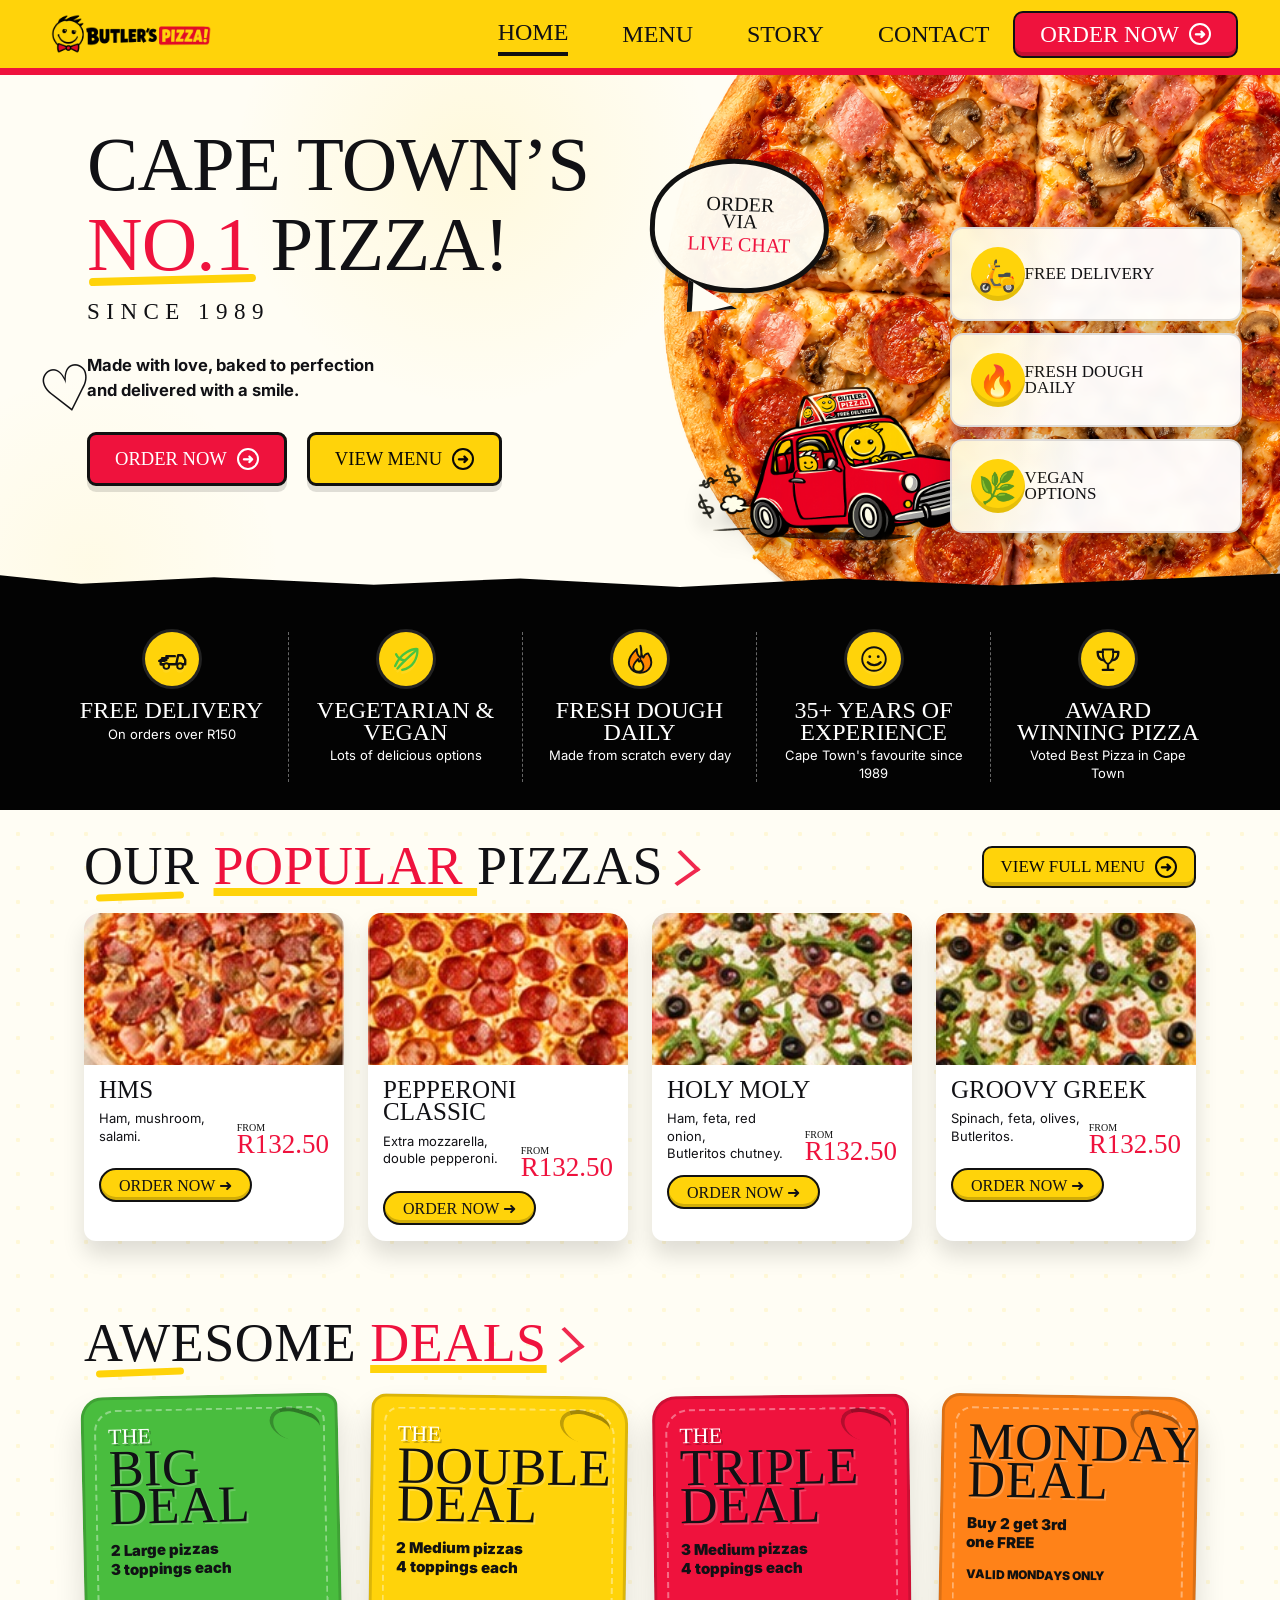
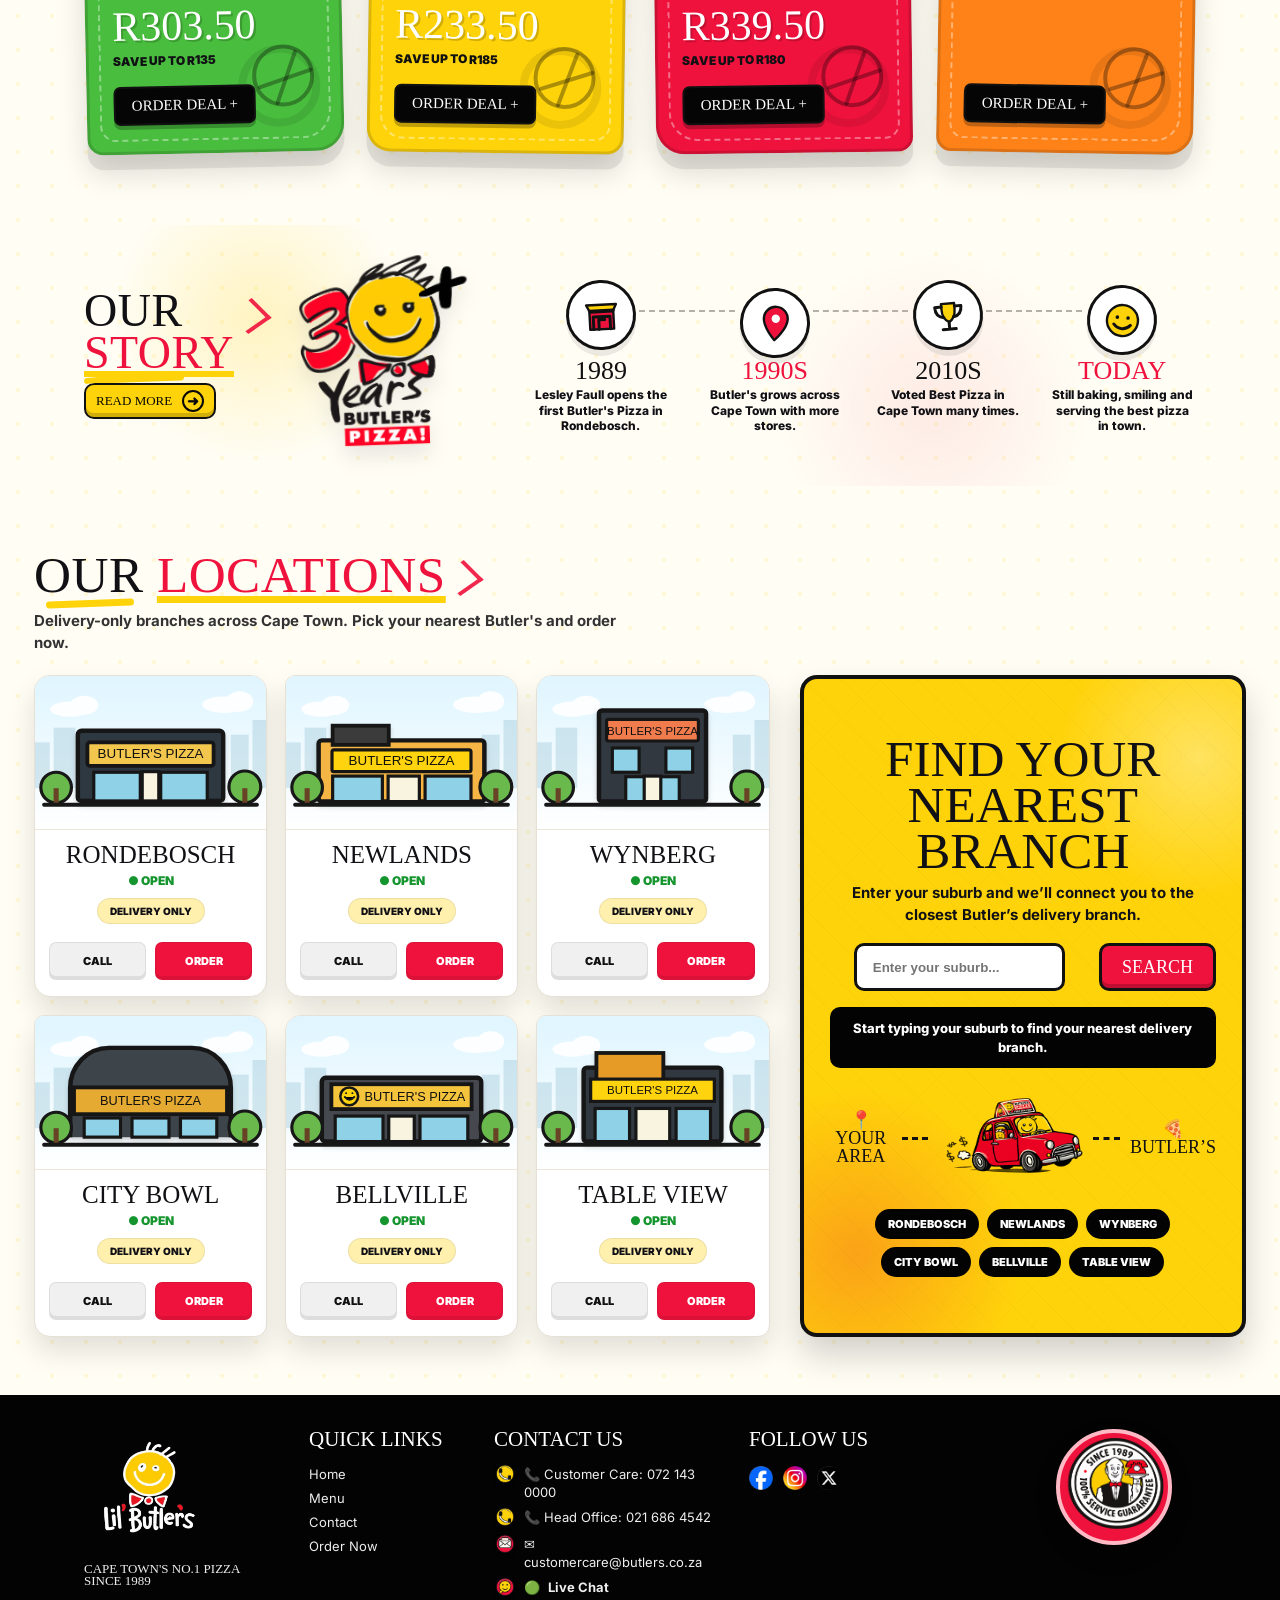
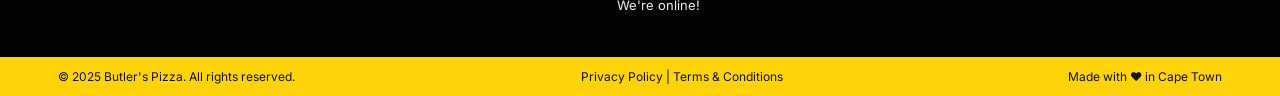
<file: index.html>
<!DOCTYPE html>

<html lang="en">
<head>
<meta charset="utf-8"/>
<meta content="width=device-width, initial-scale=1.0" name="viewport"/>
<title>
   Butler's Pizza
  </title>
<link href="https://fonts.googleapis.com" rel="preconnect"/>
<link crossorigin="" href="https://fonts.gstatic.com" rel="preconnect"/>
<link href="https://fonts.googleapis.com/css2?family=Chewy&amp;family=Inter:wght@500;700;800;900&amp;display=swap" rel="stylesheet"/>
<link href="styles.css" rel="stylesheet"/>
</head>
<body class="home-page">
<header class="site-header">
<a class="brand" href="index.html">
<img alt="Butler's Pizza" src="assets/main-logo.png"/>
</a>
<nav class="main-nav">
<a class="active" href="index.html">
     Home
    </a>
<a href="menu.html">
     Menu
    </a>
<a href="story.html">
     Story
    </a>
<a href="contact.html">
     Contact
    </a>
</nav>
<a class="top-order" href="order-now.html">
    Order Now
    <span class="circle-icon">
     ➜
    </span>
</a>
</header>
<main>
<section aria-labelledby="home-classic-title" class="home-classic-hero">
<div class="home-classic-copy">
<h1 id="home-classic-title">
<span class="home-classic-line">Cape Town’s</span>
<span class="home-classic-line"><strong>No.1</strong> Pizza!</span>
</h1>
<p class="home-classic-since">Since 1989</p>
<p class="home-classic-description">
      Made with love, baked to perfection<br/>
      and delivered with a smile.
    </p>
<div class="home-classic-actions">
<a class="btn red" href="order-now.html">
        Order Now <span class="circle-icon">➜</span>
</a>
<a class="btn yellow" href="menu.html">
        View Menu <span class="circle-icon">➜</span>
</a>
</div>
</div>
<a aria-label="Order via live chat" class="home-classic-chat" href="contact.html">
<span>Order</span>
<span>via</span>
<strong>Live Chat</strong>
</a>
<img alt="Fresh Butler's pizza" class="home-classic-pizza" src="assets/home-hero-pizza.png"/>
<img alt="Butler's Pizza delivery car" class="home-classic-car" src="assets/delivery-car.png"/>
<div aria-label="Butler's Pizza benefits" class="home-classic-badges">
<div class="home-classic-badge">
<span aria-hidden="true" class="home-classic-badge-icon">🛵</span>
<strong>Free Delivery</strong>
</div>
<div class="home-classic-badge">
<span aria-hidden="true" class="home-classic-badge-icon">🔥</span>
<strong>Fresh Dough<br/>Daily</strong>
</div>
<div class="home-classic-badge">
<span aria-hidden="true" class="home-classic-badge-icon">🌿</span>
<strong>Vegan<br/>Options</strong>
</div>
</div>
<span aria-hidden="true" class="home-classic-heart">♡</span>
<span aria-hidden="true" class="home-classic-cloud home-classic-cloud-one"></span>
<span aria-hidden="true" class="home-classic-cloud home-classic-cloud-two"></span>
<span aria-hidden="true" class="home-classic-rays home-classic-rays-left"></span>
<span aria-hidden="true" class="home-classic-rays home-classic-rays-right"></span>
<span aria-hidden="true" class="home-classic-star">☆</span>
</section>
<section class="feature-band">
<article>
<span aria-hidden="true" class="feature-icon feature-svg">
<svg viewbox="0 0 72 72">
<path class="svg-stroke" d="M14 47h31l4-19h9l6 10v9h-7">
</path>
<path class="svg-stroke" d="M20 47h-8v-9h12">
</path>
<circle class="svg-fill yellow" cx="24" cy="51" r="6">
</circle>
<circle class="svg-fill yellow" cx="53" cy="51" r="6">
</circle>
<path class="svg-stroke" d="M24 30h18M15 34h12M9 40h11">
</path>
</svg>
</span>
<h3>
      Free Delivery
     </h3>
<p>
      On orders over R150
     </p>
</article>
<article>
<span aria-hidden="true" class="feature-icon feature-svg">
<svg viewbox="0 0 72 72">
<path class="svg-stroke green" d="M13 51C26 21 51 14 60 15c1 18-8 39-32 44">
</path>
<path class="svg-stroke green" d="M18 56c12-14 24-24 39-38">
</path>
<path class="svg-stroke green" d="M33 39c-9-1-15-6-18-13">
</path>
</svg>
</span>
<h3>
      Vegetarian &amp; Vegan
     </h3>
<p>
      Lots of delicious options
     </p>
</article>
<article>
<span aria-hidden="true" class="feature-icon feature-svg">
<svg viewbox="0 0 72 72">
<path class="svg-fill orange" d="M37 8c5 12-2 17 6 25 3-8 10-9 10-9 7 10 9 19 5 28-4 8-12 13-22 13S18 60 14 51c-5-12 3-25 15-36-1 11 4 15 8 19 4-7 1-15 0-26z">
</path>
<path class="svg-fill yellow" d="M37 38c5 7 8 11 6 17-1 5-5 8-10 8s-10-3-11-8c-2-7 5-13 10-19 0 6 3 8 5 2z">
</path>
</svg>
</span>
<h3>
      Fresh Dough Daily
     </h3>
<p>
      Made from scratch every day
     </p>
</article>
<article>
<span aria-hidden="true" class="feature-icon feature-svg">
<svg viewbox="0 0 72 72">
<circle class="svg-fill yellow" cx="36" cy="36" r="25">
</circle>
<circle class="svg-fill ink" cx="27" cy="31" r="3">
</circle>
<circle class="svg-fill ink" cx="45" cy="31" r="3">
</circle>
<path class="svg-stroke" d="M23 43c7 8 20 8 27 0">
</path>
</svg>
</span>
<h3>
      35+ Years of Experience
     </h3>
<p>
      Cape Town's favourite since 1989
     </p>
</article>
<article>
<span aria-hidden="true" class="feature-icon feature-svg">
<svg viewbox="0 0 72 72">
<path class="svg-fill yellow" d="M25 16h22v9c0 11-5 19-11 22-6-3-11-11-11-22z">
</path>
<path class="svg-stroke" d="M25 21H14c0 12 5 17 14 18M47 21h11c0 12-5 17-14 18M36 47v9M25 59h22">
</path>
</svg>
</span>
<h3>
      Award Winning Pizza
     </h3>
<p>
      Voted Best Pizza in Cape Town
     </p>
</article>
</section>
<section class="section popular-section">
<div class="section-head">
<h2 class="section-title">
      Our
      <span>
       Popular
      </span>
      Pizzas
     </h2>
<a class="btn yellow small" href="menu.html">
      View Full Menu
      <span class="circle-icon">
       ➜
      </span>
</a>
</div>
<div class="pizza-grid">
<article class="pizza-card">
<img src="assets/pizza-hms.jpg"/>
<div class="pizza-body">
<h3>
        HMS
       </h3>
<div class="pizza-info">
<p>
         Ham, mushroom,
         <br/>
         salami.
        </p>
<div class="price">
<span class="from">
          From
         </span>
         R132.50
        </div>
</div>
<div class="card-row">
<a class="order-card" href="order-now.html">
         Order Now ➜
        </a>
</div>
</div>
</article>
<article class="pizza-card">
<img src="assets/pizza-pepperoni.jpg"/>
<div class="pizza-body">
<h3>
        Pepperoni Classic
       </h3>
<div class="pizza-info">
<p>
         Extra mozzarella,
         <br/>
         double pepperoni.
        </p>
<div class="price">
<span class="from">
          From
         </span>
         R132.50
        </div>
</div>
<div class="card-row">
<a class="order-card" href="order-now.html">
         Order Now ➜
        </a>
</div>
</div>
</article>
<article class="pizza-card">
<img src="assets/pizza-holy-moly.jpg"/>
<div class="pizza-body">
<h3>
        Holy Moly
       </h3>
<div class="pizza-info">
<p>
         Ham, feta, red onion,
         <br/>
         Butleritos chutney.
        </p>
<div class="price">
<span class="from">
          From
         </span>
         R132.50
        </div>
</div>
<div class="card-row">
<a class="order-card" href="order-now.html">
         Order Now ➜
        </a>
</div>
</div>
</article>
<article class="pizza-card">
<img src="assets/pizza-groovy-greek.jpg"/>
<div class="pizza-body">
<h3>
        Groovy Greek
       </h3>
<div class="pizza-info">
<p>
         Spinach, feta, olives,
         <br/>
         Butleritos.
        </p>
<div class="price">
<span class="from">
          From
         </span>
         R132.50
        </div>
</div>
<div class="card-row">
<a class="order-card" href="order-now.html">
         Order Now ➜
        </a>
</div>
</div>
</article>
</div>
</section>
<section class="section deals-section">
<div class="section-head">
<h2 class="section-title">
      Awesome
      <span>
       Deals
      </span>
</h2>
</div>
<div class="deal-grid">
<article class="deal-card green-card">
<span aria-hidden="true" class="deal-scribble">
</span>
<small>
       The
      </small>
<h3>
       Big Deal
      </h3>
<p>
       2 Large pizzas
       <br/>
       3 toppings each
      </p>
<strong>
       R303.50
      </strong>
<em>
       Save up to R135
      </em>
<a href="order-now.html">
       Order Deal +
      </a>
<span aria-hidden="true" class="deal-pizza-doodle">
</span>
</article>
<article class="deal-card yellow-card">
<span aria-hidden="true" class="deal-scribble">
</span>
<small>
       The
      </small>
<h3>
       Double Deal
      </h3>
<p>
       2 Medium pizzas
       <br/>
       4 toppings each
      </p>
<strong>
       R233.50
      </strong>
<em>
       Save up to R185
      </em>
<a href="order-now.html">
       Order Deal +
      </a>
<span aria-hidden="true" class="deal-pizza-doodle">
</span>
</article>
<article class="deal-card red-card">
<span aria-hidden="true" class="deal-scribble">
</span>
<small>
       The
      </small>
<h3>
       Triple Deal
      </h3>
<p>
       3 Medium pizzas
       <br/>
       4 toppings each
      </p>
<strong>
       R339.50
      </strong>
<em>
       Save up to R180
      </em>
<a href="order-now.html">
       Order Deal +
      </a>
<span aria-hidden="true" class="deal-pizza-doodle">
</span>
</article>
<article class="deal-card orange-card">
<span aria-hidden="true" class="deal-scribble">
</span>
<h3>
       Monday Deal
      </h3>
<p>
       Buy 2 get 3rd
       <br/>
       one FREE
      </p>
<em>
       Valid Mondays only
      </em>
<a href="order-now.html">
       Order Deal +
      </a>
<span aria-hidden="true" class="deal-pizza-doodle">
</span>
</article>
</div>
</section>
<section class="section story-section">
<div class="story-title">
<h2 class="section-title">
      Our
      <span>
       Story
      </span>
</h2>
<a class="btn yellow tiny" href="story.html">
      Read More
      <span class="circle-icon">
       ➜
      </span>
</a>
</div>
<img alt="30 years" class="story-badge" src="assets/logo-30-years-trim.png"/>
<div class="timeline">
<article>
<div aria-hidden="true" class="icon timeline-icon">
<svg viewbox="0 0 72 72">
<path class="svg-fill red" d="M16 28h40v31H16z">
</path>
<path class="svg-fill yellow" d="M11 18h50l-6 12H17z">
</path>
<path class="svg-stroke" d="M22 59V38h28v21M31 59V43h10M16 28h40">
</path>
</svg>
</div>
<h3>
       1989
      </h3>
<p>
       Lesley Faull opens the first Butler's Pizza in Rondebosch.
      </p>
</article>
<article>
<div aria-hidden="true" class="icon timeline-icon">
<svg viewbox="0 0 72 72">
<path class="svg-fill red" d="M36 8c-11 0-20 9-20 20 0 16 20 36 20 36s20-20 20-36C56 17 47 8 36 8z">
</path>
<circle class="svg-fill white" cx="36" cy="28" r="7">
</circle>
</svg>
</div>
<h3>
       1990s
      </h3>
<p>
       Butler's grows across Cape Town with more stores.
      </p>
</article>
<article>
<div aria-hidden="true" class="icon timeline-icon">
<svg viewbox="0 0 72 72">
<path class="svg-fill yellow" d="M25 16h22v9c0 11-5 19-11 22-6-3-11-11-11-22z">
</path>
<path class="svg-stroke" d="M25 21H14c0 12 5 17 14 18M47 21h11c0 12-5 17-14 18M36 47v9M25 59h22">
</path>
</svg>
</div>
<h3>
       2010s
      </h3>
<p>
       Voted Best Pizza in Cape Town many times.
      </p>
</article>
<article>
<div aria-hidden="true" class="icon timeline-icon">
<svg viewbox="0 0 72 72">
<circle class="svg-fill yellow" cx="36" cy="36" r="26">
</circle>
<circle class="svg-fill ink" cx="27" cy="31" r="3">
</circle>
<circle class="svg-fill ink" cx="45" cy="31" r="3">
</circle>
<path class="svg-stroke" d="M22 43c8 9 20 9 28 0">
</path>
</svg>
</div>
<h3>
       Today
      </h3>
<p>
       Still baking, smiling and serving the best pizza in town.
      </p>
</article>
</div>
</section>
<section class="section locations-section">
<div class="section-head">
<div>
<h2 class="section-title">
       Our
       <span>
        Locations
       </span>
</h2>
<p class="locations-subtitle">
       Delivery-only branches across Cape Town. Pick your nearest Butler's and order now.
      </p>
</div>
</div>
<div class="delivery-map-layout">
<div class="locations">
<article class="loc-card">
<div class="branch-card-visual">
<img src="assets/branches/branch-rondebosch.svg" alt="Rondebosch Butler's Pizza branch"/>
</div>
<h3>
        Rondebosch
       </h3>
<p>
        ● Open
       </p>
<span class="delivery-only">
        Delivery Only
       </span>
<div class="loc-actions">
<a href="tel:+27216869007">
         Call
        </a>
<a href="order-now.html">
         Order
        </a>
</div>
</article>
<article class="loc-card">
<div class="branch-card-visual">
<img src="assets/branches/branch-newlands.svg" alt="Newlands Butler's Pizza branch"/>
</div>
<h3>
        Newlands
       </h3>
<p>
        ● Open
       </p>
<span class="delivery-only">
        Delivery Only
       </span>
<div class="loc-actions">
<a href="tel:+27216863333">
         Call
        </a>
<a href="order-now.html">
         Order
        </a>
</div>
</article>
<article class="loc-card">
<div class="branch-card-visual">
<img src="assets/branches/branch-wynberg.svg" alt="Wynberg Butler's Pizza branch"/>
</div>
<h3>
        Wynberg
       </h3>
<p>
        ● Open
       </p>
<span class="delivery-only">
        Delivery Only
       </span>
<div class="loc-actions">
<a href="tel:+27217979980">
         Call
        </a>
<a href="order-now.html">
         Order
        </a>
</div>
</article>
<article class="loc-card">
<div class="branch-card-visual">
<img src="assets/branches/branch-city-bowl.svg" alt="City Bowl Butler's Pizza branch"/>
</div>
<h3>
        City Bowl
       </h3>
<p>
        ● Open
       </p>
<span class="delivery-only">
        Delivery Only
       </span>
<div class="loc-actions">
<a href="tel:+27214623344">
         Call
        </a>
<a href="order-now.html">
         Order
        </a>
</div>
</article>
<article class="loc-card">
<div class="branch-card-visual">
<img src="assets/branches/branch-bellville.svg" alt="Bellville Butler's Pizza branch"/>
</div>
<h3>
        Bellville
       </h3>
<p>
        ● Open
       </p>
<span class="delivery-only">
        Delivery Only
       </span>
<div class="loc-actions">
<a href="tel:+27219488888">
         Call
        </a>
<a href="order-now.html">
         Order
        </a>
</div>
</article>
<article class="loc-card">
<div class="branch-card-visual">
<img src="assets/branches/branch-table-view.svg" alt="Table View Butler's Pizza branch"/>
</div>
<h3>
        Table View
       </h3>
<p>
        ● Open
       </p>
<span class="delivery-only">
        Delivery Only
       </span>
<div class="loc-actions">
<a href="tel:+27215578899">
         Call
        </a>
<a href="order-now.html">
         Order
        </a>
</div>
</article>
</div>
<div class="delivery-panel">
<div class="delivery-panel-content">
<h3>
        Find Your Nearest Branch
       </h3>
<p>
        Enter your suburb and we’ll connect you to the closest Butler’s delivery branch.
       </p>
<form class="branch-search" id="branchSearchForm">
<div class="suburb-field">
<input autocomplete="off" id="suburbInput" placeholder="Enter your suburb..." type="text"/>
<div class="suburb-suggestions" id="suburbSuggestions">
</div>
</div>
<button type="submit">
         Search
        </button>
</form>
<div class="branch-result" id="branchResult">
        Start typing your suburb to find your nearest delivery branch.
       </div>
<div class="delivery-route">
<span>
         📍 Your Area
        </span>
<span class="route-line">
</span>
<img alt="Delivery car" src="assets/delivery-car-trim.png"/>
<span class="route-line">
</span>
<span>
         🍕 Butler’s
        </span>
</div>
<div class="branch-tags">
<span>
         Rondebosch
        </span>
<span>
         Newlands
        </span>
<span>
         Wynberg
        </span>
<span>
         City Bowl
        </span>
<span>
         Bellville
        </span>
<span>
         Table View
        </span>
</div>
</div>
</div>
</div>
</section>
</main>
<footer class="site-footer">
<div class="footer-inner">
<div class="footer-logo">
<img src="assets/logo-lil-butlers1.png">
<p>
      Cape Town's No.1 Pizza
      <br/>
      Since 1989
     </p>
</div>
<div>
<h3>
      Quick Links
     </h3>
<a href="index.html">
      Home
     </a>
<a href="menu.html">
      Menu
     </a>
<a href="contact.html">
      Contact
     </a>
<a href="order-now.html">
      Order Now
     </a>
</div>
<div>
<h3>
      Contact Us
     </h3>
<p class="footer-contact-line"><img alt="" aria-hidden="true" class="inline-contact-icon" src="assets/phone.png"/>
      📞 Customer Care: 072 143 0000
     </p>
<p class="footer-contact-line"><img alt="" aria-hidden="true" class="inline-contact-icon" src="assets/phone.png"/>
      📞 Head Office: 021 686 4542
     </p>
<p class="footer-contact-line"><img alt="" aria-hidden="true" class="inline-contact-icon" src="assets/email.png"/>
      ✉ customercare@butlers.co.za
     </p>
<p class="footer-contact-line"><img alt="" aria-hidden="true" class="inline-contact-icon" src="assets/live-chat.png"/>
      🟢
      <b>
       Live Chat
      </b>
<br/>
      We're online!
     </p>
</div>
<div>
<h3>
      Follow Us
     </h3>
<div class="socials"><a aria-label="Facebook" href="https://www.facebook.com/butlerspizzaOG" rel="noopener noreferrer" target="_blank"><img alt="Facebook" src="assets/facebook.png"/></a><a aria-label="Instagram" href="https://www.instagram.com/butlerspizzaog?utm_source=ig_web_button_share_sheet&amp;igsh=ZDNlZDc0MzIxNw==" rel="noopener noreferrer" target="_blank"><img alt="Instagram" src="assets/instagram.png"/></a><a aria-label="X" href="https://x.com/ButlersPizzaSA?s=20" rel="noopener noreferrer" target="_blank"><img alt="X" src="assets/x.png"/></a></div>
</div>
<a class="floating-order" href="order-now.html" aria-label="Order now">
    <img
        src="assets/service-guarantee.png"
        alt="Butler's Pizza service guarantee">
</a>
</div>
<div class="legal">
<span>
     © 2025 Butler's Pizza. All rights reserved.
    </span>
<span>
     Privacy Policy | Terms &amp; Conditions
    </span>
<span>
     Made with ❤ in Cape Town
    </span>
</div>
</footer>
<script src="script.js"></script>
</body>
</html>
</file>
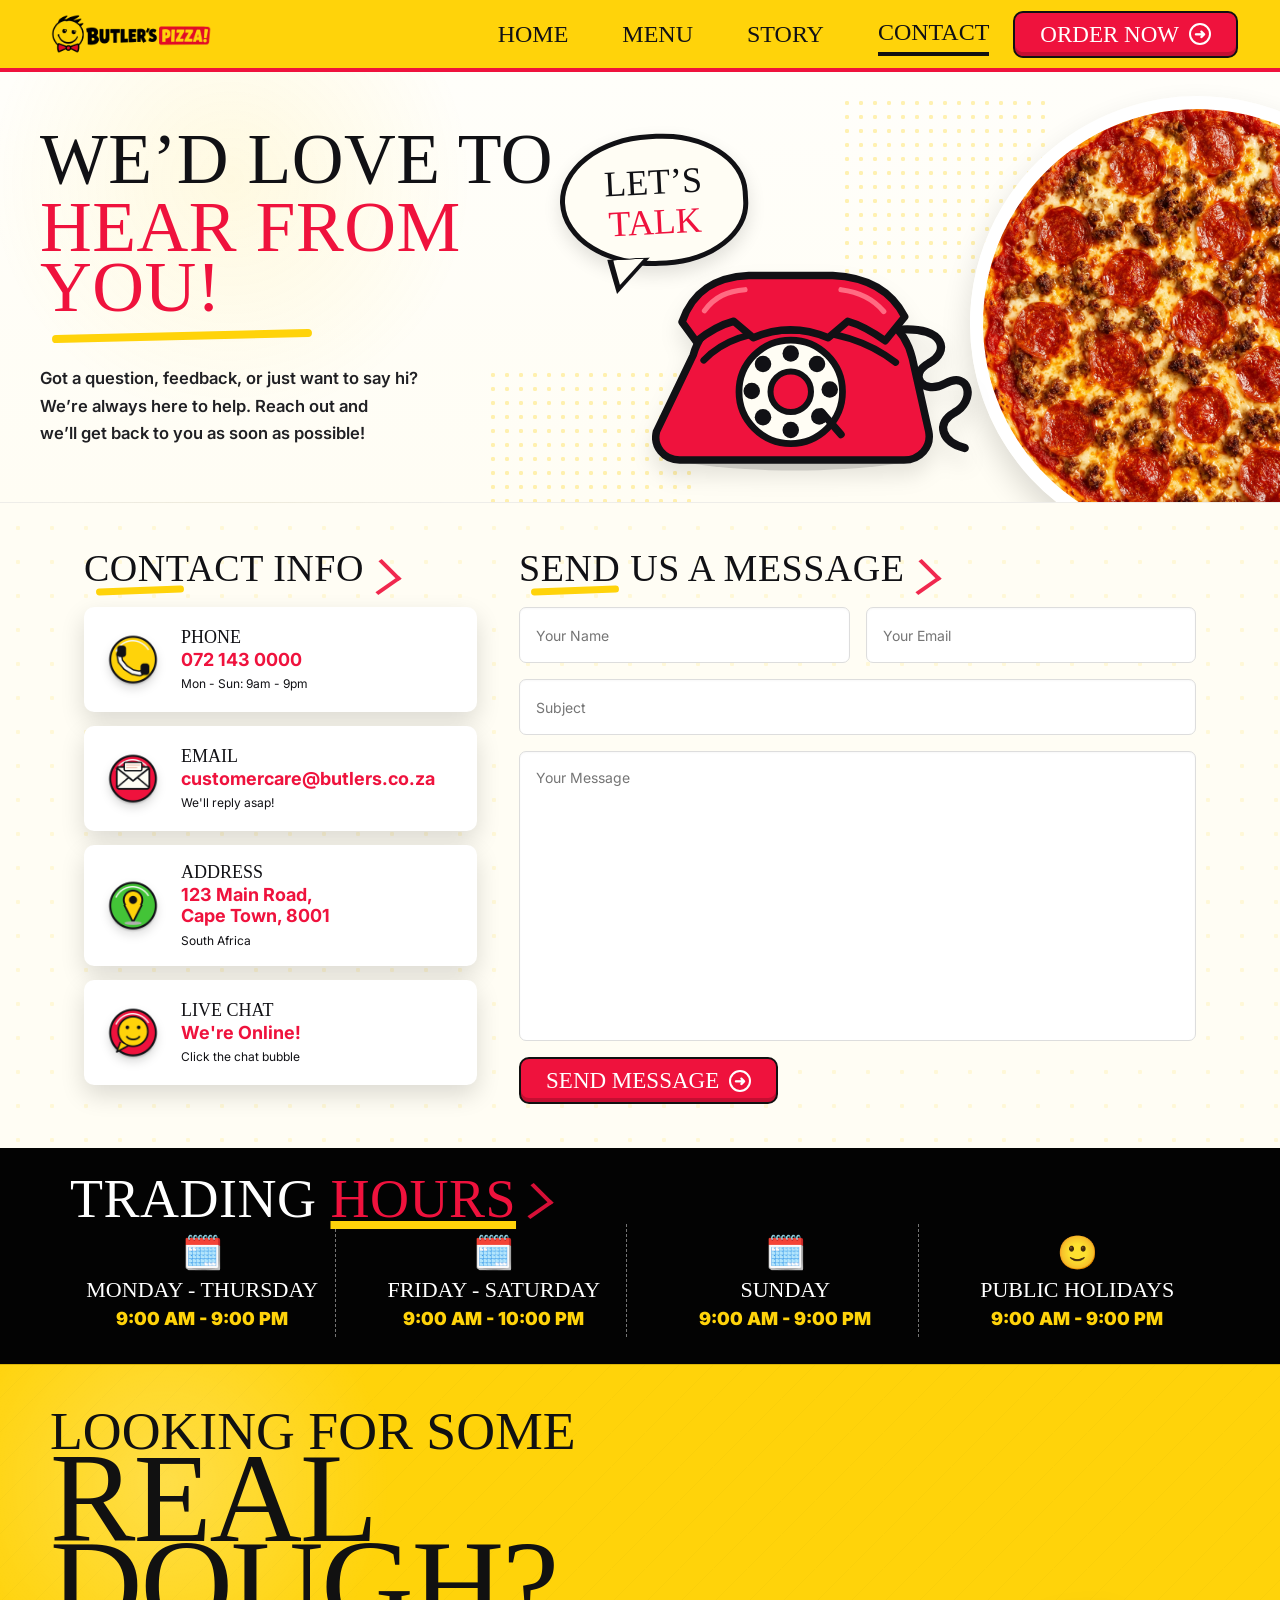
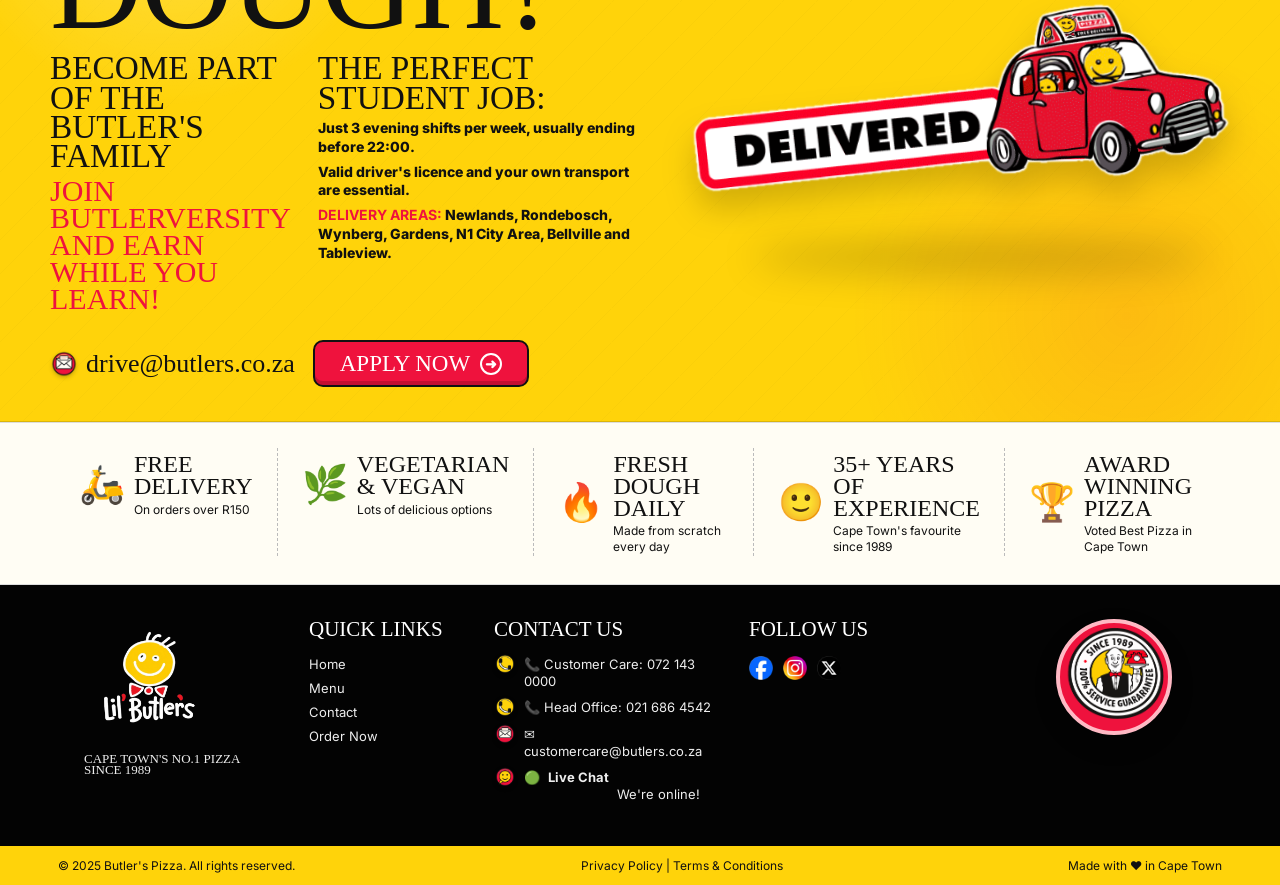
<file: contact.html>
<!DOCTYPE html>

<html lang="en">
<head>
<meta charset="utf-8"/>
<meta content="width=device-width, initial-scale=1.0" name="viewport"/>
<title>
   Butler's Pizza | Contact
  </title>
<link href="https://fonts.googleapis.com" rel="preconnect"/>
<link crossorigin="" href="https://fonts.gstatic.com" rel="preconnect"/>
<link href="https://fonts.googleapis.com/css2?family=Chewy&amp;family=Inter:wght@500;700;800;900&amp;display=swap" rel="stylesheet"/>
<link href="styles.css" rel="stylesheet"/>
</head>
<body class="contact-page">
<header class="site-header">
<a class="brand" href="index.html">
<img alt="Butler's Pizza" src="assets/main-logo.png"/>
</a>
<nav class="main-nav">
<a class="" href="index.html">
     Home
    </a>
<a class="" href="menu.html">
     Menu
    </a>
<a class="" href="story.html">
     Story
    </a>
<a class="active" href="contact.html">
     Contact
    </a>
</nav>
<a class="top-order" href="order-now.html">
    Order Now
    <span class="circle-icon">
     ➜
    </span>
</a>
</header>
<main>
<section aria-labelledby="contact-hero-title" class="contact-redesign-hero">
<div aria-hidden="true" class="contact-redesign-dots contact-redesign-dots-one"></div>
<div aria-hidden="true" class="contact-redesign-dots contact-redesign-dots-two"></div>
<div class="contact-redesign-inner">
<div class="contact-redesign-copy">
<span aria-hidden="true" class="contact-redesign-rays contact-redesign-rays-yellow">
<i></i><i></i><i></i>
</span>
<h1 id="contact-hero-title">
<span>We’d Love To</span>
<strong>Hear From You!</strong>
</h1>
<span aria-hidden="true" class="contact-redesign-underline"></span>
<p>
        Got a question, feedback, or just want to say hi?<br/>
        We’re always here to help. Reach out and<br/>
        we’ll get back to you as soon as possible!
      </p>
</div>
<div aria-hidden="true" class="contact-redesign-art">
<div class="contact-redesign-bubble">
<span>Let’s</span>
<strong>Talk</strong>
</div>
<span class="contact-redesign-rays contact-redesign-rays-red">
<i></i><i></i><i></i>
</span>
<svg aria-label="Red telephone illustration" class="contact-redesign-phone" role="img" viewBox="0 0 520 350" xmlns="http://www.w3.org/2000/svg">
<ellipse cx="270" cy="305" fill="rgba(0,0,0,.14)" rx="175" ry="25"></ellipse>
<path d="M135 176C145 137 184 113 230 109H337C384 113 417 139 427 180L449 278C453 299 437 316 416 316H117C96 316 81 298 86 278Z" fill="#ef123d" stroke="#111115" stroke-linejoin="round" stroke-width="10"></path>
<path d="M149 183C174 156 213 143 266 143C320 143 367 156 405 186" fill="none" stroke="#111115" stroke-linecap="round" stroke-width="9"></path>
<path d="M120 132C135 89 166 72 209 70H321C364 72 398 88 417 125L391 157C374 145 359 136 341 131L315 153C282 139 247 139 215 153L189 131C170 136 155 145 139 158Z" fill="#ef123d" stroke="#111115" stroke-linejoin="round" stroke-width="10"></path>
<path d="M150 117C164 98 181 91 204 89M332 89C356 92 374 100 389 118" fill="none" stroke="#ff6b82" stroke-linecap="round" stroke-width="7"></path>
<circle cx="265" cy="225" fill="#fffdf4" r="69" stroke="#111115" stroke-width="9"></circle>
<circle cx="265" cy="225" fill="#ef123d" r="27" stroke="#111115" stroke-width="8"></circle>
<g fill="#111115">
<circle cx="265" cy="174" r="11"></circle><circle cx="300" cy="188" r="11"></circle><circle cx="317" cy="222" r="11"></circle><circle cx="303" cy="258" r="11"></circle>
<circle cx="265" cy="276" r="11"></circle><circle cx="228" cy="259" r="11"></circle><circle cx="213" cy="224" r="11"></circle><circle cx="228" cy="188" r="11"></circle>
</g>
<path d="M306 252L332 282" fill="none" stroke="#111115" stroke-linecap="round" stroke-width="10"></path>
<path d="M411 142C470 138 478 172 449 187C420 203 442 230 471 214C504 196 512 238 483 253C458 267 466 292 497 300" fill="none" stroke="#111115" stroke-linecap="round" stroke-width="11"></path>
</svg>
</div>
</div>
<div aria-hidden="true" class="contact-redesign-pizza-wrap">
<img alt="Delicious pizza" src="assets/pizza 1.png"/>
</div>
<span aria-hidden="true" class="contact-redesign-cloud"></span>
</section>
<section class="section contact-section">
<div class="contact-layout">
<div class="contact-info-panel">
<h2 class="section-title contact-panel-title">Contact Info</h2>
<div class="contact-card">
<div class="round"><img alt="" aria-hidden="true" class="contact-icon-img" src="assets/phone.png"/></div>
<div>
<h3>Phone</h3>
<strong>072 143 0000</strong>
<p>Mon - Sun: 9am - 9pm</p>
</div>
</div>
<div class="contact-card">
<div class="round"><img alt="" aria-hidden="true" class="contact-icon-img" src="assets/email.png"/></div>
<div>
<h3>Email</h3>
<strong>customercare@butlers.co.za</strong>
<p>We'll reply asap!</p>
</div>
</div>
<div class="contact-card">
<div class="round"><img alt="" aria-hidden="true" class="contact-icon-img" src="assets/location.png"/></div>
<div>
<h3>Address</h3>
<strong>123 Main Road,<br/>Cape Town, 8001</strong>
<p>South Africa</p>
</div>
</div>
<div class="contact-card">
<div class="round"><img alt="" aria-hidden="true" class="contact-icon-img" src="assets/live-chat.png"/></div>
<div>
<h3>Live Chat</h3>
<strong>We're Online!</strong>
<p>Click the chat bubble</p>
</div>
</div>
</div>
<div class="contact-form-panel">
<h2 class="section-title contact-panel-title">Send Us A Message</h2>
<form class="form-grid">
<input aria-label="Your name" placeholder="Your Name" type="text"/>
<input aria-label="Your email" placeholder="Your Email" type="email"/>
<input aria-label="Subject" class="wide" placeholder="Subject" type="text"/>
<textarea aria-label="Your message" class="wide" placeholder="Your Message"></textarea>
<button class="btn red" type="button">
          Send Message
          <span class="circle-icon">➜</span>
</button>
</form>
</div>
</div>
</section>
<section class="hours-band">
<div class="hours-inner">
<h2 class="section-title">
      Trading
      <span>
       Hours
      </span>
</h2>
<div class="hours-grid">
<article class="hours-card">
<div class="emoji">
        🗓️
       </div>
<h3>
        Monday - Thursday
       </h3>
<p>
        9:00 AM - 9:00 PM
       </p>
</article>
<article class="hours-card">
<div class="emoji">
        🗓️
       </div>
<h3>
        Friday - Saturday
       </h3>
<p>
        9:00 AM - 10:00 PM
       </p>
</article>
<article class="hours-card">
<div class="emoji">
        🗓️
       </div>
<h3>
        Sunday
       </h3>
<p>
        9:00 AM - 9:00 PM
       </p>
</article>
<article class="hours-card">
<div class="emoji">
        🙂
       </div>
<h3>
        Public Holidays
       </h3>
<p>
        9:00 AM - 9:00 PM
       </p>
</article>
</div>
</div>
</section>
<section aria-labelledby="recruitment-title" class="recruitment-banner">
<div class="recruitment-inner">
<div class="recruitment-copy">
<p class="recruitment-kicker">Looking for some</p>
<h2 id="recruitment-title">Real<br/>Dough?</h2>
<div class="recruitment-details">
<div class="recruitment-family">
<h3>Become part of the Butler's family</h3>
<p>Join Butlerversity and earn while you learn!</p>
</div>
<div class="recruitment-job">
<h3>The perfect student job:</h3>
<p>Just 3 evening shifts per week, usually ending before 22:00.</p>
<p>Valid driver's licence and your own transport are essential.</p>
<p><strong>Delivery areas:</strong> Newlands, Rondebosch, Wynberg, Gardens, N1 City Area, Bellville and Tableview.</p>
</div>
</div>
<div class="recruitment-actions">
<a class="recruitment-email" href="mailto:drive@butlers.co.za"><img alt="" aria-hidden="true" class="inline-contact-icon" src="assets/email.png"/>drive@butlers.co.za</a>
<a class="btn red recruitment-apply" href="https://mail.google.com/mail/?view=cm&amp;fs=1&amp;to=drive@butlers.co.za&amp;su=Butler%27s%20Pizza%20Driver%20Application" rel="noopener noreferrer" target="_blank">Apply Now <span class="circle-icon">➜</span></a>
</div>
</div>
<div class="recruitment-visual">
<img alt="Butler's Pizza delivery car" src="assets/delivered-car.png"/>
</div>
</div>
</section>
<section class="feature-band light">
<article>
<span class="feature-icon">
      🛵
     </span>
<div>
<h3>
       Free Delivery
      </h3>
<p>
       On orders over R150
      </p>
</div>
</article>
<article>
<span class="feature-icon">
      🌿
     </span>
<div>
<h3>
       Vegetarian &amp; Vegan
      </h3>
<p>
       Lots of delicious options
      </p>
</div>
</article>
<article>
<span class="feature-icon">
      🔥
     </span>
<div>
<h3>
       Fresh Dough Daily
      </h3>
<p>
       Made from scratch every day
      </p>
</div>
</article>
<article>
<span class="feature-icon">
      🙂
     </span>
<div>
<h3>
       35+ Years of Experience
      </h3>
<p>
       Cape Town's favourite since 1989
      </p>
</div>
</article>
<article>
<span class="feature-icon">
      🏆
     </span>
<div>
<h3>
       Award Winning Pizza
      </h3>
<p>
       Voted Best Pizza in Cape Town
      </p>
</div>
</article>
</section>
</main>
<footer class="site-footer">
<div class="footer-inner">
<div class="footer-logo">
<img src="assets/logo-lil-butlers1.png">
<p>
      Cape Town's No.1 Pizza
      <br>
      Since 1989
     </br></p>
</img></div>
<div>
<h3>
      Quick Links
     </h3>
<a href="index.html">
      Home
     </a>
<a href="menu.html">
      Menu
     </a>
<a href="contact.html">
      Contact
     </a>
<a href="order-now.html">
      Order Now
     </a>
</div>
<div>
<h3>
      Contact Us
     </h3>
<p class="footer-contact-line"><img alt="" aria-hidden="true" class="inline-contact-icon" src="assets/phone.png"/>
      📞 Customer Care: 072 143 0000
     </p>
<p class="footer-contact-line"><img alt="" aria-hidden="true" class="inline-contact-icon" src="assets/phone.png"/>
      📞 Head Office: 021 686 4542
     </p>
<p class="footer-contact-line"><img alt="" aria-hidden="true" class="inline-contact-icon" src="assets/email.png"/>
      ✉ customercare@butlers.co.za
     </p>
<p class="footer-contact-line"><img alt="" aria-hidden="true" class="inline-contact-icon" src="assets/live-chat.png"/>
      🟢
      <b>
       Live Chat
      </b>
<br>
      We're online!
     </br></p>
</div>
<div>
<h3>
      Follow Us
     </h3>
<div class="socials"><a aria-label="Facebook" href="https://www.facebook.com/butlerspizzaOG" rel="noopener noreferrer" target="_blank"><img alt="Facebook" src="assets/facebook.png"/></a><a aria-label="Instagram" href="https://www.instagram.com/butlerspizzaog?utm_source=ig_web_button_share_sheet&amp;igsh=ZDNlZDc0MzIxNw==" rel="noopener noreferrer" target="_blank"><img alt="Instagram" src="assets/instagram.png"/></a><a aria-label="X" href="https://x.com/ButlersPizzaSA?s=20" rel="noopener noreferrer" target="_blank"><img alt="X" src="assets/x.png"/></a></div>
<p>
</p></div>
<a class="floating-order" href="order-now.html" aria-label="Order now">
    <img
        src="assets/service-guarantee.png"
        alt="Butler's Pizza service guarantee">
</a>
</div>
<div class="legal">
<span>
     © 2025 Butler's Pizza. All rights reserved.
    </span>
<span>
     Privacy Policy | Terms &amp; Conditions
    </span>
<span>
     Made with ❤ in Cape Town
    </span>
</div>
</footer>
<script src="script.js"></script>
</body>
</html>
</file>
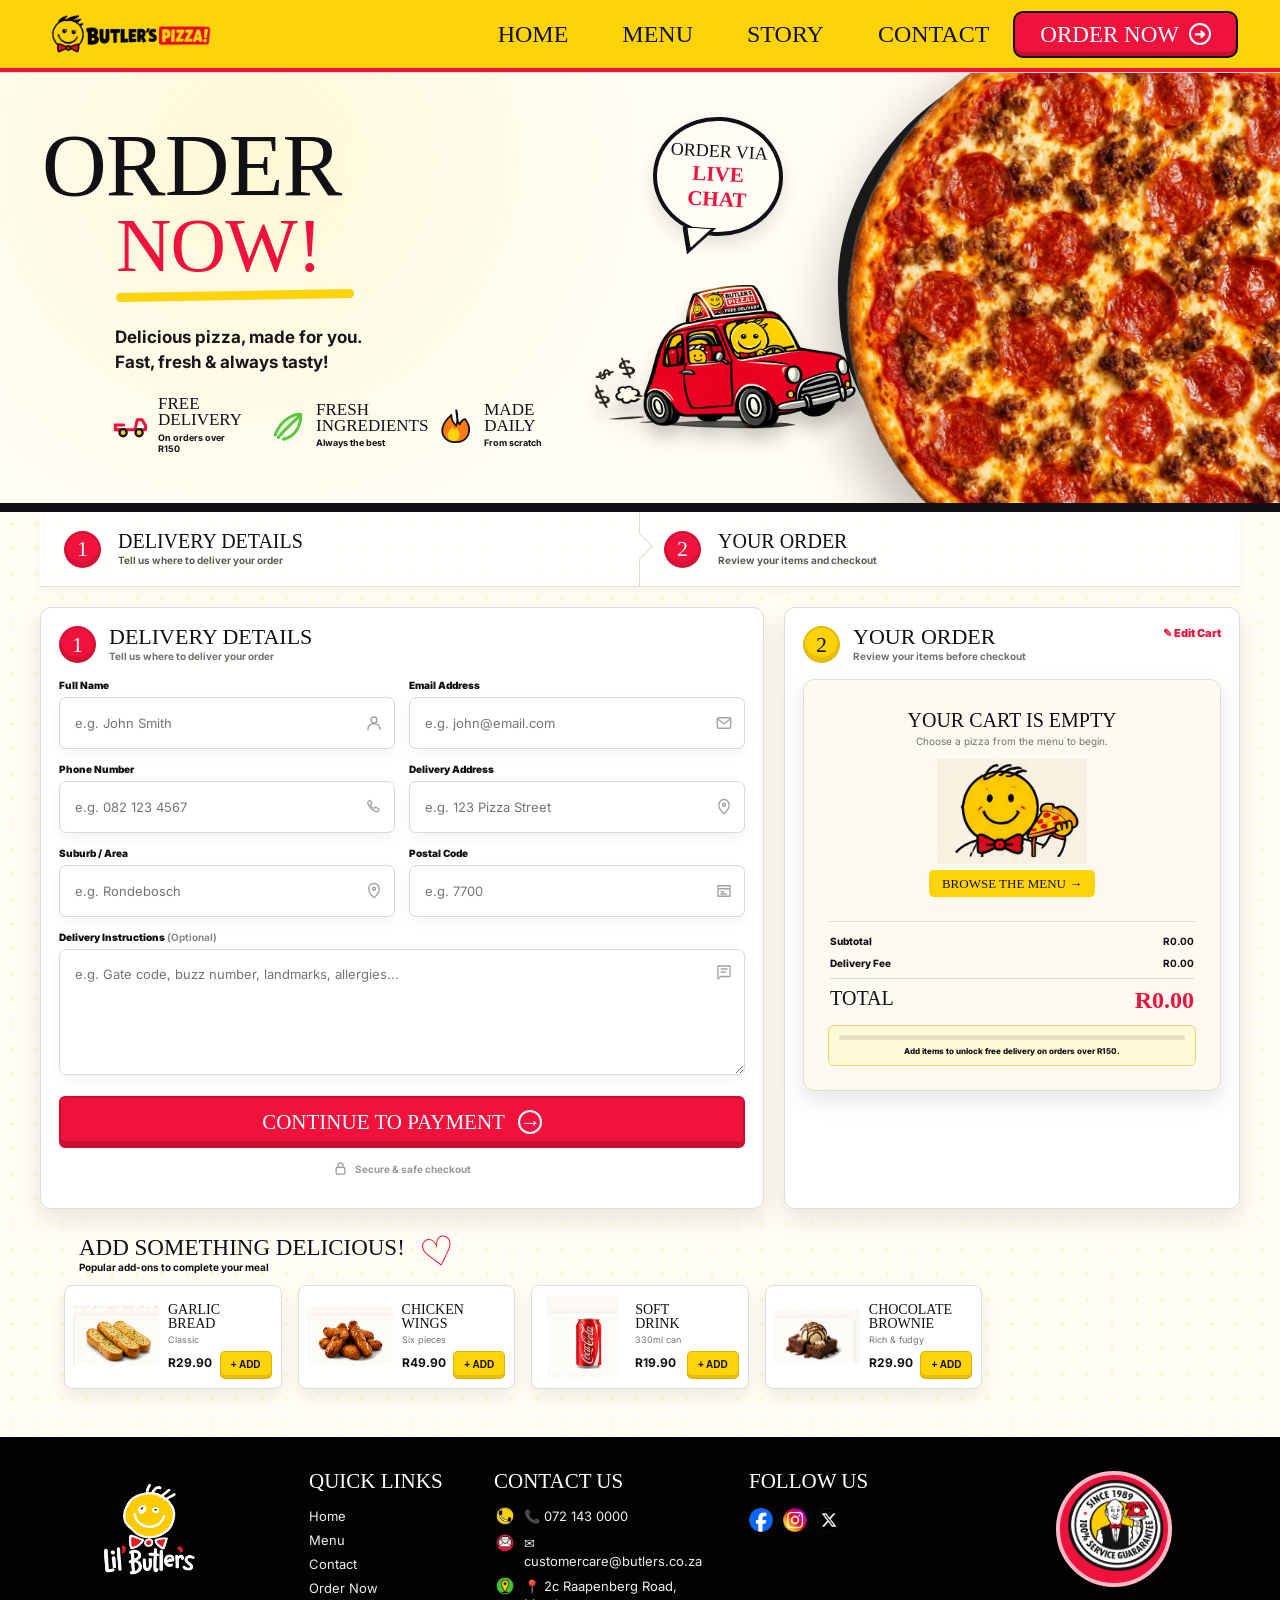
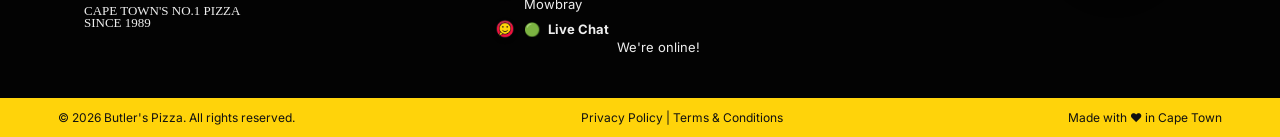
<file: order-now.html>
<!DOCTYPE html>

<html lang="en">
<head>
<meta charset="utf-8"/>
<meta content="width=device-width, initial-scale=1.0" name="viewport"/>
<title>
   Butler's Pizza | Order Now
  </title>
<link href="https://fonts.googleapis.com" rel="preconnect"/>
<link crossorigin="" href="https://fonts.gstatic.com" rel="preconnect"/>
<link href="https://fonts.googleapis.com/css2?family=Chewy&amp;family=Inter:wght@500;700;800;900&amp;display=swap" rel="stylesheet"/>
<link href="styles.css" rel="stylesheet"/>
</head>
<body class="order-page">
<header class="site-header">
<a class="brand" href="index.html">
<img alt="Butler's Pizza" src="assets/main-logo.png"/>
</a>
<nav class="main-nav">
<a class="" href="index.html">
     Home
    </a>
<a class="" href="menu.html">
     Menu
    </a>
<a class="" href="story.html">
     Story
    </a>
<a class="" href="contact.html">
     Contact
    </a>
</nav>
<a class="top-order active" href="order-now.html">
    Order Now
    <span class="circle-icon">
     ➜
    </span>
</a>
</header>
<main class="order-pro-main">
<section class="order-pro-hero" aria-labelledby="order-pro-title">
  <div class="order-pro-hero-inner">
    <div class="order-pro-hero-copy">

      <h1 id="order-pro-title">
        <span>Order</span>
        <strong>Now!</strong>
      </h1>

      <span class="order-pro-title-line" aria-hidden="true"></span>

      <p>Delicious pizza, made for you.<br>Fast, fresh &amp; always tasty!</p>

      <div class="order-pro-benefits" aria-label="Order benefits">
        <article>
          <span class="order-pro-mini-icon pink" aria-hidden="true">
            <svg viewBox="0 0 64 64">
              <path d="M11 40h31l4-17h8l6 10v7h-7" fill="none" stroke="currentColor" stroke-width="5" stroke-linecap="round" stroke-linejoin="round"/>
              <path d="M18 40H9v-8h14" fill="none" stroke="currentColor" stroke-width="5" stroke-linecap="round"/>
              <circle cx="22" cy="45" r="6" fill="#ffd30a" stroke="#111" stroke-width="4"/>
              <circle cx="49" cy="45" r="6" fill="#ffd30a" stroke="#111" stroke-width="4"/>
            </svg>
          </span>
          <div><strong>Free Delivery</strong><small>On orders over R150</small></div>
        </article>

        <article>
          <span class="order-pro-mini-icon green" aria-hidden="true">
            <svg viewBox="0 0 64 64">
              <path d="M12 49C22 21 46 13 55 14c1 18-8 37-29 42" fill="none" stroke="currentColor" stroke-width="5" stroke-linecap="round" stroke-linejoin="round"/>
              <path d="M17 53c11-13 22-23 36-36" fill="none" stroke="currentColor" stroke-width="5" stroke-linecap="round"/>
            </svg>
          </span>
          <div><strong>Fresh Ingredients</strong><small>Always the best</small></div>
        </article>

        <article>
          <span class="order-pro-mini-icon orange" aria-hidden="true">
            <svg viewBox="0 0 64 64">
              <path d="M34 7c5 11-2 16 6 24 3-8 9-9 9-9 7 9 9 18 5 27-4 8-11 12-21 12S16 57 12 49c-5-12 3-24 14-34-1 10 4 14 8 18 4-7 1-14 0-26Z" fill="currentColor" stroke="#111" stroke-width="3" stroke-linejoin="round"/>
              <path d="M34 37c5 6 7 10 5 15-1 4-4 7-9 7s-9-3-10-7c-2-6 4-12 9-17 0 5 3 7 5 2Z" fill="#ffd30a"/>
            </svg>
          </span>
          <div><strong>Made Daily</strong><small>From scratch</small></div>
        </article>
      </div>
    </div>

    <div class="order-pro-delivery-art">
      <a class="order-pro-chat-bubble" href="contact.html" aria-label="Order using live chat">
        <span>Order via</span>
        <strong>Live Chat</strong>
      </a>
      <img src="assets/delivery-car.png" alt="Butler's Pizza delivery car">
    </div>
  </div>

  <div class="order-pro-pizza-stage" aria-hidden="true">
    <span class="order-pro-pizza-brush"></span>
    <img src="assets/pizza-transparent.png" alt="">
  </div>
</section>

<section class="order-pro-checkout" aria-label="Place your Butler's Pizza order">
  <div class="order-pro-step-strip order-pro-step-strip-delivery-only">
    <article>
      <span class="order-pro-step-number red">1</span>
      <div><strong>Delivery Details</strong><small>Tell us where to deliver your order</small></div>
    </article>
    <article>
      <span class="order-pro-step-number red">2</span>
      <div><strong>Your Order</strong><small>Review your items and checkout</small></div>
    </article>
  </div>

  <div class="order-pro-checkout-grid order-pro-checkout-grid-delivery-only">

    <section class="order-pro-panel order-pro-details-panel" aria-labelledby="delivery-details-title">
      <div class="order-pro-panel-heading">
        <span class="order-pro-step-number red">1</span>
        <div>
          <h2 id="delivery-details-title">Delivery Details</h2>
          <p id="orderDetailsPanelHelp">Tell us where to deliver your order</p>
        </div>
      </div>

      <form class="order-redesign-form order-pro-form" id="orderCheckoutForm" novalidate>
        <label class="order-pro-field">
          <span>Full Name</span>
          <span class="order-pro-input">
            <input name="name" type="text" placeholder="e.g. John Smith" autocomplete="name" required>
            <svg viewBox="0 0 24 24" aria-hidden="true"><circle cx="12" cy="8" r="4"/><path d="M4 21c0-5 3-8 8-8s8 3 8 8"/></svg>
          </span>
        </label>

        <label class="order-pro-field">
          <span>Email Address</span>
          <span class="order-pro-input">
            <input name="email" type="email" placeholder="e.g. john@email.com" autocomplete="email" required>
            <svg viewBox="0 0 24 24" aria-hidden="true"><rect x="3" y="5" width="18" height="14" rx="2"/><path d="m4 7 8 6 8-6"/></svg>
          </span>
        </label>

        <label class="order-pro-field">
          <span>Phone Number</span>
          <span class="order-pro-input">
            <input name="phone" type="tel" placeholder="e.g. 082 123 4567" autocomplete="tel" required>
            <svg viewBox="0 0 24 24" aria-hidden="true"><path d="M7 3 4 5c-1 1 0 5 4 9s8 5 9 4l2-3-5-3-2 2c-2-1-4-3-5-5l2-2-2-4Z"/></svg>
          </span>
        </label>

        <label class="order-pro-field order-pro-delivery-field">
          <span>Delivery Address</span>
          <span class="order-pro-input">
            <input name="address" type="text" placeholder="e.g. 123 Pizza Street" autocomplete="street-address" required data-delivery-required>
            <svg viewBox="0 0 24 24" aria-hidden="true"><path d="M12 21s7-6 7-12a7 7 0 1 0-14 0c0 6 7 12 7 12Z"/><circle cx="12" cy="9" r="2"/></svg>
          </span>
        </label>

        <label class="order-pro-field order-pro-delivery-field">
          <span>Suburb / Area</span>
          <span class="order-pro-input">
            <input name="suburb" type="text" placeholder="e.g. Rondebosch" autocomplete="address-level2" required data-delivery-required>
            <svg viewBox="0 0 24 24" aria-hidden="true"><path d="M12 21s7-6 7-12a7 7 0 1 0-14 0c0 6 7 12 7 12Z"/><circle cx="12" cy="9" r="2"/></svg>
          </span>
        </label>

        <label class="order-pro-field order-pro-collection-field" hidden>
          <span>Preferred Branch</span>
          <span class="order-pro-input">
            <select name="branch" disabled>
              <option value="">Choose a branch</option>
              <option>Rondebosch</option>
              <option>Newlands</option>
              <option>Wynberg</option>
              <option>City Bowl</option>
              <option>Bellville</option>
              <option>Table View</option>
            </select>
            <svg viewBox="0 0 24 24" aria-hidden="true"><path d="M4 21V7l8-4 8 4v14M8 21v-8h8v8M8 9h.01M12 9h.01M16 9h.01"/></svg>
          </span>
        </label>

        <label class="order-pro-field order-pro-delivery-field">
          <span>Postal Code</span>
          <span class="order-pro-input">
            <input name="postal-code" type="text" placeholder="e.g. 7700" autocomplete="postal-code">
            <svg viewBox="0 0 24 24" aria-hidden="true"><path d="M4 5h16v14H4zM4 9h16M8 13h4M8 16h7"/></svg>
          </span>
        </label>

        <label class="order-pro-field order-pro-field-wide">
          <span id="instructionsLabel">Delivery Instructions <em>(Optional)</em></span>
          <span class="order-pro-input order-pro-textarea">
            <textarea name="instructions" placeholder="e.g. Gate code, buzz number, landmarks, allergies..."></textarea>
            <svg viewBox="0 0 24 24" aria-hidden="true"><path d="M4 4h16v14H8l-4 3V4Z"/><path d="M8 8h8M8 12h6"/></svg>
          </span>
        </label>

        <button class="order-pro-payment-button" type="submit">
          Continue To Payment
          <span aria-hidden="true">→</span>
        </button>

        <p class="order-pro-secure-note">
          <svg viewBox="0 0 24 24" aria-hidden="true"><rect x="5" y="10" width="14" height="11" rx="2"/><path d="M8 10V7a4 4 0 0 1 8 0v3"/></svg>
          Secure &amp; safe checkout
        </p>

        <p class="order-pro-form-status" id="orderFormStatus" role="status" aria-live="polite"></p>
      </form>
    </section>

    <aside class="order-pro-panel order-pro-summary-panel" aria-labelledby="your-order-title">
      <div class="order-pro-panel-heading order-pro-summary-heading">
        <span class="order-pro-step-number yellow">2</span>
        <div>
          <h2 id="your-order-title">Your Order</h2>
          <p>Review your items before checkout</p>
        </div>
        <a href="menu.html" class="order-pro-edit-cart">✎ Edit Cart</a>
      </div>

      <div class="order-cart-box order-pro-cart-box">
        <div class="order-cart-empty">
          <h3>Your cart is empty</h3>
          <p>Choose a pizza from the menu to begin.</p>
          <img src="assets/cart-mascot.png" alt="Butler's Pizza mascot holding a pizza">
          <a href="menu.html" class="order-pro-menu-link">Browse The Menu →</a>
        </div>

        <div class="order-pro-cart-items" id="orderCartItems" hidden></div>

        <div class="order-cart-totals">
          <div><span>Subtotal</span><strong id="orderSubtotal">R0.00</strong></div>
          <div><span>Delivery Fee</span><strong id="orderDelivery">R0.00</strong></div>
          <div class="grand-total"><span>Total</span><strong id="orderTotal">R0.00</strong></div>
        </div>

        <div class="order-pro-delivery-progress">
          <span class="order-pro-progress-track"><i id="orderProgressBar"></i></span>
          <p id="orderProgressMessage">Add items to unlock free delivery on orders over R150.</p>
        </div>
      </div>
    </aside>
  </div>

  <section class="order-pro-addons" aria-labelledby="popular-addons-title">
    <div class="order-pro-addons-heading">
      <div>
        <h2 id="popular-addons-title">Add Something Delicious!</h2>
        <p>Popular add-ons to complete your meal</p>
      </div>
      <span class="order-pro-heart" aria-hidden="true">♡</span>
    </div>

    <div class="order-addons-grid order-pro-addons-grid">
      <article class="order-addon-card" data-addon-id="garlic-bread" data-name="Garlic Bread" data-price="29.90" data-image="addon-garlic-bread.png">
        <img src="assets/addon-garlic-bread.png" alt="Garlic bread">
        <div><h3>Garlic Bread</h3><small>Classic</small><strong>R29.90</strong></div>
        <button class="addon-plus" type="button" aria-label="Add Garlic Bread">+ Add</button>
      </article>

      <article class="order-addon-card" data-addon-id="chicken-wings" data-name="Chicken Wings (6)" data-price="49.90" data-image="addon-chicken-wings.png">
        <img src="assets/addon-chicken-wings.png" alt="Chicken wings">
        <div><h3>Chicken Wings</h3><small>Six pieces</small><strong>R49.90</strong></div>
        <button class="addon-plus" type="button" aria-label="Add Chicken Wings">+ Add</button>
      </article>

      <article class="order-addon-card" data-addon-id="soft-drink" data-name="Soft Drink 330ml" data-price="19.90" data-image="addon-soft-drink.png">
        <img src="assets/addon-soft-drink.png" alt="Soft drink">
        <div><h3>Soft Drink</h3><small>330ml can</small><strong>R19.90</strong></div>
        <button class="addon-plus" type="button" aria-label="Add Soft Drink">+ Add</button>
      </article>

      <article class="order-addon-card" data-addon-id="brownie" data-name="Chocolate Brownie" data-price="29.90" data-image="addon-brownie.png">
        <img src="assets/addon-brownie.png" alt="Chocolate brownie">
        <div><h3>Chocolate Brownie</h3><small>Rich &amp; fudgy</small><strong>R29.90</strong></div>
        <button class="addon-plus" type="button" aria-label="Add Chocolate Brownie">+ Add</button>
      </article>
    </div>
  </section>
</section>
</main>
<footer class="site-footer">
<div class="footer-inner">
<div class="footer-logo">
<img src="assets/logo-lil-butlers1.png">
<p>
      Cape Town's No.1 Pizza
      <br/>
      Since 1989
     </p>
</div>
<div>
<h3>
      Quick Links
     </h3>
<a href="index.html">
      Home
     </a>
<a href="menu.html">
      Menu
     </a>
<a href="contact.html">
      Contact
     </a>
<a href="order-now.html">
      Order Now
     </a>
</div>
<div>
<h3>Contact Us</h3>
<p class="footer-contact-line"><img alt="" aria-hidden="true" class="inline-contact-icon" src="assets/phone.png"/> 📞 072 143 0000</p>
<p class="footer-contact-line"><img alt="" aria-hidden="true" class="inline-contact-icon" src="assets/email.png"/> ✉ customercare@butlers.co.za</p>
<p class="footer-contact-line"><img alt="" aria-hidden="true" class="inline-contact-icon" src="assets/location.png"/> 📍 2c Raapenberg Road, Mowbray</p>
<p class="footer-contact-line"><img alt="" aria-hidden="true" class="inline-contact-icon" src="assets/live-chat.png"/> 🟢 <b>Live Chat</b><br/>We're online!</p>
</div>
<div>
<h3>
      Follow Us
     </h3>
<div class="socials"><a aria-label="Facebook" href="https://www.facebook.com/butlerspizzaOG" rel="noopener noreferrer" target="_blank"><img alt="Facebook" src="assets/facebook.png"/></a><a aria-label="Instagram" href="https://www.instagram.com/butlerspizzaog?utm_source=ig_web_button_share_sheet&amp;igsh=ZDNlZDc0MzIxNw==" rel="noopener noreferrer" target="_blank"><img alt="Instagram" src="assets/instagram.png"/></a><a aria-label="X" href="https://x.com/ButlersPizzaSA?s=20" rel="noopener noreferrer" target="_blank"><img alt="X" src="assets/x.png"/></a></div>
</div>
<a class="floating-order" href="order-now.html" aria-label="Order now">
    <img
        src="assets/service-guarantee.png"
        alt="Butler's Pizza service guarantee">
</a>
</div>
<div class="legal">
<span>
     © 2026 Butler's Pizza. All rights reserved.
    </span>
<span>
     Privacy Policy | Terms &amp; Conditions
    </span>
<span>
     Made with ❤ in Cape Town
    </span>
</div>
</footer>
<script src="script.js"></script>
</body>
</html>
</file>
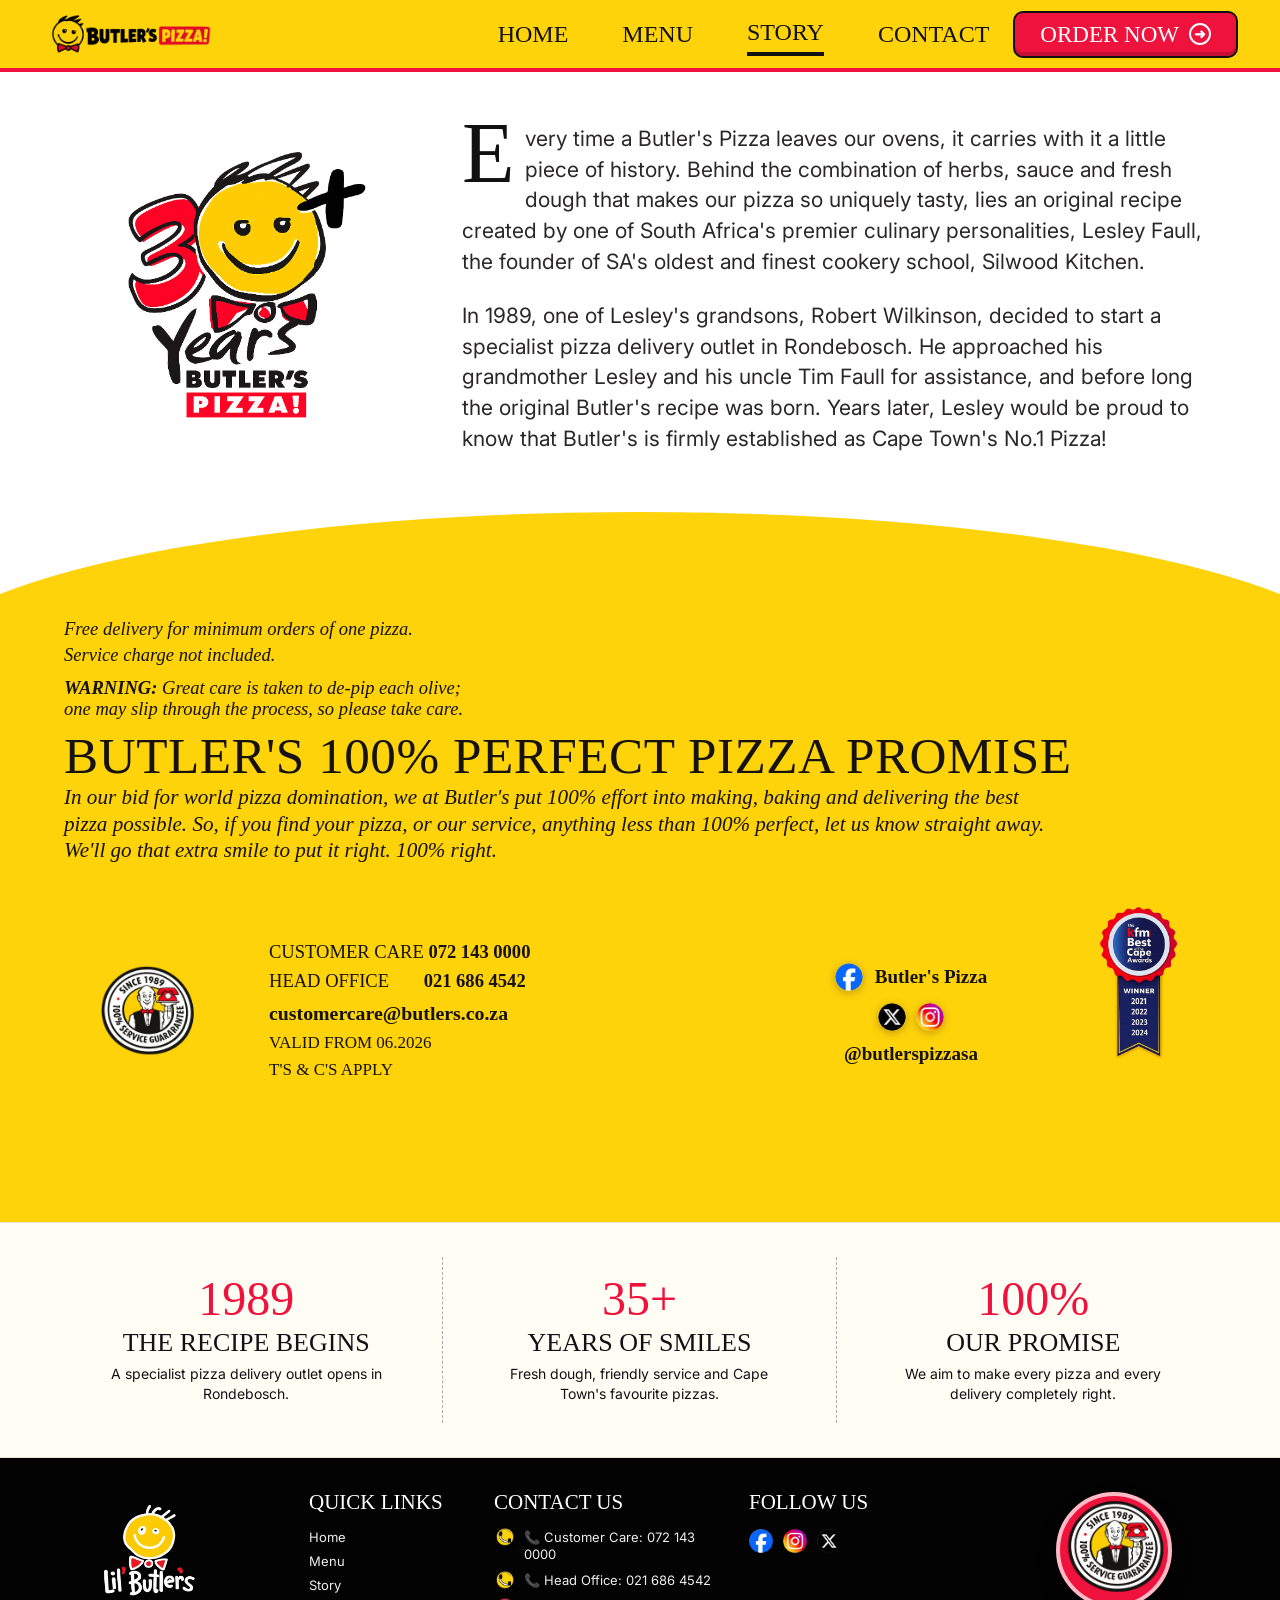
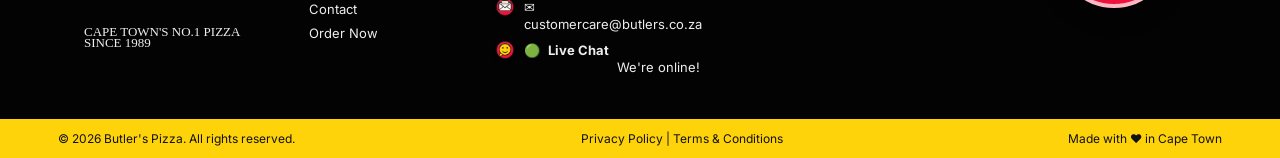
<file: story.html>
<!DOCTYPE html>

<html lang="en">
<head>
<meta charset="utf-8"/>
<meta content="width=device-width, initial-scale=1.0" name="viewport"/>
<title>Butler's Pizza | Our Story</title>
<link href="https://fonts.googleapis.com" rel="preconnect"/>
<link crossorigin="" href="https://fonts.gstatic.com" rel="preconnect"/>
<link href="https://fonts.googleapis.com/css2?family=Chewy&amp;family=Inter:wght@500;700;800;900&amp;display=swap" rel="stylesheet"/>
<link href="styles.css" rel="stylesheet"/>
</head>
<body class="story-body">
<header class="site-header">
<a aria-label="Butler's Pizza home" class="brand" href="index.html">
<img alt="Butler's Pizza" src="assets/main-logo.png"/>
</a>
<nav aria-label="Main navigation" class="main-nav">
<a href="index.html">Home</a>
<a href="menu.html">Menu</a>
<a class="active" href="story.html">Story</a>
<a href="contact.html">Contact</a>
</nav>
<a class="top-order" href="order-now.html">
            Order Now
            <span class="circle-icon">➜</span>
</a>
</header>
<main class="story-page">
<section class="story-intro">
<div class="story-intro-inner">
<div class="story-anniversary">
<img alt="30 plus years of Butler's Pizza" src="assets/logo-30-years-trim.png"/>
</div>
<div class="story-copy">
<p class="story-lead">
<span class="drop-cap">E</span>very time a Butler's Pizza leaves our ovens, it carries with it a little piece of history.
                        Behind the combination of herbs, sauce and fresh dough that makes our pizza so uniquely tasty,
                        lies an original recipe created by one of South Africa's premier culinary personalities,
                        Lesley Faull, the founder of SA's oldest and finest cookery school, Silwood Kitchen.
                    </p>
<p>
                        In 1989, one of Lesley's grandsons, Robert Wilkinson, decided to start a specialist pizza delivery
                        outlet in Rondebosch. He approached his grandmother Lesley and his uncle Tim Faull for assistance,
                        and before long the original Butler's recipe was born. Years later, Lesley would be proud to know
                        that Butler's is firmly established as Cape Town's No.1 Pizza!
                    </p>
</div>
</div>
</section>
<section class="story-promise">
<div class="story-promise-inner">
<div class="story-notes">
<p><em>Free delivery for minimum orders of one pizza.</em></p>
<p><em>Service charge not included.</em></p>
<p class="story-warning">
<em><strong>WARNING:</strong> Great care is taken to de-pip each olive;<br/>
                        one may slip through the process, so please take care.</em>
</p>
</div>
<div class="promise-copy">
<h1>Butler's 100% Perfect Pizza Promise</h1>
<p>
                        In our bid for world pizza domination, we at Butler's put 100% effort into making, baking and
                        delivering the best pizza possible. So, if you find your pizza, or our service, anything less than
                        100% perfect, let us know straight away. We'll go that extra smile to put it right. 100% right.
                    </p>
</div>
<div class="story-trust-row">
<div class="service-badge">
<img alt="Butler's 100 percent service guarantee since 1989" src="assets/service-guarantee.png"/>
</div>
<div class="care-details">
<p><span>Customer Care</span> <strong>072 143 0000</strong></p>
<p><span>Head Office</span> <strong>021 686 4542</strong></p>
<a href="mailto:customercare@butlers.co.za">customercare@butlers.co.za</a>
<p class="validity">Valid from 06.2026</p>
<p class="terms">T's &amp; C's apply</p>
</div>
<div aria-label="Butler's Pizza social media" class="story-socials"><div class="social-row"><a aria-label="Facebook" class="story-social-link" href="#"><img alt="Facebook" src="assets/facebook.png"/></a><strong>Butler's Pizza</strong></div><div class="social-row compact"><a aria-label="X" class="story-social-link x" href="#"><img alt="X" src="assets/x.png"/></a><a aria-label="Instagram" class="story-social-link instagram" href="#"><img alt="Instagram" src="assets/instagram.png"/></a></div><strong>@butlerspizzasa</strong></div>
<div class="award-badge">
<img alt="KFM Best of the Cape Awards winner" src="assets/kfm-award.png"/>
</div>
</div>
</div>
</section>
<section class="story-values">
<div class="story-values-inner">
<article>
<span>1989</span>
<h2>The recipe begins</h2>
<p>A specialist pizza delivery outlet opens in Rondebosch.</p>
</article>
<article>
<span>35+</span>
<h2>Years of smiles</h2>
<p>Fresh dough, friendly service and Cape Town's favourite pizzas.</p>
</article>
<article>
<span>100%</span>
<h2>Our promise</h2>
<p>We aim to make every pizza and every delivery completely right.</p>
</article>
</div>
</section>
</main>
<footer class="site-footer">
<div class="footer-inner">
<div class="footer-logo">
<img src="assets/logo-lil-butlers1.png">
<p>Cape Town's No.1 Pizza<br/>Since 1989</p>
</div>
<div>
<h3>Quick Links</h3>
<a href="index.html">Home</a>
<a href="menu.html">Menu</a>
<a href="story.html">Story</a>
<a href="contact.html">Contact</a>
<a href="order-now.html">Order Now</a>
</div>
<div>
<h3>Contact Us</h3>
<p class="footer-contact-line"><img alt="" aria-hidden="true" class="inline-contact-icon" src="assets/phone.png"/>📞 Customer Care: 072 143 0000</p>
<p class="footer-contact-line"><img alt="" aria-hidden="true" class="inline-contact-icon" src="assets/phone.png"/>📞 Head Office: 021 686 4542</p>
<p class="footer-contact-line"><img alt="" aria-hidden="true" class="inline-contact-icon" src="assets/email.png"/>✉ customercare@butlers.co.za</p>
<p class="footer-contact-line"><img alt="" aria-hidden="true" class="inline-contact-icon" src="assets/live-chat.png"/>🟢 <b>Live Chat</b><br/>We're online!</p>
</div>
<div>
<h3>Follow Us</h3>
<div class="socials"><a aria-label="Facebook" href="https://www.facebook.com/butlerspizzaOG" rel="noopener noreferrer" target="_blank"><img alt="Facebook" src="assets/facebook.png"/></a><a aria-label="Instagram" href="https://www.instagram.com/butlerspizzaog?utm_source=ig_web_button_share_sheet&amp;igsh=ZDNlZDc0MzIxNw==" rel="noopener noreferrer" target="_blank"><img alt="Instagram" src="assets/instagram.png"/></a><a aria-label="X" href="https://x.com/ButlersPizzaSA?s=20" rel="noopener noreferrer" target="_blank"><img alt="X" src="assets/x.png"/></a></div>
</div>
<a class="floating-order" href="order-now.html" aria-label="Order now">
    <img
        src="assets/service-guarantee.png"
        alt="Butler's Pizza service guarantee">
</a>
</div>
<div class="legal">
<span>© 2026 Butler's Pizza. All rights reserved.</span>
<span>Privacy Policy | Terms &amp; Conditions</span>
<span>Made with ❤ in Cape Town</span>
</div>
</footer>
<script src="script.js"></script>
</body>
</html>
</file>
<file: styles.css>
:root {
    --yellow:#ffd30a;
    --red:#ef123d;
    --orange:#ff8500;
    --ink:#111115;
    --paper:#fffdf4;
    --muted:#4f4f55;
    --shadow:0 10px 24px rgba(0,0,0,.14);
    --display:"Chewy","Comic Sans MS",cursive;
    --body:"Inter",Arial,sans-serif
}

* {
    box-sizing:border-box
}

html {
    scroll-behavior:smooth
}

body {
    margin:0;
    color:var(--ink);
    font-family:var(--body);
    background:var(--paper);
    overflow-x:hidden
}

a {
    text-decoration:none;
    color:inherit
}

.site-header {
    height:72px;
    background:var(--yellow);
    display:flex;
    align-items:center;
    padding:0 42px;
    border-bottom:4px solid var(--red);
    gap:24px;
    position:sticky;
    top:0;
    z-index:50
}

.brand {
    height: 100%;
    display: flex;
    align-items: center;
    flex-shrink: 0;
}

.brand img {
    width: auto;
    height: 58px;
    max-height: 58px;
    object-fit: contain;
    display: block;
}

.main-nav {
    margin-left:auto;
    display:flex;
    gap:54px;
    align-items:center;
    font:24px/1 var(--display);
    text-transform:uppercase
}

.main-nav a {
    padding:8px 0
}

.main-nav a.active {
    border-bottom:4px solid #111
}

.top-order,.btn {
    display:inline-flex;
    align-items:center;
    justify-content:center;
    gap:10px;
    border:2px solid rgba(0,0,0,.18);
    box-shadow:inset 0 -4px rgba(0,0,0,.18);
    text-transform:uppercase;
    font:23px/1 var(--display);
    border-radius:10px;
    min-height:46px;
    padding:10px 25px;
    transition:transform .2s ease, box-shadow .2s ease, background-color .2s ease, color .2s ease
}

.top-order:hover,.btn:hover {
    transform:translateY(-2px);
    box-shadow:inset 0 -4px rgba(0,0,0,.18),0 10px 20px rgba(0,0,0,.16)
}

.top-order,.btn.red {
    background:var(--red);
    color:#fff
}

.btn.red:hover {
    background:#ff214f
}

.btn.yellow {
    background:var(--yellow);
    color:#080808
}

.btn.yellow:hover {
    background:#ffe15f
}

.btn.small {
    font-size:17px;
    min-height:38px;
    padding:8px 17px
}

.btn.tiny {
    font-size:13px;
    min-height:28px;
    padding:5px 10px
}

.circle-icon {
    display:grid;
    place-items:center;
    width:22px;
    height:22px;
    border:2px solid currentColor;
    border-radius:50%;
    font:800 14px/1 "Segoe UI Symbol", Arial, sans-serif;
    transition:transform .2s ease, background-color .2s ease, border-color .2s ease
}

.hero-buttons .btn:hover .circle-icon {
    transform:translateX(3px) scale(1.05);
    background:rgba(255,255,255,.18)
}

.hero,.page-hero {
    position:relative;
    min-height:430px;
    display:grid;
    grid-template-columns:42% 58%;
    background:#fffdf4;
    overflow:hidden;
    padding:48px 70px 0
}

.hero:after,.page-hero:after {
    content:"";
    position:absolute;
    left:-3%;
    right:-3%;
    bottom:-2px;
    height:70px;
    background:#030303;
    clip-path:polygon(0 35%,15% 60%,31% 48%,48% 66%,64% 50%,82% 62%,100% 35%,100% 100%,0 100%)
}

.hero-copy {
    position:relative;
    z-index:2
}

.hero h1,.page-hero h1 {
    font:88px/.86 var(--display);
    text-transform:uppercase;
    margin:0;
    max-width:470px;
    letter-spacing:1px
}

.hero h1 strong,.page-hero h1 strong,.red-word {
    color:var(--red);
    font:inherit;
    text-decoration:underline;
    text-decoration-color:var(--yellow);
    text-decoration-thickness:.08em;
    text-underline-offset:.05em;
    text-decoration-skip-ink:auto
}

.since {
    font:34px/1 var(--display);
    letter-spacing:.27em;
    margin-top:20px;
    text-transform:uppercase
}

.hero-copy p,.page-hero p {
    font-size:17px;
    line-height:1.55;
    max-width:330px;
    margin:0 0 20px
}

.hero-buttons {
    display:flex;
    gap:16px
}

.hero-visual,.page-visual {
    position:relative;
    min-height:370px
}

.hero-pizza {
    position:absolute;
    right:-80px;
    bottom:0;
    width:560px;
    height:420px;
    border-radius:50% 0 0 50%;
    object-fit:cover
}

.hero-car {
    position:absolute;
    left:110px;
    bottom:23px;
    width:325px;
    z-index:3
}

.hero-logo-peek {
    position:absolute;
    left:92px;
    top:25px;
    width:78px;
    z-index:4
}

.bubble {
    position:absolute;
    right:88px;
    top:22px;
    z-index:5;
    width:118px;
    height:90px;
    background:white;
    border:5px solid #111;
    border-radius:54% 46% 47% 53%;
    display:grid;
    place-items:center;
    text-align:center;
    font:24px/.85 var(--display);
    text-transform:uppercase;
    transform:rotate(6deg)
}

.badges {
    position:absolute;
    right:15px;
    top:144px;
    display:grid;
    gap:12px;
    z-index:5
}

.badge {
    width:164px;
    background:white;
    border-radius:10px;
    box-shadow:0 5px 14px rgba(0,0,0,.18);
    padding:10px 13px;
    text-align:center;
    font:18px/.95 var(--display);
    text-transform:uppercase
}

.badge span {
    margin-right:6px
}

.feature-band {
    background:#030303;
    color:white;
    display:grid;
    grid-template-columns:repeat(5,1fr);
    padding:25px 55px 28px
}

.feature-band.light {
    background:#fffdf4;
    color:#111;
    border-top:1px solid #ddd;
    border-bottom:1px solid #ddd
}

.feature-band article {
    min-height:98px;
    text-align:center;
    display:grid;
    align-content:start;
    justify-items:center;
    padding:0 24px;
    border-right:1px dashed rgba(255,255,255,.4)
}

.feature-band.light article {
    border-right:1px dashed #bbb;
    grid-template-columns:55px 1fr;
    text-align:left;
    align-items:center;
    justify-items:start;
    min-height:80px
}

.feature-band article:last-child {
    border-right:0
}

.feature-icon {
    font-size:37px;
    line-height:1
}

.feature-band h3 {
    margin:6px 0 4px;
    font:24px/.9 var(--display);
    text-transform:uppercase
}

.feature-band p {
    margin:0;
    font-size:13px;
    line-height:1.35
}

.feature-band.light p {
    font-size:12px
}

.section {
    max-width:1180px;
    margin:0 auto;
    padding:32px 34px
}

.section-head {
    display:flex;
    align-items:center;
    justify-content:space-between;
    margin-bottom:22px
}

.section-title {
    font:54px/.9 var(--display);
    text-transform:uppercase;
    margin:0
}

.section-title span {
    color:var(--red);
    text-decoration:underline;
    text-decoration-color:var(--yellow);
    text-decoration-thickness:.14em
}

.pizza-grid,.deal-grid {
    display:grid;
    grid-template-columns:repeat(4,1fr);
    gap:24px
}

.pizza-card {
    background:white;
    border-radius:8px;
    overflow:hidden;
    box-shadow:var(--shadow);
    border:1px solid #e2ded5
}

.pizza-card img {
    width:100%;
    height:145px;
    object-fit:cover;
    display:block
}

.pizza-body {
    padding:14px 15px 16px
}

.pizza-body h3 {
    font:25px/.9 var(--display);
    margin:0 0 9px;
    text-transform:uppercase
}

.pizza-info {
    display:grid;
    grid-template-columns:1fr auto;
    gap:8px;
    align-items:end
}

.pizza-info p {
    min-height:46px;
    margin:0;
    font-size:13px;
    line-height:1.35
}

.from {
    font-size:10px;
    text-transform:uppercase;
    display:block;
    color:#111
}

.price {
    font:27px/.9 var(--display);
    color:var(--red);
    white-space:nowrap
}

.card-row {
    display:flex;
    align-items:center;
    justify-content:space-between;
    margin-top:12px;
    gap:10px
}

.order-card {
    background:var(--yellow);
    border:2px solid #111;
    border-radius:5px;
    padding:8px 18px 6px;
    font:16px/1 var(--display);
    text-transform:uppercase;
    box-shadow:inset 0 -3px rgba(0,0,0,.18)
}

.deal-card {
    min-height: 285px;
    border-radius: 12px;
    padding: 22px 22px 24px;
    position: relative;
    overflow: hidden;
    box-shadow: var(--shadow);
    border: 2px solid rgba(0,0,0,0.1);
    display: flex;
    flex-direction: column;
}

.deal-card:after {
    content: "◔";
    position: absolute;
    right: 15px;
    bottom: 12px;
    font: 82px/1 var(--display);
    opacity: 0.35;
    z-index: 1;
}

.deal-card small,.deal-card h3,.deal-card p,.deal-card strong,.deal-card a {
    position:relative;
    z-index:1
}

.deal-card small {
    font:20px/1 var(--display);
    color:white;
    text-transform:uppercase
}

.deal-card h3 {
    font: 47px/.78 var(--display);
    text-transform: uppercase;
    margin: 0 0 14px;
}

.deal-card p {
    font-weight: 900;
    line-height: 1.3;
    margin: 0 0 10px;
}

.deal-card strong {
    font: 39px/.9 var(--display);
    color: white;
    display: block;
    margin-bottom: 5px;
}

.deal-card em {
    display:block;
    font-style:normal;
    font-weight:900;
    text-transform:uppercase;
    font-size:12px
}

.deal-card a {
    position: static;
    z-index: 3;
    width: fit-content;
    margin-top: auto;
    background: #050505;
    color: white;
    border-radius: 7px;
    padding: 10px 16px;
    font: 15px/1 var(--display);
    text-transform: uppercase;
}

.green-card {
    background:#49bd3e
}

.yellow-card {
    background:var(--yellow)
}

.red-card {
    background:var(--red)
}

.orange-card {
    background:#ff8218
}

.story-section {
    display:grid;
    grid-template-columns:130px 215px 1fr;
    gap:24px;
    align-items:center
}

.story-badge {
    width:215px
}

.story-title .section-title {
    font-size:45px;
    margin-bottom:12px
}

.timeline {
    display:grid;
    grid-template-columns:repeat(4,1fr);
    gap:30px
}

.timeline article {
    position:relative;
    min-height:132px
}

.timeline article:not(:last-child):after {
    content:"";
    position:absolute;
    top:34px;
    left:65px;
    right:-36px;
    border-top:2px dashed #aaa
}

.timeline .icon {
    font-size:42px
}

.timeline h3 {
    font:23px/.9 var(--display);
    margin:5px 0;
    text-transform:uppercase
}

.timeline p {
    font-size:12px;
    line-height:1.4;
    margin:0
}

.locations {
    display:grid;
    grid-template-columns:repeat(6,1fr);
    gap:12px
}

.loc-card {
    position:relative;
    overflow:hidden;
    text-align:center;
    background:white;
    border-radius:8px;
    box-shadow:var(--shadow);
    padding:14px 10px;
    transition:transform 0.2s ease, outline 0.2s ease;
}

.loc-card .building {
    font-size:35px
}

.loc-card h3 {
    font:19px/.9 var(--display);
    text-transform:uppercase;
    margin:2px 0
}

.loc-card p {
    font-size:11px;
    color:#0a8e2b;
    margin:4px 0 10px;
    font-weight:900;
    text-transform:uppercase
}

.loc-card .loc-actions {
    display:grid;
    grid-template-columns:1fr 1fr;
    gap:6px
}

.loc-card a {
    background:#eee;
    border-radius:5px;
    padding:6px;
    font-size:10px;
    font-weight:900;
    text-transform:uppercase
}

.tabs-band {
    background:#030303;
    color:white;
    display:flex;
    align-items:center;
    justify-content:center;
    gap:58px;
    padding:28px 60px
}

.tab-item {
    text-align:center;
    font:19px/1 var(--display);
    text-transform:uppercase
}

.tab-icon {
    display:grid;
    place-items:center;
    width:54px;
    height:54px;
    border-radius:50%;
    margin:0 auto 8px;
    border:3px solid white;
    background:var(--yellow);
    font-size:28px
}

.tab-item.active {
    color:white
}

.tab-item.active:after {
    content:"";
    display:block;
    width:54px;
    height:5px;
    background:var(--yellow);
    margin:8px auto 0
}

.menu-tools {
    margin-left:auto;
    display:flex;
    gap:15px
}

.search {
    width:240px;
    height:48px;
    border:1px solid #777;
    border-radius:24px;
    background:#050505;
    color:white;
    padding:0 20px
}

.sort {
    height:48px;
    border:0;
    border-radius:24px;
    background:var(--yellow);
    padding:0 28px;
    font-weight:900;
    text-transform:uppercase
}

.more-btn {
    text-align:center;
    margin:28px auto 0
}

.contact-layout {
    display:grid;
    grid-template-columns:300px 1fr 420px;
    gap:28px;
    align-items:start
}

.contact-card {
    background:white;
    border-radius:10px;
    box-shadow:var(--shadow);
    padding:22px;
    margin-bottom:16px;
    display:grid;
    grid-template-columns:55px 1fr;
    gap:14px;
    align-items:center
}

.contact-card .round {
    width:50px;
    height:50px;
    background:var(--yellow);
    border-radius:50%;
    display:grid;
    place-items:center;
    font-size:24px
}

.contact-card h3 {
    font:20px/1 var(--display);
    margin:0;
    text-transform:uppercase
}

.contact-card strong {
    display:block;
    color:var(--red);
    font-size:22px;
    margin:4px 0
}

.contact-card p {
    margin:0;
    font-size:14px
}

.form-grid {
    display:grid;
    grid-template-columns:1fr 1fr;
    gap:17px
}

.form-grid input,.form-grid textarea,.order-form input,.order-form textarea {
    border:1px solid #ddd;
    border-radius:7px;
    background:white;
    padding:0 16px;
    height:56px;
    font:14px var(--body);
    box-shadow:inset 0 1px 2px rgba(0,0,0,.03)
}

.form-grid .wide,.order-form .wide {
    grid-column:1/-1
}

.form-grid textarea,.order-form textarea {
    height:210px;
    padding-top:17px;
    resize:none
}

.map-card {
    height:555px;
    border-radius:10px;
    box-shadow:var(--shadow);
    overflow:hidden;
    background:linear-gradient(135deg,#bde9f2 0 28%,#dff4cf 28% 100%);
    position:relative
}

.map-card:before {
    content:"";
    position:absolute;
    inset:0;
    background:linear-gradient(35deg,transparent 46%,#f7d75b 47% 49%,transparent 50%),linear-gradient(95deg,transparent 58%,#d0d0d0 59% 60%,transparent 61%),linear-gradient(135deg,transparent 38%,#d0d0d0 39% 41%,transparent 42%);
    opacity:.9
}

.map-pin {
    position:absolute;
    left:52%;
    top:45%;
    transform:translate(-50%,-50%);
    width:72px;
    height:72px;
    border-radius:50% 50% 50% 0;
    background:var(--red);
    transform:rotate(-45deg);
    display:grid;
    place-items:center;
    border:4px solid #111
}

.map-pin img {
    transform:rotate(45deg);
    width:48px
}

.hours-band {
    background:#030303;
    color:#fff;
    padding:27px 70px
}

.hours-inner {
    max-width:1180px;
    margin:auto
}

.hours-grid {
    display:grid;
    grid-template-columns:repeat(4,1fr);
    gap:26px;
    text-align:center
}

.hours-card {
    border-right:1px dashed rgba(255,255,255,.45);
    padding:8px
}

.hours-card:last-child {
    border-right:0
}

.hours-card .emoji {
    font-size:33px
}

.hours-card h3 {
    font:22px/1 var(--display);
    text-transform:uppercase;
    margin:7px 0
}

.hours-card p {
    font-size:18px;
    color:var(--yellow);
    font-weight:900;
    margin:0
}

.order-layout {
    display:grid;
    grid-template-columns:1.45fr .95fr;
    gap:55px
}

.order-form {
    display:grid;
    grid-template-columns:1fr 1fr;
    gap:18px
}

.order-form textarea {
    height:120px
}

.cart-box {
    background:#fffaf1;
    border:1px solid #e2ddd3;
    border-radius:10px;
    box-shadow:var(--shadow);
    padding:24px
}

.cart-empty {
    text-align:center;
    padding:10px 10px 25px;
    border-bottom:1px dashed #bbb
}

.cart-empty img {
    width:155px
}

.cart-empty h3 {
    margin:4px 0;
    font-size:20px
}

.cart-line {
    display:flex;
    justify-content:space-between;
    font-weight:900;
    margin:18px 0
}

.cart-total {
    display:flex;
    justify-content:space-between;
    border-top:1px solid #ddd;
    padding-top:18px;
    font:31px/1 var(--display);
    text-transform:uppercase
}

.cart-total strong {
    color:var(--red)
}

.addons {
    display:grid;
    grid-template-columns:repeat(5,1fr);
    gap:20px
}

.addon-card {
    background:white;
    box-shadow:var(--shadow);
    border-radius:8px;
    padding:14px;
    position:relative;
    min-height:190px
}

.addon-img {
    height:88px;
    display:grid;
    place-items:center;
    font-size:58px
}

.addon-card h3 {
    font:18px/1 var(--display);
    text-transform:uppercase;
    margin:8px 0
}

.addon-card strong {
    color:var(--red);
    font-size:20px
}

.add-btn {
    position:absolute;
    right:14px;
    bottom:14px;
    width:36px;
    height:36px;
    border-radius:50%;
    background:var(--yellow);
    display:grid;
    place-items:center;
    font-size:30px;
    font-weight:900
}

.site-footer {
    background:#030303;
    color:white
}

.footer-inner {
    max-width:1180px;
    margin:auto;
    display:grid;
    grid-template-columns:190px 150px 220px 1fr 140px;
    gap:35px;
    padding:34px
}

.footer-logo img {
    width:130px
}

.footer-logo p {
    font:17px/.9 var(--display);
    text-transform:uppercase;
    margin:4px 0
}

.site-footer h3 {
    font:21px/1 var(--display);
    text-transform:uppercase;
    margin:0 0 16px
}

.site-footer a,.site-footer p {
    display:block;
    color:#eee;
    font-size:13px;
    margin:0 0 8px
}

.socials{
display:flex;align-items:center;gap:12px;
}
.socials a{display:flex;align-items:center;justify-content:center;transition:transform .2s ease;}
.socials a:hover{transform:scale(1.12);}
.socials img{width:28px;height:28px;object-fit:contain;display:block;}

.subscribe {
    display:flex;
    gap:8px;
    margin-top:12px
}

.subscribe input {
    background:#222;
    border:0;
    border-radius:5px;
    height:34px;
    padding:0 12px;
    color:white
}

.subscribe button {
    background:var(--red);
    color:white;
    border:0;
    border-radius:5px;
    font-weight:900;
    padding:0 15px
}

.floating-order {
    width: 116px;
    height: 116px;
    padding: 5px;
    display: grid;
    place-items: center;
    overflow: hidden;

    background: #ef123d;
    border: 4px solid #ffb9c4;
    border-radius: 50%;
    box-shadow: var(--shadow);
    transition: transform 0.2s ease;
}

.floating-order img {
    width: 100%;
    height: 100%;
    display: block;
    object-fit: cover;
    border-radius: 50%;
    transform: scale(1.16);
}

.floating-order:hover {
    transform: translateY(-4px) scale(1.05);
}

.legal {
    background:var(--yellow);
    color:#111;
    display:flex;
    justify-content:space-between;
    padding:12px 58px;
    font-size:12px
}

.page-hero.menu .hero-pizza,.page-hero.contact .hero-pizza,.page-hero.order .hero-pizza {
    right:-30px;
    width:640px;
    height:420px;
    border-radius:50% 0 0 50%
}

.page-hero.menu h1,.page-hero.contact h1,.page-hero.order h1 {
    font-size:92px
}

.page-hero.menu .hero-car,.page-hero.contact .hero-car,.page-hero.order .hero-car {
    left:170px;
    width:260px
}

.page-hero.contact .hero-car,.page-hero.order .hero-car {
    left:325px;
    width:270px
}

.compact-features {
    display:grid;
    grid-template-columns:repeat(4,1fr);
    gap:0;
    padding:18px 55px;
    background:#fffdf4;
    border-bottom:1px solid #ddd
}

.compact-features article {
    display:grid;
    grid-template-columns:55px 1fr;
    align-items:center;
    border-right:1px dashed #bbb;
    padding:0 25px
}

.compact-features article:last-child {
    border-right:0
}

.compact-features .feature-icon {
    font-size:36px
}

.compact-features h3 {
    font:19px/1 var(--display);
    text-transform:uppercase;
    margin:0 0 4px
}

.compact-features p {
    font-size:13px;
    margin:0
}

@media(max-width:900px) {
    .site-header {
        height:auto;
        flex-wrap:wrap;
        padding:10px 18px
    }

    .main-nav {
        order:3;
        width:100%;
        justify-content:center;
        gap:24px;
        font-size:20px
    }

    .top-order {
        margin-left:auto
    }

    .hero,.page-hero {
        grid-template-columns:1fr;
        padding:35px 25px 0;
        min-height:680px
    }

    .hero h1,.page-hero h1 {
        font-size:60px
    }

    .hero-pizza,.page-hero.menu .hero-pizza,.page-hero.contact .hero-pizza,.page-hero.order .hero-pizza {
        right:-190px;
        width:530px;
        height:360px
    }

    .hero-car,.page-hero.menu .hero-car,.page-hero.contact .hero-car,.page-hero.order .hero-car {
        left:20px;
        width:230px
    }

    .badges,.bubble {
        display:none
    }

    .feature-band,.compact-features {
        grid-template-columns:1fr 1fr
    }

    .pizza-grid,.deal-grid,.addons {
        grid-template-columns:1fr 1fr
    }

    .story-section,.contact-layout,.order-layout {
        grid-template-columns:1fr
    }

    .locations {
        grid-template-columns:1fr 1fr
    }

    .tabs-band {
        flex-wrap:wrap;
        gap:22px
    }

    .footer-inner {
        grid-template-columns:1fr 1fr
    }

    .legal {
        flex-direction:column;
        text-align:center;
        gap:6px
    }

    .contact-layout {
        display:block
    }

    .map-card {
        height:360px
    }

    .form-grid,.order-form {
        grid-template-columns:1fr
    }
}

@media(max-width:560px) {
     .brand img {
        width: auto;
        height: 48px;
        max-height: 48px;
    }

    .main-nav {
        font-size:18px
    }

    .top-order {
        font-size:18px;
        padding:8px 15px
    }

    .section {
        padding:28px 18px
    }

    .section-title {
        font-size:42px
    }

    .pizza-grid,.deal-grid,.addons,.feature-band,.compact-features,.hours-grid,.locations,.footer-inner {
        grid-template-columns:1fr
    }

    .feature-band article,.compact-features article {
        border-right:0;
        border-bottom:1px dashed #bbb
    }

    .hero-buttons {
        flex-direction:column;
        align-items:start
    }

    .footer-inner {
        padding:25px
    }

    .floating-order {
        width:90px;
        height:90px;
        font-size:20px;
        display: flex;
    }
}

.story-page {
    background: #fff;
}

.story-intro {
    position: relative;
    overflow: hidden;
    background: #fff;
    padding: 56px 38px 72px;
}

.story-intro-inner {
    width: min(1180px, 100%);
    margin: 0 auto;
    display: grid;
    grid-template-columns: minmax(250px, 360px) 1fr;
    gap: 70px;
    align-items: center;
}

.story-anniversary {
    display: flex;
    justify-content: center;
    align-items: center;
}

.story-anniversary img {
    width: 100%;
    max-width: 345px;
    height: auto;
    display: block;
}

.story-copy {
    max-width: 740px;
    color: #2a2727;
    font-family: var(--body);
}

.story-copy p {
    margin: 0 0 24px;
    font-size: clamp(17px, 1.65vw, 25px);
    line-height: 1.42;
}

.story-copy p:last-child {
    margin-bottom: 0;
}

.drop-cap {
    float: left;
    margin: -10px 10px 0 0;
    color: #111;
    font-family: var(--display);
    font-size: 86px;
    line-height: 0.92;
}

.story-promise {
    position: relative;
    overflow: hidden;
    color: #16120d;
    background: #fff;
    padding-top: 50px;
}

.story-promise::before {
    content: "";
    position: absolute;
    inset: 0 -7% -80px;
    z-index: 0;
    background: var(--yellow);
    border-radius: 55% 55% 0 0 / 22% 22% 0 0;
}

.story-promise-inner {
    position: relative;
    z-index: 1;
    width: min(1180px, calc(100% - 52px));
    margin: 0 auto;
    padding: 54px 0 48px;
}

.story-notes {
    margin-bottom: 10px;
    font-family: var(--display);
}

.story-notes p {
    margin: 0 0 4px;
    font-size: clamp(16px, 1.45vw, 21px);
    line-height: 1.15;
}

.story-warning {
    margin-top: 12px !important;
}

.promise-copy h1 {
    margin: 12px 0 4px;
    font: clamp(31px, 4vw, 58px) / 0.95 var(--display);
    text-transform: uppercase;
    letter-spacing: 0.01em;
}

.promise-copy p {
    max-width: 1000px;
    margin: 0;
    font-family: var(--display);
    font-size: clamp(18px, 1.65vw, 24px);
    font-style: italic;
    line-height: 1.25;
}

.story-trust-row {
    display: grid;
    grid-template-columns: 175px minmax(260px, 1fr) 210px 170px;
    gap: 28px;
    align-items: end;
    margin-top: 34px;
}

.service-badge img,
.award-badge img {
    width: 100%;
    height: auto;
    display: block;
}

.service-badge img {
    max-width: 165px;
}

.award-badge img {
    max-width: 155px;
    margin-left: auto;
}

.care-details {
    font-family: var(--display);
    text-transform: uppercase;
}

.care-details p {
    margin: 0 0 7px;
    font-size: clamp(16px, 1.45vw, 22px);
}

.care-details span {
    display: inline-block;
    min-width: 150px;
    font-weight: 400;
}

.care-details strong {
    font-weight: 900;
}

.care-details a {
    display: inline-block;
    margin: 3px 0 8px;
    font-size: clamp(18px, 1.55vw, 24px);
    font-weight: 900;
    text-transform: none;
}

.care-details .validity,
.care-details .terms {
    font-size: 17px;
}

.story-socials {
    display: grid;
    gap: 10px;
    justify-items: center;
    text-align: center;
    font-family: var(--display);
    font-size: 19px;
}

.social-row {
    display: flex;
    align-items: center;
    gap: 10px;
}

.social-row.compact {
    gap: 8px;
}

.social-circle {
    width: 48px;
    height: 48px;
    border-radius: 50%;
    display: grid;
    place-items: center;
    color: #fff;
    font: 900 27px / 1 Arial, sans-serif;
}

.facebook {
    background: #1976d2;
}

.instagram {
    background: linear-gradient(135deg, #7024c4, #ff3158, #ffb02e);
}

.x-social {
    background: #111;
}

.story-values {
    background: #fffdf4;
    border-top: 1px solid rgba(0,0,0,0.1);
    border-bottom: 1px solid rgba(0,0,0,0.1);
    padding: 30px 34px;
}

.story-values-inner {
    width: min(1180px, 100%);
    margin: 0 auto;
    display: grid;
    grid-template-columns: repeat(3, 1fr);
}

.story-values article {
    min-height: 150px;
    padding: 18px 36px;
    text-align: center;
    border-right: 1px dashed #aaa;
}

.story-values article:last-child {
    border-right: 0;
}

.story-values span {
    display: block;
    color: var(--red);
    font: 48px / 1 var(--display);
}

.story-values h2 {
    margin: 7px 0 8px;
    font: 26px / 1 var(--display);
    text-transform: uppercase;
}

.story-values p {
    max-width: 300px;
    margin: 0 auto;
    font-size: 14px;
    line-height: 1.45;
}

@media (max-width: 950px) {
    .story-intro-inner {
        grid-template-columns: 270px 1fr;
        gap: 36px;
    }

    .story-trust-row {
        grid-template-columns: 150px 1fr 170px;
    }

    .award-badge {
        grid-column: 3;
    }

    .story-socials {
        align-self: center;
    }
}

@media (max-width: 760px) {
    .story-intro {
        padding: 38px 22px 52px;
    }

    .story-intro-inner {
        grid-template-columns: 1fr;
        gap: 28px;
    }

    .story-anniversary img {
        max-width: 250px;
    }

    .story-copy p {
        font-size: 17px;
    }

    .drop-cap {
        font-size: 64px;
    }

    .story-promise::before {
        border-radius: 45% 45% 0 0 / 8% 8% 0 0;
    }

    .story-promise-inner {
        width: min(100% - 34px, 680px);
        padding-top: 42px;
    }

    .story-trust-row {
        grid-template-columns: 1fr 1fr;
        align-items: center;
    }

    .service-badge,
    .award-badge,
    .story-socials {
        justify-self: center;
    }

    .award-badge {
        grid-column: auto;
    }

    .care-details span {
        min-width: 130px;
    }

    .story-values-inner {
        grid-template-columns: 1fr;
    }

    .story-values article {
        border-right: 0;
        border-bottom: 1px dashed #aaa;
    }

    .story-values article:last-child {
        border-bottom: 0;
    }
}

@media (max-width: 520px) {
    .story-trust-row {
        grid-template-columns: 1fr;
        text-align: center;
    }

    .care-details span {
        display: block;
        min-width: 0;
    }

    .care-details a {
        overflow-wrap: anywhere;
    }

    .story-notes br {
        display: none;
    }
}

.locations-section {
    position: relative;
}

.locations-subtitle {
    margin: 8px 0 0;
    max-width: 460px;
    font-size: 14px;
    color: var(--muted);
}

.delivery-map-layout {
    display: grid;
    grid-template-columns: 1.3fr 0.9fr;
    gap: 28px;
    align-items: stretch;
}

.locations-section .locations {
    grid-template-columns: repeat(3, 1fr);
}

.loc-card::before {
    content: "";
    position: absolute;
    inset: 0;
    background:
        radial-gradient(circle at 18% 20%, rgba(255,211,10,0.22), transparent 22%),
        linear-gradient(135deg, transparent 46%, rgba(239,18,61,0.08) 47%, transparent 49%);
    pointer-events: none;
}

.loc-card > * {
    position: relative;
    z-index: 2;
}

.delivery-only {
    display: inline-block;
    margin-bottom: 10px;
    padding: 4px 9px;
    border-radius: 999px;
    background: #fff3b0;
    font-size: 10px;
    font-weight: 900;
    text-transform: uppercase;
}

.loc-actions {
    display: grid;
    grid-template-columns: 1fr 1fr;
    gap: 7px;
}

.loc-actions a {
    text-align: center;
}

.loc-actions a:first-child {
    background: #eeeeee;
    color: #111;
}

.loc-actions a:last-child {
    background: var(--red);
    color: white;
}

@media (max-width: 900px) {
    .delivery-map-layout {
        grid-template-columns: 1fr;
    }

    .locations-section .locations {
        grid-template-columns: repeat(2, 1fr);
    }

    
}

@media (max-width: 560px) {
    .locations-section .locations {
        grid-template-columns: 1fr;
    }
}

.delivery-panel {
    position: relative;
    min-height: 355px;
    border-radius: 14px;
    overflow: hidden;
    box-shadow: var(--shadow);
    border: 4px solid #111;
    background:
        radial-gradient(circle at 90% 12%, rgba(255,255,255,0.35), transparent 20%),
        radial-gradient(circle at 12% 88%, rgba(239,18,61,0.25), transparent 24%),
        var(--yellow);
    display: flex;
    align-items: center;
    justify-content: center;
    padding: 26px;
}

.delivery-panel::before {
    content: "";
    position: absolute;
    inset: 0;
    background:
        linear-gradient(45deg, transparent 48%, rgba(0,0,0,0.08) 49%, transparent 50%),
        linear-gradient(-45deg, transparent 48%, rgba(0,0,0,0.06) 49%, transparent 50%);
    background-size: 38px 38px;
    opacity: 0.45;
}

.delivery-panel-content {
    position: relative;
    z-index: 2;
    width: 100%;
    text-align: center;
}

.delivery-panel h3 {
    margin: 0 0 8px;
    font: 42px / 0.9 var(--display);
    text-transform: uppercase;
}

.delivery-panel p {
    max-width: 430px;
    margin: 0 auto 18px;
    font-size: 14px;
    line-height: 1.45;
    font-weight: 700;
}

.branch-search {
    display: grid;
    grid-template-columns: 1fr auto;
    gap: 10px;
    max-width: 430px;
    margin: 0 auto 24px;
}

.branch-search input {
    height: 48px;
    border: 3px solid #111;
    border-radius: 10px;
    padding: 0 16px;
    font-weight: 800;
    outline: none;
}

.branch-search button {
    height: 48px;
    border: 3px solid #111;
    border-radius: 10px;
    background: var(--red);
    color: white;
    padding: 0 20px;
    font: 18px / 1 var(--display);
    text-transform: uppercase;
    cursor: pointer;
    box-shadow: inset 0 -4px rgba(0,0,0,0.2);
}

.delivery-route {
    display: flex;
    align-items: center;
    justify-content: center;
    gap: 10px;
    margin: 8px 0 22px;
    font: 18px / 1 var(--display);
    text-transform: uppercase;
}

.delivery-route img {
    width: 120px;
    height: auto;
}

.route-line {
    width: 55px;
    border-top: 3px dashed #111;
}

.branch-tags {
    display: flex;
    flex-wrap: wrap;
    justify-content: center;
    gap: 8px;
}

.branch-tags span {
    background: #030303;
    color: white;
    border-radius: 999px;
    padding: 7px 12px;
    font-size: 11px;
    font-weight: 900;
    text-transform: uppercase;
}

@media (max-width: 560px) {
    .delivery-panel {
        min-height: 390px;
        padding: 22px;
    }

    .delivery-panel h3 {
        font-size: 34px;
    }

    .branch-search {
        grid-template-columns: 1fr;
    }

    .delivery-route {
        flex-wrap: wrap;
    }

    .route-line {
        width: 38px;
    }

    .delivery-route img {
        width: 100px;
    }
}

.suburb-field {
    position: relative;
}

.suburb-suggestions {
    position: absolute;
    top: 54px;
    left: 0;
    right: 0;
    background: white;
    border: 3px solid #111;
    border-radius: 10px;
    overflow: hidden;
    z-index: 30;
    display: none;
    box-shadow: var(--shadow);
}

.branch-result {
    max-width: 430px;
    margin: -8px auto 18px;
    background: #030303;
    color: white;
    border-radius: 10px;
    padding: 12px 14px;
    font-size: 13px;
    font-weight: 800;
    line-height: 1.4;
}

.branch-result strong {
    color: var(--yellow);
    font: 22px / 1 var(--display);
    text-transform: uppercase;
}

.loc-card.branch-match {
    outline: 4px solid var(--red);
    transform: translateY(-4px);
}

.branch-search .suburb-suggestions {
    background: #ffffff;
    border: 3px solid #111;
    border-radius: 10px;
    overflow: hidden;
    z-index: 999;
}

.branch-search .suburb-suggestions button {
    width: 100%;
    height: auto;
    display: block;
    background: #ffffff;
    color: #111111;
    border: none;
    border-radius: 0;
    padding: 12px 14px;
    text-align: left;
    font-family: var(--body);
    font-size: 13px;
    font-weight: 900;
    text-transform: uppercase;
    box-shadow: none;
    cursor: pointer;
}

.branch-search .suburb-suggestions button:hover,
.branch-search .suburb-suggestions button:focus {
    background: var(--yellow);
    color: #111111;
    outline: none;
}

/* =========================================================
   Lively home refresh - playful Butler's-style sections
   ========================================================= */

body {
    background:
        radial-gradient(circle at 18px 18px, rgba(255,211,10,.12) 0 2px, transparent 2.5px),
        var(--paper);
    background-size: 34px 34px, auto;
}

.section {
    position: relative;
}

.section-title {
    position: relative;
    display: inline-block;
    letter-spacing: .5px;
}

.section-title::after {
    content: "";
    position: absolute;
    left: 12px;
    bottom: -9px;
    width: 88px;
    height: 7px;
    border-radius: 999px;
    background: var(--yellow);
    transform: rotate(-2deg);
    z-index: -1;
}

.section-title::before {
    content: "";
    position: absolute;
    right: -30px;
    top: 12px;
    width: 24px;
    height: 24px;
    border-top: 4px solid var(--red);
    border-right: 4px solid var(--red);
    transform: rotate(45deg) skew(-10deg);
    opacity: .9;
}

.btn,
.top-order,
.order-card {
    border: 2px solid #111;
}

.btn:hover,
.top-order:hover,
.order-card:hover {
    transform: translateY(-3px) rotate(-1deg);
}

/* SVG icon system */

.feature-svg,
.timeline-icon {
    display: grid;
    place-items: center;
}

.feature-svg svg {
    width: 52px;
    height: 52px;
    filter: drop-shadow(0 3px 0 rgba(255,255,255,.08));
}

.timeline-icon svg {
    width: 58px;
    height: 58px;
}

.svg-stroke {
    fill: none;
    stroke: #111;
    stroke-width: 5;
    stroke-linecap: round;
    stroke-linejoin: round;
}

.svg-stroke.green {
    stroke: #4ac43f;
}

.svg-fill {
    stroke: #111;
    stroke-width: 4;
    stroke-linejoin: round;
}

.svg-fill.yellow {
    fill: var(--yellow);
}

.svg-fill.red {
    fill: var(--red);
}

.svg-fill.orange {
    fill: var(--orange);
}

.svg-fill.green {
    fill: #4ac43f;
}

.svg-fill.ink {
    fill: #111;
    stroke: none;
}

.svg-fill.white {
    fill: white;
    stroke: none;
}

/* Popular pizzas feel less flat */

.popular-section .pizza-card {
    border: 0;
    border-radius: 16px 14px 18px 12px;
    box-shadow: 0 14px 22px rgba(0,0,0,.13);
    transition: transform .22s ease, box-shadow .22s ease;
}

.popular-section .pizza-card:nth-child(2n) {
    border-radius: 13px 20px 12px 18px;
}

.popular-section .pizza-card:hover {
    transform: translateY(-7px) rotate(-.8deg);
    box-shadow: 0 18px 30px rgba(0,0,0,.18);
}

.popular-section .pizza-card img {
    height: 152px;
}

.popular-section .order-card {
    border-radius: 999px;
}

/* Awesome deal cards - irregular, playful poster/sticker style */

.deals-section {
    padding-top: 46px;
    padding-bottom: 44px;
}

.deals-section .section-head {
    margin-bottom: 28px;
}

.deals-section .deal-grid {
    gap: 28px;
    align-items: stretch;
}

.deal-card {
    min-height: 260px;
    padding: 24px 24px 72px;
    border: 3px solid rgba(0,0,0,.14);
    box-shadow: 0 15px 0 rgba(0,0,0,.08), 0 18px 30px rgba(0,0,0,.14);
    overflow: hidden;
    isolation: isolate;
    transition: transform .22s ease, box-shadow .22s ease;
}

.deal-card:nth-child(1) {
    border-radius: 22px 14px 28px 16px;
    transform: rotate(-1.2deg);
}

.deal-card:nth-child(2) {
    border-radius: 15px 28px 17px 24px;
    transform: rotate(.8deg);
}

.deal-card:nth-child(3) {
    border-radius: 24px 16px 15px 29px;
    transform: rotate(-.7deg);
}

.deal-card:nth-child(4) {
    border-radius: 18px 30px 26px 15px;
    transform: rotate(1deg);
}

.deal-card:hover {
    transform: translateY(-8px) rotate(0deg);
    box-shadow: 0 18px 0 rgba(0,0,0,.08), 0 24px 40px rgba(0,0,0,.2);
}

.deal-card::before {
    content: "";
    position: absolute;
    inset: 10px;
    border: 2px dashed rgba(255,255,255,.38);
    border-radius: inherit;
    pointer-events: none;
    z-index: 0;
}

.deal-card::after {
    content: "";
    position: absolute;
    right: 20px;
    bottom: 22px;
    width: 66px;
    height: 66px;
    border: 8px solid rgba(0,0,0,.24);
    border-radius: 50%;
    z-index: 0;
}

.deal-scribble {
    position: absolute;
    right: 16px;
    top: 12px;
    width: 50px;
    height: 32px;
    border-top: 4px solid rgba(0,0,0,.36);
    border-left: 4px solid rgba(0,0,0,.25);
    transform: rotate(18deg);
    border-radius: 60% 40% 50% 60%;
    z-index: 0;
}

.deal-pizza-doodle {
    position: absolute;
    right: 26px;
    bottom: 42px;
    width: 62px;
    height: 62px;
    border: 4px solid rgba(0,0,0,.32);
    border-radius: 50%;
    z-index: 0;
}

.deal-pizza-doodle::before,
.deal-pizza-doodle::after {
    content: "";
    position: absolute;
    background: rgba(0,0,0,.32);
    border-radius: 999px;
}

.deal-pizza-doodle::before {
    width: 4px;
    height: 58px;
    left: 28px;
    top: 0;
    transform: rotate(20deg);
}

.deal-pizza-doodle::after {
    width: 58px;
    height: 4px;
    left: 0;
    top: 28px;
    transform: rotate(-18deg);
}

.deal-card small,
.deal-card h3,
.deal-card p,
.deal-card strong,
.deal-card em,
.deal-card a {
    position: relative;
    z-index: 2;
}

.deal-card small {
    display: block;
    font-size: 22px;
    margin-bottom: 2px;
    text-shadow: 2px 2px 0 rgba(0,0,0,.25);
}

.deal-card h3 {
    max-width: 190px;
    font-size: 52px;
    line-height: .74;
    letter-spacing: .5px;
    text-shadow: 2px 2px 0 rgba(255,255,255,.2);
}

.deal-card p {
    margin-top: 12px;
    font-size: 15px;
}

.deal-card strong {
    margin-top: 8px;
    font-size: 43px;
    text-shadow: 2px 2px 0 rgba(0,0,0,.18);
}

.deal-card em {
    font-size: 12px;
}

.deal-card a {
    border: 2px solid #111;
    border-radius: 7px;
    padding: 9px 15px;
    box-shadow: inset 0 -3px rgba(255,255,255,.12);
    transition: transform .18s ease, background .18s ease;
}

.deal-card a:hover {
    transform: translateY(-2px) rotate(-1deg);
    background: #171717;
}

.yellow-card h3,
.yellow-card p,
.yellow-card em,
.orange-card h3,
.orange-card p,
.orange-card em {
    color: #111;
}

.yellow-card strong,
.orange-card strong {
    color: #fff;
}

/* Story section - more like a playful timeline */

.story-section {
    position: relative;
    grid-template-columns: 150px 245px 1fr;
    gap: 30px;
    padding-top: 52px;
    padding-bottom: 58px;
}

.story-section::before {
    content: "";
    position: absolute;
    left: 28px;
    right: 28px;
    top: 28px;
    bottom: 28px;
    border-radius: 24px;
    background:
        radial-gradient(circle at 16% 36%, rgba(255,211,10,.22), transparent 15%),
        radial-gradient(circle at 76% 70%, rgba(239,18,61,.08), transparent 18%);
    z-index: -1;
}

.story-title {
    align-self: start;
    position: relative;
}

.story-title::after {
    content: "";
    position: absolute;
    left: 0;
    bottom: 38px;
    width: 72px;
    height: 6px;
    background: var(--yellow);
    border-radius: 999px;
    transform: rotate(-5deg);
}

.story-badge {
    width: 230px;
    filter: drop-shadow(0 8px 0 rgba(0,0,0,.08));
    transform: rotate(-2deg);
}

.timeline {
    align-items: start;
    position: relative;
}

.timeline article {
    text-align: center;
    padding-top: 4px;
}

.timeline article:not(:last-child)::after {
    top: 31px;
    left: 72px;
    right: -45px;
    border-top: 3px dashed #b7b2aa;
}

.timeline-icon {
    width: 64px;
    height: 64px;
    margin: 0 auto 8px;
    border-radius: 50%;
    background: #fff;
    border: 3px solid #111;
    box-shadow: 0 8px 0 rgba(0,0,0,.08);
    transform: rotate(-3deg);
}

.timeline article:nth-child(2) .timeline-icon {
    transform: translateY(8px) rotate(4deg);
}

.timeline article:nth-child(3) .timeline-icon {
    transform: rotate(-5deg);
}

.timeline article:nth-child(4) .timeline-icon {
    transform: translateY(5px) rotate(5deg);
}

.timeline h3 {
    color: #111;
    font-size: 27px;
}

.timeline article:nth-child(2n) h3 {
    color: var(--red);
}

.timeline p {
    max-width: 130px;
    margin: 0 auto;
    font-size: 12px;
    font-weight: 800;
}

/* Locations also slightly less corporate */

.locations-section .loc-card {
    border-radius: 16px 10px 18px 12px;
    border: 1px solid rgba(0,0,0,.05);
    transition: transform .2s ease, box-shadow .2s ease, outline .2s ease;
}

.locations-section .loc-card:nth-child(2n) {
    border-radius: 10px 18px 12px 16px;
}

.locations-section .loc-card:hover {
    transform: translateY(-6px) rotate(-.6deg);
    box-shadow: 0 18px 28px rgba(0,0,0,.16);
}

.delivery-panel {
    border-radius: 18px 12px 22px 14px;
    box-shadow: 0 14px 0 rgba(0,0,0,.1), var(--shadow);
}

/* Better footer social icon support */
.socials img {
    width: 24px;
    height: 24px;
    object-fit: contain;
    display: block;
}

@media (max-width: 900px) {
    .story-section {
        grid-template-columns: 1fr;
        text-align: center;
    }

    .story-badge {
        margin: 0 auto;
    }

    .timeline {
        grid-template-columns: repeat(2, 1fr);
    }

    .timeline article:not(:last-child)::after {
        display: none;
    }
}

@media (max-width: 560px) {
    .deals-section .deal-grid {
        gap: 22px;
    }

    .deal-card,
    .deal-card:nth-child(n) {
        transform: none;
    }

    .timeline {
        grid-template-columns: 1fr;
    }

    .story-section::before {
        left: 12px;
        right: 12px;
    }
}

/* =========================================================
   Lively Menu Page Update
   Adds the playful mockup feel to menu.html without touching JS.
   ========================================================= */

.menu-page .page-hero.menu {
    min-height: 430px;
    grid-template-columns: 38% 62%;
    padding: 48px 62px 0;
    background:
        radial-gradient(circle at 18% 20%, rgba(255,211,10,0.18), transparent 18%),
        radial-gradient(circle at 8% 88%, rgba(239,18,61,0.08), transparent 20%),
        #fffdf4;
}

.menu-page .page-hero.menu::before {
    content: "";
    position: absolute;
    inset: 0;
    background-image: radial-gradient(rgba(17,17,17,0.06) 1px, transparent 1px);
    background-size: 22px 22px;
    opacity: .55;
    pointer-events: none;
}

.menu-page .page-hero.menu .hero-copy {
    z-index: 4;
    padding-top: 10px;
}

.menu-page .page-hero.menu h1 {
    position: relative;
    font-size: 92px;
    line-height: .82;
}

.menu-page .page-hero.menu h1::after {
    content: "";
    position: absolute;
    left: 0;
    bottom: -9px;
    width: 176px;
    height: 10px;
    background: var(--yellow);
    border-radius: 999px;
    transform: rotate(-1deg);
    z-index: -1;
}

.menu-page .page-hero.menu .hero-copy p {
    max-width: 350px;
    font-weight: 700;
}

.menu-page .page-hero.menu .page-visual {
    position: relative;
    min-height: 370px;
    overflow: visible;
}

.menu-hero-pizza-created {
    position: absolute;
    right: -70px;
    top: -34px;
    width: min(760px, 72vw);
    max-width: none;
    height: auto;
    z-index: 2;
    filter: drop-shadow(-16px 18px 24px rgba(0,0,0,.22)) saturate(1.08) contrast(1.03);
    transform: rotate(.5deg);
}

.menu-page .page-hero.menu .hero-car {
    left: 175px !important;
    bottom: 22px !important;
    width: 255px !important;
    z-index: 5;
    filter: drop-shadow(0 10px 7px rgba(0,0,0,.2));
}

.menu-scribble {
    position: absolute;
    z-index: 5;
    pointer-events: none;
}

.menu-scribble-one {
    left: -18px;
    top: 78px;
    width: 58px;
    height: 42px;
    border-left: 5px solid #111;
    border-radius: 60% 0 0 60%;
    transform: rotate(-18deg);
}

.menu-scribble-one::before,
.menu-scribble-one::after {
    content: "";
    position: absolute;
    width: 36px;
    height: 5px;
    background: #111;
    border-radius: 999px;
    left: -22px;
}

.menu-scribble-one::before {
    top: 3px;
    transform: rotate(30deg);
}

.menu-scribble-one::after {
    bottom: 2px;
    transform: rotate(-20deg);
}

.menu-scribble-two {
    right: 30px;
    bottom: 42px;
    width: 68px;
    height: 12px;
    border-top: 5px solid var(--yellow);
    border-bottom: 5px solid var(--yellow);
    transform: rotate(-8deg);
    opacity: .9;
}

/* keep old generic pizza hidden, but allow the new menu-only pizza */
.menu-page .page-hero.menu .hero-pizza {
    display: none !important;
}

.menu-page .tabs-band.menu-tabs {
    position: relative;
    justify-content: flex-start;
    gap: 48px;
    padding: 30px 76px 26px;
    box-shadow: inset 0 12px 0 rgba(255,255,255,.04);
}

.menu-page .tabs-band.menu-tabs::after {
    content: "";
    position: absolute;
    left: 0;
    right: 0;
    bottom: -1px;
    height: 8px;
    background: var(--yellow);
    clip-path: polygon(0 60%, 12% 35%, 25% 72%, 42% 40%, 59% 70%, 77% 38%, 100% 58%, 100% 100%, 0 100%);
    opacity: .95;
}

.menu-page .menu-tabs .tab-item {
    transition: transform .2s ease, color .2s ease;
}

.menu-page .menu-tabs .tab-item:hover {
    transform: translateY(-6px) rotate(-2deg);
}

.menu-page .menu-tabs .tab-icon {
    width: 62px;
    height: 62px;
    border: 4px solid #fff;
    box-shadow: 0 7px 0 rgba(255,211,10,.25), 0 8px 18px rgba(0,0,0,.24);
    overflow: hidden;
}

.menu-page .menu-tabs .tab-icon svg {
    width: 42px;
    height: 42px;
    display: block;
}

.menu-page .menu-tabs .tab-pizza { background: var(--yellow); }
.menu-page .menu-tabs .tab-star { background: var(--red); }
.menu-page .menu-tabs .tab-sides { background: #55c847; }
.menu-page .menu-tabs .tab-drinks { background: var(--orange); }
.menu-page .menu-tabs .tab-desserts { background: #9b59d0; }

.menu-page .menu-tools {
    margin-left: auto;
}

.menu-page .search {
    border: 2px solid rgba(255,255,255,.55);
    box-shadow: inset 0 0 0 1px #000, 0 8px 14px rgba(0,0,0,.2);
}

.menu-page .sort {
    border: 2px solid #111;
    box-shadow: inset 0 -4px rgba(0,0,0,.16);
}

.menu-page .menu-pizzas-section {
    position: relative;
    max-width: 1180px;
    padding-top: 42px;
    padding-bottom: 48px;
}

.menu-page .menu-pizzas-section::before {
    content: "";
    position: absolute;
    inset: 10px 14px;
    border-radius: 26px;
    background:
        radial-gradient(circle, rgba(255,211,10,.22) 1.2px, transparent 1.2px) 0 0 / 22px 22px,
        linear-gradient(180deg, rgba(255,255,255,.58), rgba(255,255,255,0));
    z-index: -1;
}

.menu-page .menu-pizzas-section .pizza-grid {
    gap: 28px 26px;
}

.menu-page .menu-pizzas-section .pizza-card {
    position: relative;
    border: 0;
    border-radius: 18px 12px 20px 14px;
    overflow: hidden;
    box-shadow: 0 13px 0 rgba(0,0,0,.06), 0 18px 26px rgba(0,0,0,.13);
    transform: rotate(-.35deg);
    transition: transform .22s ease, box-shadow .22s ease;
    background: #fffef8;
}

.menu-page .menu-pizzas-section .pizza-card:nth-child(2n) {
    border-radius: 12px 22px 15px 22px;
    transform: rotate(.35deg);
}

.menu-page .menu-pizzas-section .pizza-card:nth-child(3n) {
    border-radius: 22px 15px 24px 12px;
}

.menu-page .menu-pizzas-section .pizza-card:hover {
    transform: translateY(-8px) rotate(0deg) scale(1.01);
    box-shadow: 0 16px 0 rgba(0,0,0,.07), 0 25px 38px rgba(0,0,0,.18);
}

.menu-page .menu-pizzas-section .pizza-card img {
    height: 154px;
    filter: saturate(1.12) contrast(1.06);
}

.menu-page .pizza-corner-spark {
    position: absolute;
    right: 10px;
    top: 10px;
    width: 36px;
    height: 24px;
    z-index: 4;
    pointer-events: none;
}

.menu-page .pizza-corner-spark::before,
.menu-page .pizza-corner-spark::after {
    content: "";
    position: absolute;
    border-radius: 999px;
    background: var(--yellow);
    box-shadow: 0 0 0 2px rgba(0,0,0,.1);
}

.menu-page .pizza-corner-spark::before {
    width: 24px;
    height: 5px;
    right: 0;
    top: 4px;
    transform: rotate(-28deg);
}

.menu-page .pizza-corner-spark::after {
    width: 5px;
    height: 20px;
    right: 16px;
    top: 1px;
    transform: rotate(18deg);
}

.menu-page .pizza-body h3 {
    font-size: 27px;
}

.menu-page .pizza-info {
    align-items: center;
}

.menu-page .pizza-info p {
    font-weight: 700;
}

.menu-page .pizza-info .price {
    background: #fff;
    color: var(--red);
    padding: 7px 8px 5px;
    border-radius: 10px;
    border: 2px solid rgba(239,18,61,.18);
    box-shadow: 0 5px 0 rgba(239,18,61,.09);
}

.menu-page .order-card {
    border-radius: 999px;
    padding: 9px 18px 7px;
    transition: transform .18s ease, background .18s ease;
}

.menu-page .order-card:hover {
    transform: translateX(3px) rotate(-1deg);
    background: #ffe15f;
}

.menu-page .more-btn .btn.red {
    border-radius: 9px 18px 10px 16px;
    transform: rotate(-.5deg);
}

.menu-page .menu-feature-row {
    position: relative;
    margin-top: 8px;
    border-top: 2px dashed rgba(0,0,0,.12);
    border-bottom: 0;
    background:
        radial-gradient(circle, rgba(255,211,10,.18) 1px, transparent 1px) 0 0/22px 22px,
        #fffdf4;
}

.menu-page .menu-feature-row .feature-icon {
    width: 58px;
    height: 58px;
    border-radius: 50%;
    background: var(--yellow);
    color: #111;
    display: grid;
    place-items: center;
    font-size: 30px;
    border: 3px solid #111;
    box-shadow: 0 7px 0 rgba(0,0,0,.08);
}

/* Feature icons on black strips should stay visible */
.feature-band:not(.light) .feature-icon {
    width: 54px;
    height: 54px;
    border-radius: 50%;
    background: var(--yellow);
    color: #111;
    display: grid;
    place-items: center;
    font-size: 30px;
    margin-bottom: 8px;
    box-shadow: 0 0 0 3px rgba(255,255,255,.12);
}

.feature-band .feature-icon img,
.feature-band .feature-icon svg {
    width: 34px;
    height: 34px;
    object-fit: contain;
    display: block;
}

@media (max-width: 900px) {
    .menu-page .page-hero.menu {
        grid-template-columns: 1fr;
        min-height: 670px;
        padding: 36px 24px 0;
    }

    .menu-hero-pizza-created {
        right: -170px;
        top: 10px;
        width: 620px;
    }

    .menu-page .page-hero.menu .hero-car {
        left: 35px !important;
        width: 230px !important;
        bottom: 22px !important;
    }

    .menu-page .tabs-band.menu-tabs {
        gap: 24px;
        padding: 28px 24px;
        justify-content: center;
    }

    .menu-page .menu-tools {
        width: 100%;
        justify-content: center;
        margin-left: 0;
    }
}

@media (max-width: 560px) {
    .menu-page .page-hero.menu h1 {
        font-size: 66px;
    }

    .menu-hero-pizza-created {
        right: -210px;
        top: 40px;
        width: 550px;
    }

    .menu-page .page-hero.menu .hero-car {
        width: 205px !important;
        left: 20px !important;
    }

    .menu-page .menu-tabs .tab-icon {
        width: 54px;
        height: 54px;
    }

    .menu-page .menu-tabs .tab-icon svg {
        width: 36px;
        height: 36px;
    }
}

/* =========================================================
   Final cleaned menu-page fixes
   - Removes old duplicate heading arrows
   - Fixes Pizzas heading layout
   - Tightens product grid spacing
   - Aligns bottom feature-strip icons
   ========================================================= */

body.menu-page .menu-products-section {
    position: relative;
    max-width: 1180px;
    padding-top: 34px !important;
    padding-bottom: 38px !important;
}

body.menu-page .menu-heading-block {
    position: relative;
    isolation: isolate;
    margin: 0 0 22px;
    max-width: 620px;
}

body.menu-page .menu-heading-block p {
    margin: 9px 0 0;
    max-width: 620px;
    color: #111;
    font-size: 15px;
    font-weight: 800;
    line-height: 1.35;
}

/* Kill the old global and old menu arrows that were sitting above PIZZAS */
body.menu-page .menu-products-section .menu-pizza-title::before {
    content: none !important;
    display: none !important;
}

body.menu-page .menu-products-section .menu-pizza-title {
    position: relative;
    display: inline-block;
    margin: 0;
    padding-right: 42px;
    font: 58px / .86 var(--display);
    text-transform: uppercase;
    letter-spacing: .5px;
}

/* Clean yellow underline under PIZZAS */
body.menu-page .menu-products-section .menu-pizza-title::after {
    content: "";
    position: absolute;
    left: 0;
    bottom: -8px;
    width: 105px;
    height: 8px;
    border-radius: 999px;
    background: var(--yellow);
    transform: rotate(-2deg);
    z-index: -1;
}

/* The red hand-drawn marks must sit beside the heading, not above it */
body.menu-page .menu-products-section .menu-pizza-title .pizza-title-scribble {
    position: absolute;
    right: 0;
    top: 17px;
    width: 26px;
    height: 24px;
    display: block !important;
    color: transparent !important;
    text-decoration: none !important;
}

body.menu-page .menu-products-section .menu-pizza-title .pizza-title-scribble::before,
body.menu-page .menu-products-section .menu-pizza-title .pizza-title-scribble::after {
    content: "";
    position: absolute;
    left: 0;
    border-radius: 999px;
    background: var(--red);
}

body.menu-page .menu-products-section .menu-pizza-title .pizza-title-scribble::before {
    width: 24px;
    height: 5px;
    top: 4px;
    transform: rotate(32deg);
}

body.menu-page .menu-products-section .menu-pizza-title .pizza-title-scribble::after {
    width: 18px;
    height: 5px;
    top: 16px;
    left: 4px;
    transform: rotate(-25deg);
}

body.menu-page .menu-products-section .pizza-grid {
    margin-top: 18px;
    gap: 24px 26px;
}

body.menu-page .menu-products-section .pizza-card {
    min-height: auto;
    margin-top: 0;
}

body.menu-page .menu-products-section .pizza-card img {
    height: 145px;
}

body.menu-page .menu-products-section .pizza-body {
    padding: 14px 15px 16px;
}

body.menu-page .menu-products-section .pizza-info p {
    min-height: 44px;
}

body.menu-page .menu-products-section .card-row {
    margin-top: 11px;
}

body.menu-page .menu-products-section .more-btn {
    margin: 26px auto 4px;
}

/* Bottom light feature strip on menu page */
body.menu-page .menu-feature-row {
    display: grid;
    grid-template-columns: repeat(5, 1fr);
    gap: 0;
    margin-top: 0;
    padding: 24px 55px;
    align-items: center;
    background:
        radial-gradient(circle, rgba(255,211,10,.16) 1px, transparent 1px) 0 0 / 22px 22px,
        #fffdf4;
    border-top: 2px dashed rgba(0,0,0,.12);
    border-bottom: 0;
}

body.menu-page .menu-feature-row article {
    display: flex;
    align-items: center;
    justify-content: center;
    gap: 14px;
    min-height: 84px;
    padding: 0 18px;
    text-align: left;
    border-right: 1px dashed #bbb;
}

body.menu-page .menu-feature-row article:last-child {
    border-right: none;
}

body.menu-page .menu-feature-row .feature-icon {
    width: 54px;
    height: 54px;
    min-width: 54px;
    margin: 0;
    border-radius: 50%;
    border: 3px solid #111;
    background: var(--yellow);
    color: #111;
    display: grid;
    place-items: center;
    font-size: 29px;
    line-height: 1;
    box-shadow: 0 4px 0 rgba(0,0,0,.16);
}

body.menu-page .menu-feature-row h3 {
    margin: 0 0 4px;
    font: 22px / .9 var(--display);
    text-transform: uppercase;
}

body.menu-page .menu-feature-row p {
    margin: 0;
    color: #111;
    font-size: 12px;
    line-height: 1.25;
}

body.menu-page .menu-feature-row article div {
    max-width: 150px;
}

body.menu-page .site-footer {
    margin-top: 0;
}

@media (max-width: 900px) {
    body.menu-page .menu-feature-row {
        grid-template-columns: repeat(2, 1fr);
        padding: 22px 28px;
    }

    body.menu-page .menu-feature-row article:nth-child(2n) {
        border-right: none;
    }
}

@media (max-width: 560px) {
    body.menu-page .menu-products-section .menu-pizza-title {
        font-size: 48px;
    }

    body.menu-page .menu-products-section .pizza-grid {
        gap: 22px;
    }

    body.menu-page .menu-feature-row {
        grid-template-columns: 1fr;
    }

    body.menu-page .menu-feature-row article {
        justify-content: flex-start;
        border-right: none;
        border-bottom: 1px dashed #bbb;
    }

    body.menu-page .menu-feature-row article:last-child {
        border-bottom: none;
    }
}

/* =========================================================
   FINAL POLISH FIXES - uploaded social icons, hero pizzas,
   story spacing, menu circular icons, and stable layouts
   ========================================================= */

/* 1) Replace text social circles with real image logos */
.socials {
    display: flex;
    align-items: center;
    gap: 10px;
}

.socials .social-link,
.story-social-link {
    width: 28px;
    height: 28px;
    min-width: 28px;
    border-radius: 50%;
    display: grid;
    place-items: center;
    overflow: hidden;
    background: transparent;
    box-shadow: 0 2px 8px rgba(0,0,0,.25);
    transition: transform .2s ease, filter .2s ease;
}

.socials .social-link:hover,
.story-social-link:hover {
    transform: translateY(-2px) scale(1.06);
    filter: brightness(1.06);
}

.socials .social-link img,
.story-social-link img {
    width: 100%;
    height: 100%;
    display: block;
    object-fit: contain;
    border-radius: 50%;
}

.story-socials {
    display: grid;
    gap: 12px;
    align-content: center;
}

.story-socials .social-row {
    display: flex;
    align-items: center;
    gap: 12px;
}

.story-socials .social-row.compact {
    gap: 10px;
}

/* 2) Fix top-right pizza image on every page hero */
.page-hero {
    grid-template-columns: 42% 58%;
    min-height: 430px;
    padding: 46px 70px 0;
    overflow: hidden;
}

.page-hero .hero-copy {
    z-index: 6;
}

.page-hero .page-visual {
    position: relative;
    min-height: 370px;
    overflow: visible;
}

/* normal page heroes: contact + order */
.page-hero .hero-pizza {
    position: absolute !important;
    top: 12px !important;
    right: -100px !important;
    bottom: auto !important;
    width: min(690px, 58vw) !important;
    height: 410px !important;
    object-fit: cover !important;
    object-position: center center !important;
    border-radius: 55% 0 0 55% !important;
    z-index: 1 !important;
    filter: saturate(1.08) contrast(1.05) drop-shadow(-10px 16px 20px rgba(0,0,0,.18));
}

/* menu page uses the custom pizza asset */
.menu-page .menu-hero-pizza-created {
    position: absolute !important;
    top: -8px !important;
    right: -72px !important;
    width: min(760px, 61vw) !important;
    max-width: none !important;
    height: auto !important;
    z-index: 1 !important;
    border-radius: 0 !important;
    filter: saturate(1.08) contrast(1.04) drop-shadow(-12px 18px 20px rgba(0,0,0,.20));
    transform: rotate(.25deg);
}

/* homepage should stay car + badges only unless you add a pizza image manually */
.home-page .hero .hero-pizza {
    display: none !important;
}

/* keep car and chat bubble cleanly above pizza */
.page-hero .hero-car,
.hero .hero-car {
    z-index: 5;
}

.page-hero .bubble,
.hero .bubble {
    z-index: 8;
}

/* Menu hero positioning after fixing pizza */
.menu-page .page-hero.menu .hero-car {
    left: 165px !important;
    bottom: 24px !important;
    width: 290px !important;
    z-index: 6 !important;
}

.menu-page .page-hero.menu .bubble {
    right: 56px !important;
    top: 42px !important;
}

/* contact/order car position */
.contact-page .page-hero .hero-car,
.order-page .page-hero .hero-car {
    left: 310px !important;
    bottom: 28px !important;
    width: 285px !important;
}

.contact-page .page-hero .bubble,
.order-page .page-hero .bubble {
    right: 70px !important;
    top: 48px !important;
}

/* 3) Fix home/index Our Story spacing */
.home-page .story-section {
    max-width: 1180px;
    margin: 0 auto;
    padding: 48px 34px 50px !important;
    display: grid;
    grid-template-columns: 145px 230px minmax(0, 1fr);
    gap: 34px;
    align-items: center;
}

.home-page .story-title {
    align-self: center;
}

.home-page .story-title .section-title {
    font-size: 46px;
    line-height: .9;
    margin-bottom: 10px;
}

.home-page .story-badge {
    width: 220px;
    max-width: 100%;
    transform: rotate(-2deg);
    filter: drop-shadow(0 10px 10px rgba(0,0,0,.10));
}

.home-page .timeline {
    display: grid;
    grid-template-columns: repeat(4, minmax(120px, 1fr));
    gap: 26px;
    align-items: start;
}

.home-page .timeline article {
    position: relative;
    text-align: center;
    min-height: 132px;
}

.home-page .timeline article:not(:last-child)::after {
    content: "";
    position: absolute;
    top: 34px;
    left: calc(50% + 38px);
    width: calc(100% - 52px);
    border-top: 2px dashed #b5b0a7;
    z-index: 0;
}

.home-page .timeline .timeline-icon,
.home-page .timeline .icon {
    width: 70px;
    height: 70px;
    margin: 0 auto 9px;
    border-radius: 50%;
    background: #fff;
    border: 3px solid #111;
    display: grid;
    place-items: center;
    position: relative;
    z-index: 2;
    box-shadow: 0 6px 0 rgba(0,0,0,.08);
    font-size: 36px;
}

.home-page .timeline .timeline-icon svg {
    width: 43px;
    height: 43px;
}

.home-page .timeline h3 {
    margin: 8px 0 5px;
    font: 26px/.9 var(--display);
    text-transform: uppercase;
}

.home-page .timeline p {
    max-width: 142px;
    margin: 0 auto;
    font-size: 12px;
    line-height: 1.28;
    font-weight: 800;
}

/* Story page spacing / balance */
.story-page .story-intro-inner,
.story-page .story-promise-inner,
.story-page .story-values-inner {
    max-width: 1180px;
}

.story-page .story-intro {
    padding: 52px 38px 58px;
}

.story-page .story-intro-inner {
    gap: 52px;
    align-items: center;
}

.story-page .story-anniversary img {
    max-width: 310px;
    width: 100%;
}

.story-page .story-copy p {
    line-height: 1.45;
}

.story-page .story-promise {
    padding: 52px 38px 44px;
}

.story-page .story-trust-row {
    align-items: center;
    gap: 30px;
}

.story-page .story-values {
    padding: 34px 34px;
}

.story-page .story-values-inner {
    gap: 0;
    align-items: stretch;
}

.story-page .story-values article {
    min-height: 132px;
    display: grid;
    align-content: center;
}

/* 4) Fix menu category circular icons and black strip */
.menu-page .tabs-band.menu-tabs {
    min-height: 128px;
    display: grid;
    grid-template-columns: repeat(5, auto) 1fr;
    gap: 38px;
    align-items: center;
    justify-content: initial;
    padding: 24px 70px 22px !important;
    border-bottom: 4px solid var(--yellow);
}

.menu-page .menu-tabs .tab-item {
    width: 74px;
    display: grid;
    justify-items: center;
    gap: 7px;
    font: 18px/1 var(--display);
    text-transform: uppercase;
    color: #fff;
}

.menu-page .menu-tabs .tab-icon {
    width: 58px;
    height: 58px;
    border-radius: 50%;
    margin: 0;
    border: 3px solid #fff;
    outline: 2px solid rgba(255,255,255,.25);
    display: grid;
    place-items: center;
    box-shadow: 0 5px 0 rgba(0,0,0,.45);
    transform: none !important;
}

.menu-page .menu-tabs .tab-icon svg {
    width: 36px;
    height: 36px;
    display: block;
}

.menu-page .menu-tabs .tab-item.active::after {
    width: 54px;
    height: 5px;
    margin: 0 auto;
    border-radius: 999px;
    background: var(--yellow);
}

.menu-page .menu-tools {
    justify-self: end;
    margin-left: 0;
    display: flex;
    align-items: center;
    gap: 14px;
}

.menu-page .menu-tools .search {
    height: 44px;
    width: 240px;
}

.menu-page .menu-tools .sort {
    height: 44px;
}

/* Menu PIZZAS heading clean-up */
.menu-page .menu-products-section {
    padding-top: 34px !important;
    padding-bottom: 28px !important;
}

.menu-page .menu-heading-block {
    position: relative;
    margin: 0 0 24px;
}

.menu-page .menu-heading-block p {
    margin: 8px 0 0 !important;
    font-size: 15px;
    font-weight: 800;
    color: #111;
}

.menu-page .menu-pizza-title {
    position: relative;
    display: inline-block;
    font-size: 54px;
    line-height: .9;
    margin: 0;
    padding-right: 38px;
}

.menu-page .menu-pizza-title::before {
    display: none !important;
}

.menu-page .menu-pizza-title::after {
    content: "";
    position: absolute;
    left: 0;
    bottom: -7px;
    width: 94px;
    height: 7px;
    background: var(--yellow);
    border-radius: 999px;
}

.menu-page .menu-pizza-title .pizza-title-scribble {
    position: absolute;
    right: 4px;
    top: 13px;
    width: 24px;
    height: 26px;
    display: block;
    text-decoration: none !important;
}

.menu-page .menu-pizza-title .pizza-title-scribble::before,
.menu-page .menu-pizza-title .pizza-title-scribble::after {
    content: "";
    position: absolute;
    background: var(--red);
    border-radius: 999px;
    transform-origin: left center;
}

.menu-page .menu-pizza-title .pizza-title-scribble::before {
    width: 21px;
    height: 5px;
    top: 5px;
    left: 0;
    transform: rotate(34deg);
}

.menu-page .menu-pizza-title .pizza-title-scribble::after {
    width: 17px;
    height: 5px;
    top: 16px;
    left: 2px;
    transform: rotate(-28deg);
}

/* Menu bottom feature strip: icon + text alignment */
.menu-page .menu-feature-row,
.menu-page .feature-band.light {
    display: grid !important;
    grid-template-columns: repeat(5, 1fr) !important;
    gap: 0 !important;
    padding: 24px 55px !important;
    align-items: center;
    background: #fffdf4;
}

.menu-page .menu-feature-row article,
.menu-page .feature-band.light article {
    display: flex !important;
    align-items: center !important;
    justify-content: center !important;
    gap: 14px !important;
    min-height: 88px !important;
    padding: 0 20px !important;
    text-align: left !important;
    border-right: 1px dashed #bbb !important;
}

.menu-page .menu-feature-row article:last-child,
.menu-page .feature-band.light article:last-child {
    border-right: none !important;
}

.menu-page .menu-feature-row .feature-icon,
.menu-page .feature-band.light .feature-icon {
    width: 56px !important;
    height: 56px !important;
    min-width: 56px !important;
    border-radius: 50% !important;
    background: var(--yellow) !important;
    border: 3px solid #111 !important;
    color: #111 !important;
    display: grid !important;
    place-items: center !important;
    font-size: 30px !important;
    line-height: 1 !important;
    margin: 0 !important;
    box-shadow: 0 4px 0 rgba(0,0,0,.16) !important;
}

.menu-page .menu-feature-row h3,
.menu-page .feature-band.light h3 {
    margin: 0 0 4px !important;
    font: 22px/.9 var(--display) !important;
    text-transform: uppercase !important;
}

.menu-page .menu-feature-row p,
.menu-page .feature-band.light p {
    margin: 0 !important;
    font-size: 12px !important;
    line-height: 1.25 !important;
    color: #111 !important;
}

.menu-page .menu-feature-row article div,
.menu-page .feature-band.light article div {
    max-width: 150px;
}

/* Locations spacing after story on home */
.home-page .locations-section {
    padding-top: 38px !important;
    padding-bottom: 58px !important;
}

.home-page .locations-section .section-head {
    margin-bottom: 22px;
}

/* keep call buttons useful on mobile if href is tel: */
.loc-actions a[href^="tel:"] {
    cursor: pointer;
}

/* Responsive fixes */
@media (max-width: 1000px) {
    .page-hero {
        grid-template-columns: 1fr;
        min-height: 650px;
        padding: 34px 28px 0;
    }

    .page-hero .hero-pizza,
    .menu-page .menu-hero-pizza-created {
        right: -190px !important;
        top: 250px !important;
        width: 620px !important;
        height: auto !important;
    }

    .menu-page .page-hero.menu .hero-car,
    .contact-page .page-hero .hero-car,
    .order-page .page-hero .hero-car {
        left: 28px !important;
        bottom: 28px !important;
        width: 250px !important;
    }

    .page-hero .bubble {
        right: 32px !important;
        top: 42px !important;
    }

    .home-page .story-section {
        grid-template-columns: 1fr;
        text-align: center;
    }

    .home-page .story-badge {
        margin: 0 auto;
    }

    .home-page .timeline {
        grid-template-columns: repeat(2, 1fr);
    }

    .home-page .timeline article::after {
        display: none !important;
    }

    .menu-page .tabs-band.menu-tabs {
        grid-template-columns: repeat(5, 1fr);
        gap: 18px;
        padding: 22px 24px !important;
    }

    .menu-page .menu-tools {
        grid-column: 1 / -1;
        justify-self: center;
    }

    .menu-page .menu-feature-row,
    .menu-page .feature-band.light {
        grid-template-columns: 1fr 1fr !important;
    }
}

@media (max-width: 560px) {
    .page-hero .hero-pizza,
    .menu-page .menu-hero-pizza-created {
        right: -270px !important;
        top: 310px !important;
        width: 560px !important;
    }

    .menu-page .tabs-band.menu-tabs {
        grid-template-columns: repeat(3, 1fr);
    }

    .menu-page .menu-tabs .tab-item {
        width: auto;
    }

    .menu-page .menu-tools {
        flex-direction: column;
        width: 100%;
    }

    .menu-page .menu-tools .search,
    .menu-page .menu-tools .sort {
        width: min(100%, 280px);
    }

    .home-page .timeline,
    .menu-page .menu-feature-row,
    .menu-page .feature-band.light {
        grid-template-columns: 1fr !important;
    }

    .menu-page .menu-feature-row article,
    .menu-page .feature-band.light article {
        border-right: 0 !important;
        border-bottom: 1px dashed #bbb !important;
        justify-content: flex-start !important;
    }
}

/* =========================================================
   FINAL FIX: Awesome Deals button/price spacing
   This overrides older duplicated deal-card rules above.
   ========================================================= */

.deals-section .deal-grid {
    align-items: stretch !important;
}

.deals-section .deal-card {
    min-height: 315px !important;
    padding: 26px 24px 26px !important;
    display: flex !important;
    flex-direction: column !important;
    justify-content: flex-start !important;
}

.deals-section .deal-card small,
.deals-section .deal-card h3,
.deals-section .deal-card p,
.deals-section .deal-card strong,
.deals-section .deal-card em,
.deals-section .deal-card a {
    position: relative !important;
    z-index: 5 !important;
}

.deals-section .deal-card h3 {
    margin-bottom: 14px !important;
}

.deals-section .deal-card p {
    margin: 0 0 14px !important;
}

.deals-section .deal-card strong {
    display: block !important;
    margin: 12px 0 6px !important;
    font-size: 42px !important;
    line-height: 1 !important;
}

.deals-section .deal-card em {
    display: block !important;
    margin-bottom: 18px !important;
}

/* Button now sits after the save text instead of floating over the price */
.deals-section .deal-card a {
    position: static !important;
    left: auto !important;
    right: auto !important;
    top: auto !important;
    bottom: auto !important;
    width: fit-content !important;
    margin-top: auto !important;
    display: inline-flex !important;
    align-items: center !important;
    justify-content: center !important;
    background: #050505 !important;
    color: #ffffff !important;
    border: 2px solid #111 !important;
    border-radius: 7px !important;
    padding: 10px 16px !important;
    font: 15px / 1 var(--display) !important;
    text-transform: uppercase !important;
    box-shadow: 0 4px 0 rgba(0,0,0,0.25) !important;
}

.deals-section .deal-card::after,
.deals-section .deal-pizza-doodle {
    z-index: 1 !important;
    pointer-events: none !important;
}

/* Contact recruitment banner */
.recruitment-banner{position:relative;overflow:hidden;background:var(--yellow);color:#111;border-top:1px solid rgba(0,0,0,.14);border-bottom:1px solid rgba(0,0,0,.14)}
.recruitment-banner::before{content:"";position:absolute;inset:0;background:radial-gradient(circle at 13% 18%,rgba(255,255,255,.25),transparent 18%),radial-gradient(circle at 88% 84%,rgba(239,18,61,.12),transparent 22%),linear-gradient(135deg,transparent 48%,rgba(0,0,0,.035) 49%,transparent 50%);background-size:auto,auto,34px 34px;pointer-events:none}
.recruitment-inner{position:relative;z-index:1;width:min(1180px,calc(100% - 48px));min-height:430px;margin:0 auto;padding:42px 0 34px;display:grid;grid-template-columns:1.05fr .95fr;gap:36px;align-items:center}
.recruitment-copy{position:relative;padding-bottom:0}
.recruitment-kicker{margin:0;font:clamp(38px,4.2vw,64px)/.9 var(--display);text-transform:uppercase}
.recruitment-copy h2{margin:0 0 24px;font:clamp(82px,10vw,148px)/.68 var(--display);text-transform:uppercase;letter-spacing:-2px}
.recruitment-details{display:grid;grid-template-columns:.8fr 1.2fr;gap:28px;align-items:start}
.recruitment-details h3{margin:0 0 7px;font:clamp(24px,2.6vw,38px)/.88 var(--display);text-transform:uppercase}
.recruitment-details p{margin:0 0 6px;font-size:14px;line-height:1.35;font-weight:800}
.recruitment-family p{max-width:280px;color:var(--red);font:30px/.9 var(--display);text-transform:uppercase}
.recruitment-job strong{color:var(--red);text-transform:uppercase}
.recruitment-actions{display:flex;align-items:center;gap:18px;margin-top:22px;flex-wrap:wrap}
.recruitment-email{display:inline-flex;align-items:center;gap:10px;font:26px/1 var(--display)}
.recruitment-email span{color:var(--red);font-size:32px}
.recruitment-apply{min-width:190px}

.recruitment-visual{position:relative;min-height:390px;display:grid;place-items:center}
.recruitment-visual::after{content:"";position:absolute;left:12%;right:4%;bottom:18px;height:34px;background:rgba(0,0,0,.18);filter:blur(18px);border-radius:50%;z-index:0}
.recruitment-visual img{position:relative;z-index:1;width:min(620px,100%);height:auto;display:block;transform:rotate(-1deg);filter:drop-shadow(0 18px 16px rgba(0,0,0,.18))}
@media(max-width:900px){.recruitment-inner{grid-template-columns:1fr;padding-top:34px}.recruitment-copy{padding-bottom:0}.recruitment-visual{min-height:280px;margin-top:-20px}.recruitment-visual img{width:min(520px,92%)}}
@media(max-width:620px){.recruitment-inner{width:min(100% - 28px,620px);gap:12px}.recruitment-copy h2{font-size:clamp(72px,24vw,110px)}.recruitment-details{grid-template-columns:1fr;gap:18px}.recruitment-family p{font-size:25px}.recruitment-email{font-size:21px;overflow-wrap:anywhere}.recruitment-actions{align-items:flex-start;flex-direction:column}.recruitment-visual{min-height:230px}}

/* =========================================================
   CONTACT SECTION ONLY FIX — MAP REMOVED
   Keeps the original header, hero, page width and navigation.
   ========================================================= */

.contact-page .contact-section {
    max-width: 1180px;
    margin: 0 auto;
    padding: 48px 34px 44px;
}

.contact-page .contact-layout {
    display: grid;
    grid-template-columns: minmax(330px, .9fr) minmax(520px, 1.55fr);
    gap: 42px;
    align-items: start;
}

.contact-page .contact-layout > * {
    min-width: 0;
}

.contact-page .contact-panel-title {
    display: block;
    width: fit-content;
    margin: 0 0 22px;
    font-size: 38px;
    line-height: .9;
}

.contact-page .contact-info-panel,
.contact-page .contact-form-panel {
    width: 100%;
}

.contact-page .contact-card {
    min-height: 105px;
    margin-bottom: 14px;
    padding: 18px 20px;
    grid-template-columns: 50px minmax(0, 1fr);
    gap: 15px;
    border-radius: 10px;
}

.contact-page .contact-card:last-child {
    margin-bottom: 0;
}

.contact-page .contact-card .round {
    width: 48px;
    height: 48px;
    font-size: 22px;
}

.contact-page .contact-card h3 {
    font-size: 18px;
}

.contact-page .contact-card strong {
    font-size: 18px;
    line-height: 1.15;
    overflow-wrap: anywhere;
    word-break: normal;
}

.contact-page .contact-card p {
    margin-top: 6px;
    font-size: 12px;
    line-height: 1.3;
}

.contact-page .form-grid {
    grid-template-columns: 1fr 1fr;
    gap: 16px;
}

.contact-page .form-grid input,
.contact-page .form-grid textarea {
    width: 100%;
    min-width: 0;
}

.contact-page .form-grid input {
    height: 56px;
}

.contact-page .form-grid textarea {
    height: 290px;
}

.contact-page .form-grid .btn {
    justify-self: start;
    margin-top: 0;
    min-width: 180px;
}

@media (max-width: 980px) {
    .contact-page .contact-layout {
        grid-template-columns: minmax(280px, .9fr) minmax(420px, 1.35fr);
        gap: 28px;
    }
}

@media (max-width: 760px) {
    .contact-page .contact-section {
        padding: 38px 22px;
    }

    .contact-page .contact-layout {
        grid-template-columns: 1fr;
        gap: 34px;
    }

    .contact-page .form-grid textarea {
        height: 240px;
    }
}

@media (max-width: 520px) {
    .contact-page .contact-section {
        padding: 34px 18px;
    }

    .contact-page .form-grid {
        grid-template-columns: 1fr;
    }

    .contact-page .contact-panel-title {
        font-size: 34px;
    }
}

/* =========================================================
   COMPLETE OFFICIAL MENU REDESIGN
   Changes begin below the existing top menu banner and tab strip.
   ========================================================= */

.menu-page .menu-tabs .tab-item {
    appearance: none;
    border: 0;
    background: transparent;
    color: inherit;
    cursor: pointer;
}

.menu-page .menu-tabs .tab-item:focus-visible {
    outline: 3px solid var(--yellow);
    outline-offset: 5px;
    border-radius: 8px;
}

.menu-page .complete-menu-section {
    max-width: 1180px;
    margin: 0 auto;
    padding: 34px 34px 46px;
}

.menu-page .complete-menu-intro {
    display: flex;
    align-items: center;
    justify-content: space-between;
    gap: 28px;
    margin-bottom: 35px;
    padding: 22px 24px;
    border: 2px solid #111;
    border-radius: 18px 12px 20px 14px;
    background: var(--yellow);
    box-shadow: 0 10px 0 rgba(0,0,0,.08);
}

.menu-page .complete-menu-intro h2 {
    margin: 0 0 5px;
    font: 40px/.9 var(--display);
    text-transform: uppercase;
}

.menu-page .complete-menu-intro p {
    max-width: 650px;
    margin: 0;
    font-size: 13px;
    font-weight: 700;
    line-height: 1.4;
}

.menu-page .menu-size-key {
    display: flex;
    gap: 10px;
    flex-wrap: wrap;
    justify-content: flex-end;
}

.menu-page .menu-size-key span {
    display: inline-flex;
    align-items: center;
    gap: 7px;
    padding: 8px 11px;
    border: 2px solid #111;
    border-radius: 999px;
    background: #fff;
    font-size: 11px;
    font-weight: 900;
    white-space: nowrap;
}

.menu-page .menu-size-key b {
    width: 25px;
    height: 25px;
    display: grid;
    place-items: center;
    border-radius: 50%;
    background: var(--red);
    color: #fff;
}

.menu-page .complete-category-block {
    margin-bottom: 52px;
    scroll-margin-top: 150px;
}

.menu-page .complete-category-heading {
    display: flex;
    justify-content: space-between;
    gap: 24px;
    align-items: end;
    margin-bottom: 20px;
}

.menu-page .complete-category-heading.sub-heading {
    margin-top: 46px;
}

.menu-page .category-eyebrow {
    display: block;
    margin-bottom: 4px;
    color: var(--red);
    font-size: 11px;
    font-weight: 900;
    letter-spacing: .12em;
    text-transform: uppercase;
}

.menu-page .complete-category-heading h2 {
    position: relative;
    display: inline-block;
    margin: 0;
    font: 49px/.9 var(--display);
    text-transform: uppercase;
}

.menu-page .complete-category-heading h2::after {
    content: "";
    position: absolute;
    left: 5px;
    right: 0;
    bottom: -8px;
    height: 7px;
    border-radius: 999px;
    background: var(--yellow);
    transform: rotate(-1.5deg);
    z-index: -1;
}

.menu-page .complete-category-heading p {
    max-width: 650px;
    margin: 12px 0 0;
    font-size: 13px;
    line-height: 1.45;
}

.menu-page .category-count {
    padding: 7px 12px;
    border: 2px solid #111;
    border-radius: 999px;
    background: #fff;
    font-size: 11px;
    font-weight: 900;
    text-transform: uppercase;
}

.menu-page .full-menu-grid {
    display: grid;
    grid-template-columns: repeat(4, minmax(0, 1fr));
    gap: 22px;
}

.menu-page .full-menu-card {
    min-width: 0;
    overflow: hidden;
    display: flex;
    flex-direction: column;
    border: 1px solid #e2ddd3;
    border-radius: 15px 12px 24px 12px;
    background: #fff;
    box-shadow: 0 11px 22px rgba(0,0,0,.11);
    transition: transform .2s ease, box-shadow .2s ease;
}

.menu-page .full-menu-card:nth-child(2n) {
    border-radius: 12px 22px 13px 18px;
}

.menu-page .full-menu-card:hover {
    transform: translateY(-6px) rotate(-.4deg);
    box-shadow: 0 17px 31px rgba(0,0,0,.16);
}

.menu-page .full-menu-photo {
    position: relative;
    height: 145px;
    overflow: hidden;
    background: #eee;
}

.menu-page .full-menu-photo img {
    width: 100%;
    height: 100%;
    display: block;
    object-fit: cover;
    transition: transform .25s ease;
}

.menu-page .full-menu-card:hover .full-menu-photo img {
    transform: scale(1.045);
}

.menu-page .menu-diet-tags {
    position: absolute;
    top: 9px;
    left: 9px;
    display: flex;
    flex-wrap: wrap;
    gap: 5px;
}

.menu-page .menu-diet-tag {
    padding: 5px 8px;
    border: 2px solid #111;
    border-radius: 999px;
    background: #fff;
    font-size: 9px;
    font-weight: 900;
    text-transform: uppercase;
    box-shadow: 0 3px 0 rgba(0,0,0,.12);
}

.menu-page .menu-diet-tag.vegetarian,
.menu-page .menu-diet-tag.vegan {
    background: #55c847;
}

.menu-page .menu-diet-tag.lite {
    background: var(--orange);
}

.menu-page .full-menu-body {
    flex: 1;
    display: flex;
    flex-direction: column;
    padding: 14px 15px 16px;
}

.menu-page .full-menu-body h3 {
    min-height: 45px;
    margin: 0 0 7px;
    font: 24px/.9 var(--display);
    text-transform: uppercase;
}

.menu-page .full-menu-body > p {
    min-height: 54px;
    margin: 0 0 13px;
    color: #3c3b3b;
    font-size: 11px;
    font-weight: 600;
    line-height: 1.4;
}

.menu-page .menu-size-prices {
    display: grid;
    grid-template-columns: 1fr 1fr;
    gap: 7px;
    margin-top: auto;
}

.menu-page .menu-size-prices > div {
    padding: 8px 7px;
    border: 1px solid #ece7df;
    border-radius: 7px;
    background: #fffaf1;
}

.menu-page .menu-size-prices span {
    display: block;
    margin-bottom: 4px;
    font-size: 8px;
    font-weight: 900;
    text-transform: uppercase;
}

.menu-page .menu-size-prices strong {
    color: var(--red);
    font: 20px/.9 var(--display);
}

.menu-page .menu-order-button {
    width: fit-content;
    margin-top: 12px;
    padding: 8px 13px 7px;
    border: 2px solid #111;
    border-radius: 999px;
    background: var(--yellow);
    font: 14px/1 var(--display);
    text-transform: uppercase;
    box-shadow: inset 0 -3px rgba(0,0,0,.16);
}

.menu-page .menu-order-button:hover {
    transform: translateY(-2px);
}

.menu-page .kids-grid {
    grid-template-columns: repeat(5, minmax(0, 1fr));
}

.menu-page .kids-grid .full-menu-photo {
    height: 125px;
}

.menu-page .kids-grid .full-menu-body h3 {
    min-height: 39px;
    font-size: 21px;
}

.menu-page .complete-deals-grid {
    display: grid;
    grid-template-columns: repeat(4, minmax(0, 1fr));
    gap: 20px;
}

.menu-page .complete-deal-card {
    position: relative;
    min-height: 250px;
    overflow: hidden;
    padding: 22px 22px 20px;
    display: flex;
    flex-direction: column;
    border: 3px solid rgba(0,0,0,.14);
    box-shadow: 0 13px 0 rgba(0,0,0,.08), 0 18px 28px rgba(0,0,0,.13);
    transform: rotate(-.7deg);
}

.menu-page .complete-deal-card:nth-child(2n) {
    transform: rotate(.7deg);
}

.menu-page .complete-deal-card.green { background: #49bd3e; border-radius: 22px 13px 27px 15px; }
.menu-page .complete-deal-card.yellow { background: var(--yellow); border-radius: 13px 26px 15px 22px; }
.menu-page .complete-deal-card.red { background: var(--red); border-radius: 25px 15px 13px 28px; }
.menu-page .complete-deal-card.orange { background: #ff8218; border-radius: 16px 28px 24px 14px; }

.menu-page .complete-deal-card::after {
    content: "";
    position: absolute;
    right: 17px;
    bottom: 17px;
    width: 58px;
    height: 58px;
    border: 7px solid rgba(0,0,0,.24);
    border-radius: 50%;
}

.menu-page .deal-kicker {
    color: #fff;
    font: 18px/1 var(--display);
    text-transform: uppercase;
}

.menu-page .complete-deal-card h3 {
    max-width: 180px;
    margin: 0 0 14px;
    font: 43px/.77 var(--display);
    text-transform: uppercase;
}

.menu-page .complete-deal-card p {
    max-width: 190px;
    margin: 0 0 12px;
    font-size: 12px;
    font-weight: 900;
    line-height: 1.35;
}

.menu-page .complete-deal-card > strong {
    position: relative;
    z-index: 2;
    color: #fff;
    font: 29px/.9 var(--display);
}

.menu-page .complete-deal-card a {
    position: relative;
    z-index: 3;
    width: fit-content;
    margin-top: auto;
    padding: 8px 12px;
    border: 2px solid #111;
    border-radius: 6px;
    background: #050505;
    color: #fff;
    font: 13px/1 var(--display);
    text-transform: uppercase;
}

.menu-page .mini-category-title {
    width: fit-content;
    margin: 28px 0 17px;
    font: 29px/.9 var(--display);
    text-transform: uppercase;
}

.menu-page .compact-menu-grid {
    display: grid;
    grid-template-columns: repeat(3, minmax(0, 1fr));
    gap: 18px;
}

.menu-page .compact-menu-card {
    min-width: 0;
    padding: 17px;
    display: grid;
    grid-template-columns: 57px minmax(0, 1fr);
    gap: 14px;
    border: 1px solid #e3ded5;
    border-radius: 15px 10px 18px 12px;
    background: #fff;
    box-shadow: 0 10px 21px rgba(0,0,0,.09);
}

.menu-page .compact-menu-card:nth-child(2n) {
    border-radius: 10px 19px 12px 16px;
}

.menu-page .compact-menu-icon {
    width: 55px;
    height: 55px;
    display: grid;
    place-items: center;
    border: 2px solid #111;
    border-radius: 50%;
    background: var(--yellow);
    font-size: 28px;
}

.menu-page .compact-badge {
    display: inline-block;
    margin-bottom: 5px;
    padding: 4px 7px;
    border-radius: 999px;
    background: #fff0b5;
    font-size: 8px;
    font-weight: 900;
    text-transform: uppercase;
}

.menu-page .compact-menu-card h3 {
    margin: 0 0 6px;
    font: 21px/.95 var(--display);
    text-transform: uppercase;
}

.menu-page .compact-menu-card p {
    min-height: 42px;
    margin: 0 0 10px;
    font-size: 10px;
    line-height: 1.4;
}

.menu-page .menu-size-prices.compact {
    margin-top: 8px;
}

.menu-page .single-menu-price {
    color: var(--red);
    font: 25px/.9 var(--display);
}

.menu-page .toppings-grid {
    grid-template-columns: repeat(2, minmax(0, 1fr));
}

.menu-page .menu-no-results {
    margin: 20px 0 36px;
    padding: 22px;
    border: 3px dashed var(--red);
    border-radius: 12px;
    background: #fff;
    text-align: center;
    font: 25px/1 var(--display);
    text-transform: uppercase;
}

.menu-page .official-menu-note {
    margin: 10px 0 0;
    padding: 13px 16px;
    border-left: 6px solid var(--yellow);
    background: #fff;
    font-size: 11px;
    font-weight: 700;
}

.menu-page .menu-filter-item[hidden],
.menu-page .complete-category-block[hidden] {
    display: none !important;
}

@media (max-width: 1050px) {
    .menu-page .full-menu-grid {
        grid-template-columns: repeat(3, minmax(0, 1fr));
    }

    .menu-page .kids-grid {
        grid-template-columns: repeat(3, minmax(0, 1fr));
    }

    .menu-page .complete-deals-grid {
        grid-template-columns: repeat(2, minmax(0, 1fr));
    }

    .menu-page .compact-menu-grid {
        grid-template-columns: repeat(2, minmax(0, 1fr));
    }
}

@media (max-width: 760px) {
    .menu-page .complete-menu-section {
        padding-left: 22px;
        padding-right: 22px;
    }

    .menu-page .complete-menu-intro {
        align-items: flex-start;
        flex-direction: column;
    }

    .menu-page .menu-size-key {
        justify-content: flex-start;
    }

    .menu-page .full-menu-grid,
    .menu-page .kids-grid {
        grid-template-columns: repeat(2, minmax(0, 1fr));
    }

    .menu-page .complete-category-heading {
        align-items: flex-start;
        flex-direction: column;
    }

    .menu-page .compact-menu-grid,
    .menu-page .toppings-grid {
        grid-template-columns: 1fr;
    }
}

@media (max-width: 520px) {
    .menu-page .complete-menu-section {
        padding: 28px 16px 38px;
    }

    .menu-page .complete-menu-intro h2 {
        font-size: 34px;
    }

    .menu-page .complete-category-heading h2 {
        font-size: 40px;
    }

    .menu-page .full-menu-grid,
    .menu-page .kids-grid,
    .menu-page .complete-deals-grid {
        grid-template-columns: 1fr;
    }

    .menu-page .full-menu-photo {
        height: 180px;
    }
}

/* =========================================================
   ORDER NOW PAGE — LOWER CONTENT REDESIGN
   Header, hero and top compact feature strip are unchanged.
   ========================================================= */

.order-page .order-content-section {
    max-width: 1180px;
    margin: 0 auto;
    padding: 34px 34px 42px;
}

.order-page .order-step-title {
    position: relative;
    display: inline-block;
    width: fit-content;
    margin: 0 0 22px;
    font: 34px/.95 var(--display);
    text-transform: uppercase;
    letter-spacing: .2px;
}

.order-page .order-step-title::before {
    display: none;
}

.order-page .order-step-title::after {
    content: "";
    position: absolute;
    right: -29px;
    top: 4px;
    width: 22px;
    height: 24px;
    border-top: 4px solid var(--red);
    border-right: 4px solid var(--red);
    background: transparent;
    transform: rotate(45deg) skew(-10deg);
    z-index: 1;
}

.order-page .order-type-area {
    margin-bottom: 32px;
}

.order-page .order-type-grid {
    display: grid;
    grid-template-columns: repeat(3, 1fr);
    gap: 28px;
}

.order-page .order-type-card {
    min-height: 108px;
    padding: 18px 22px;
    display: grid;
    grid-template-columns: 72px 1fr;
    gap: 18px;
    align-items: center;
    border: 1px solid #e4dfd6;
    border-radius: 10px;
    background: #fff;
    color: var(--ink);
    text-align: left;
    box-shadow: 0 10px 23px rgba(0,0,0,.10);
    cursor: pointer;
    transition: transform .2s ease, border-color .2s ease, box-shadow .2s ease;
}

.order-page .order-type-card:hover,
.order-page .order-type-card.active {
    transform: translateY(-4px);
    border-color: var(--yellow);
    box-shadow: 0 14px 28px rgba(0,0,0,.14);
}

.order-page .order-type-card.active {
    outline: 3px solid rgba(255,211,10,.42);
}

.order-page .order-type-icon {
    width: 68px;
    height: 68px;
    display: grid;
    place-items: center;
    border-radius: 50%;
    background: var(--yellow);
    border: 2px solid rgba(0,0,0,.08);
    font-size: 38px;
    line-height: 1;
}

.order-page .order-type-copy strong {
    display: block;
    margin-bottom: 8px;
    font: 25px/1 var(--display);
    text-transform: uppercase;
}

.order-page .order-type-copy small {
    display: block;
    max-width: 190px;
    font-size: 14px;
    line-height: 1.35;
}

.order-page .order-checkout-grid {
    display: grid;
    grid-template-columns: minmax(0, 1.05fr) minmax(360px, .95fr);
    gap: 38px;
    align-items: start;
    margin-bottom: 34px;
}

.order-page .order-details-panel,
.order-page .order-summary-panel {
    min-width: 0;
}

.order-page .order-summary-panel {
    padding-left: 20px;
    border-left: 1px solid #e1ddd4;
}

.order-page .order-redesign-form {
    display: grid;
    grid-template-columns: 1fr 1fr;
    gap: 14px;
}

.order-page .order-redesign-form input,
.order-page .order-redesign-form textarea {
    width: 100%;
    min-width: 0;
    border: 1px solid #ddd8d0;
    border-radius: 7px;
    background: #fff;
    color: #111;
    font: 13px var(--body);
    box-shadow: 0 5px 14px rgba(0,0,0,.045);
    outline: none;
}

.order-page .order-redesign-form input {
    height: 52px;
    padding: 0 15px;
}

.order-page .order-redesign-form textarea {
    height: 126px;
    padding: 16px 15px;
    resize: vertical;
}

.order-page .order-redesign-form .wide {
    grid-column: 1 / -1;
}

.order-page .order-redesign-form input:focus,
.order-page .order-redesign-form textarea:focus {
    border-color: var(--yellow);
    box-shadow: 0 0 0 3px rgba(255,211,10,.19);
}

.order-page .order-payment-button {
    justify-self: start;
    min-width: 255px;
    margin-top: 2px;
    border-radius: 6px;
    font-size: 19px;
}

.order-page .order-cart-box {
    min-height: 355px;
    padding: 24px;
    border: 1px solid #e2ddd3;
    border-radius: 11px;
    background: #fffaf1;
    box-shadow: 0 10px 24px rgba(0,0,0,.10);
}

.order-page .order-cart-empty {
    min-height: 215px;
    padding: 12px 10px 17px;
    display: grid;
    justify-items: center;
    align-content: start;
    text-align: center;
    border-bottom: 1px dashed #bdb8ae;
}

.order-page .order-cart-empty h3 {
    margin: 0 0 7px;
    font-size: 15px;
}

.order-page .order-cart-empty p {
    margin: 0 0 5px;
    font-size: 12px;
    line-height: 1.35;
}

.order-page .order-cart-empty img {
    width: 200px;
    max-width: 90%;
    height: 142px;
    object-fit: contain;
    mix-blend-mode: multiply;
}

.order-page .order-cart-totals {
    padding-top: 8px;
}

.order-page .order-cart-totals > div {
    display: flex;
    justify-content: space-between;
    gap: 18px;
    padding: 9px 0;
    font-size: 13px;
    font-weight: 900;
}

.order-page .order-cart-totals .grand-total {
    margin-top: 5px;
    padding-top: 16px;
    border-top: 1px solid #d9d4cc;
    font: 29px/1 var(--display);
    text-transform: uppercase;
}

.order-page .order-cart-totals .grand-total strong {
    color: var(--red);
}

.order-page .order-addons-area {
    margin-top: 4px;
}

.order-page .order-addons-title {
    margin-bottom: 22px;
}

.order-page .order-addons-grid {
    display: grid;
    grid-template-columns: repeat(5, minmax(0, 1fr));
    gap: 16px;
}

.order-page .order-addon-card {
    position: relative;
    min-height: 195px;
    padding: 10px 12px 15px;
    overflow: hidden;
    border: 1px solid #e4dfd7;
    border-radius: 9px;
    background: #fff;
    box-shadow: 0 10px 22px rgba(0,0,0,.10);
    transition: transform .2s ease, box-shadow .2s ease;
}

.order-page .order-addon-card:hover {
    transform: translateY(-5px);
    box-shadow: 0 15px 28px rgba(0,0,0,.15);
}

.order-page .order-addon-card img {
    width: 100%;
    height: 96px;
    display: block;
    object-fit: contain;
    object-position: center;
    mix-blend-mode: multiply;
}

.order-page .order-addon-card h3 {
    min-height: 34px;
    margin: 7px 0 5px;
    font: 17px/1 var(--display);
    text-transform: uppercase;
}

.order-page .order-addon-card > strong {
    color: var(--red);
    font-size: 18px;
}

.order-page .addon-plus {
    position: absolute;
    right: 11px;
    bottom: 11px;
    width: 32px;
    height: 32px;
    display: grid;
    place-items: center;
    border: 0;
    border-radius: 50%;
    background: var(--yellow);
    color: #111;
    font-size: 24px;
    font-weight: 900;
    line-height: 1;
    cursor: pointer;
    box-shadow: inset 0 -3px rgba(0,0,0,.15);
}

.order-page .addon-plus:hover {
    transform: scale(1.08);
}

.order-page .order-service-strip {
    display: grid;
    grid-template-columns: repeat(5, 1fr);
    align-items: stretch;
    padding: 25px 48px;
    border-top: 1px solid #dfdbd2;
    border-bottom: 1px solid #dfdbd2;
    background: #fffdf4;
}

.order-page .order-service-strip article {
    min-height: 70px;
    padding: 0 18px;
    display: grid;
    grid-template-columns: 45px 1fr;
    gap: 11px;
    align-items: center;
    border-right: 1px dashed #bbb5ab;
}

.order-page .order-service-strip article:last-child {
    border-right: 0;
}

.order-page .order-service-strip article > span {
    font-size: 34px;
    line-height: 1;
}

.order-page .order-service-strip h3 {
    margin: 0 0 5px;
    font: 17px/.95 var(--display);
    text-transform: uppercase;
}

.order-page .order-service-strip p {
    margin: 0;
    font-size: 10px;
    line-height: 1.3;
}

@media (max-width: 1000px) {
    .order-page .order-content-section {
        padding-left: 24px;
        padding-right: 24px;
    }

    .order-page .order-type-grid {
        gap: 18px;
    }

    .order-page .order-type-card {
        grid-template-columns: 60px 1fr;
        padding: 16px;
    }

    .order-page .order-type-icon {
        width: 58px;
        height: 58px;
        font-size: 32px;
    }

    .order-page .order-checkout-grid {
        grid-template-columns: minmax(0, 1fr) minmax(315px, .82fr);
        gap: 26px;
    }

    .order-page .order-addons-grid {
        gap: 12px;
    }

    .order-page .order-service-strip {
        padding-left: 24px;
        padding-right: 24px;
    }
}

@media (max-width: 820px) {
    .order-page .order-type-grid {
        grid-template-columns: 1fr;
    }

    .order-page .order-checkout-grid {
        grid-template-columns: 1fr;
    }

    .order-page .order-summary-panel {
        padding-left: 0;
        border-left: 0;
    }

    .order-page .order-addons-grid {
        grid-template-columns: repeat(3, 1fr);
    }

    .order-page .order-service-strip {
        grid-template-columns: repeat(2, 1fr);
    }

    .order-page .order-service-strip article:nth-child(2),
    .order-page .order-service-strip article:nth-child(4) {
        border-right: 0;
    }

    .order-page .order-service-strip article {
        padding-top: 14px;
        padding-bottom: 14px;
        border-bottom: 1px dashed #bbb5ab;
    }

    .order-page .order-service-strip article:last-child {
        border-bottom: 0;
    }
}

@media (max-width: 560px) {
    .order-page .order-content-section {
        padding: 30px 18px 36px;
    }

    .order-page .order-step-title {
        font-size: 29px;
    }

    .order-page .order-redesign-form {
        grid-template-columns: 1fr;
    }

    .order-page .order-redesign-form .wide {
        grid-column: auto;
    }

    .order-page .order-payment-button {
        min-width: 0;
        width: 100%;
    }

    .order-page .order-addons-grid {
        grid-template-columns: 1fr 1fr;
    }

    .order-page .order-service-strip {
        grid-template-columns: 1fr;
        padding: 18px;
    }

    .order-page .order-service-strip article,
    .order-page .order-service-strip article:nth-child(2),
    .order-page .order-service-strip article:nth-child(4) {
        border-right: 0;
        border-bottom: 1px dashed #bbb5ab;
    }

    .order-page .order-service-strip article:last-child {
        border-bottom: 0;
    }
}

/* Selected menu item inside the order summary */
.order-page .order-selected-item {
    width: 100%;
    display: grid;
    grid-template-columns: 86px minmax(0, 1fr);
    gap: 14px;
    align-items: center;
    text-align: left;
}

.order-page .order-selected-item img {
    width: 86px;
    height: 72px;
    border-radius: 8px;
    object-fit: cover;
    mix-blend-mode: normal;
}

.order-page .order-selected-item h3 {
    margin: 0 0 4px;
    font: 20px/1 var(--display);
    text-transform: uppercase;
}

.order-page .order-selected-item p {
    margin: 0 0 8px;
    font-size: 11px;
}

.order-page .order-item-row {
    display: flex;
    justify-content: space-between;
    gap: 10px;
    align-items: center;
}

.order-page .order-item-row strong {
    color: var(--red);
    font-size: 16px;
}

.order-page .order-quantity {
    display: inline-flex;
    align-items: center;
    gap: 7px;
}

.order-page .order-quantity button {
    width: 25px;
    height: 25px;
    border: 1px solid #111;
    border-radius: 50%;
    background: var(--yellow);
    font-weight: 900;
    cursor: pointer;
}

.order-page .order-cart-empty.has-item {
    justify-items: stretch;
    align-content: center;
}

.order-page .order-cart-empty.has-item > img {
    display: none;
}

/* =========================================================
   MENU HERO — CODED MOCKUP REDESIGN
   Only the pizza photograph is an image. Text, delivery car,
   layout, decorative marks and category controls are HTML/CSS.
   ========================================================= */

.menu-page .menu-mockup-hero {
    position: relative;
    isolation: isolate;
    min-height: 500px;
    display: grid;
    grid-template-columns: minmax(360px, 39%) minmax(0, 61%);
    overflow: hidden;
    border-top: 3px solid var(--red);
    background:
        radial-gradient(circle at 16% 22%, rgba(255,211,10,.10), transparent 19rem),
        linear-gradient(90deg, #fffdf3 0 43%, #fff9e9 67%, #fffdf3);
}

.menu-page .menu-mockup-hero::after {
    content: "";
    position: absolute;
    z-index: 5;
    left: -2%;
    right: -2%;
    bottom: -1px;
    height: 76px;
    background: #030303;
    clip-path: polygon(
        0 31%,
        9% 53%,
        21% 45%,
        34% 58%,
        47% 48%,
        60% 61%,
        73% 47%,
        86% 59%,
        100% 41%,
        100% 100%,
        0 100%
    );
    pointer-events: none;
}

.menu-page .menu-mockup-copy {
    position: relative;
    z-index: 3;
    min-width: 0;
    padding: 58px 20px 92px clamp(38px, 6vw, 92px);
}

.menu-page .menu-mockup-title {
    position: relative;
    width: fit-content;
    font-family: var(--display);
    text-transform: uppercase;
    letter-spacing: -.025em;
}

.menu-page .menu-mockup-title span,
.menu-page .menu-mockup-title strong {
    display: block;
}

.menu-page .menu-mockup-title span {
    font-size: clamp(72px, 6.5vw, 112px);
    line-height: .72;
    color: #050505;
}

.menu-page .menu-mockup-title strong {
    margin-top: 18px;
    font-size: clamp(76px, 6.7vw, 116px);
    line-height: .72;
    color: var(--red);
    font-weight: 400;
}

.menu-page .menu-mockup-copy p {
    max-width: 465px;
    margin: 28px 0 0;
    color: #111;
    font-size: clamp(16px, 1.25vw, 22px);
    font-weight: 800;
    line-height: 1.45;
}

.menu-page .menu-copy-underline {
    display: block;
    width: 126px;
    height: 8px;
    margin-top: 14px;
    border-radius: 999px;
    background: var(--yellow);
    transform: rotate(-2deg);
}
.menu-page .menu-mockup-visual {
    position: relative;
    z-index: 1;
    min-width: 0;
    overflow: hidden;
}

.menu-page .menu-mockup-pizza {
    position: absolute;
    inset: 0;
    width: 100%;
    height: 100%;
    display: block;
    object-fit: cover;
    object-position: 46% center;
}

.menu-page .menu-doodle {
    position: absolute;
    display: block;
    pointer-events: none;
}

.menu-page .menu-doodle-rays {
    top: 112px;
    right: 9px;
    width: 42px;
    height: 42px;
    border-top: 5px solid #111;
    transform: rotate(20deg);
}

.menu-page .menu-doodle-rays::before,
.menu-page .menu-doodle-rays::after {
    content: "";
    position: absolute;
    width: 34px;
    height: 5px;
    border-radius: 999px;
    background: #111;
}

.menu-page .menu-doodle-rays::before {
    top: 12px;
    left: 3px;
    transform: rotate(18deg);
}

.menu-page .menu-doodle-rays::after {
    top: 29px;
    left: -2px;
    transform: rotate(35deg);
}

.menu-page .menu-doodle-dots {
    top: 207px;
    right: 26px;
    width: 11px;
    height: 11px;
    border-radius: 50%;
    background: #111;
    box-shadow: 24px 48px 0 #111;
}

.menu-page .menu-doodle-yellow {
    right: 22px;
    bottom: 107px;
    width: 46px;
    height: 7px;
    border-radius: 999px;
    background: var(--yellow);
    transform: rotate(-22deg);
    box-shadow: 0 15px 0 var(--yellow);
}

/* The category bar remains functional; only its appearance changes. */
.menu-page .tabs-band.menu-tabs.menu-mockup-tabs {
    position: relative;
    z-index: 6;
    min-height: 166px;
    margin: 0;
    padding: 27px clamp(22px, 4.4vw, 74px) 23px;
    display: grid;
    grid-template-columns: repeat(5, minmax(92px, 122px)) minmax(340px, 1fr);
    gap: 0;
    align-items: center;
    background: #030303;
    border-top: 0;
    border-bottom: 4px solid var(--yellow);
    overflow: visible;
}

.menu-page .tabs-band.menu-tabs.menu-mockup-tabs::after {
    display: none;
}

.menu-page .menu-mockup-tabs .tab-item {
    position: relative;
    min-width: 0;
    height: 112px;
    padding: 0 12px;
    display: flex;
    flex-direction: column;
    align-items: center;
    justify-content: center;
    gap: 7px;
    border: 0;
    color: #fff;
    background: transparent;
    font: 19px/1 var(--display);
    text-transform: uppercase;
    white-space: nowrap;
    cursor: pointer;
}

.menu-page .menu-mockup-tabs .tab-item:not(:nth-child(5))::before {
    content: "";
    position: absolute;
    top: 14px;
    right: 0;
    height: 82px;
    border-right: 1px dashed rgba(255,255,255,.26);
}

.menu-page .menu-mockup-tabs .tab-item::after {
    content: "";
    position: absolute;
    left: 25%;
    right: 25%;
    bottom: 0;
    height: 4px;
    border-radius: 999px;
    background: transparent;
}

.menu-page .menu-mockup-tabs .tab-item.active::after,
.menu-page .menu-mockup-tabs .tab-item:hover::after {
    background: var(--yellow);
}

.menu-page .menu-mockup-tabs .tab-icon {
    width: 66px;
    height: 66px;
    margin: 0;
    display: grid;
    place-items: center;
    border: 3px solid #fff;
    border-radius: 50%;
    box-shadow:
        0 0 0 2px rgba(0,0,0,.65),
        0 7px 0 rgba(255,255,255,.08);
}

.menu-page .menu-mockup-tabs .tab-icon svg {
    width: 42px;
    height: 42px;
}

.menu-page .menu-mockup-tabs .menu-tools {
    min-width: 0;
    margin-left: auto;
    padding-left: clamp(28px, 5vw, 88px);
    display: grid;
    grid-template-columns: minmax(220px, 1fr) minmax(170px, 215px);
    gap: 26px;
    align-items: center;
}

.menu-page .menu-mockup-tabs .search {
    width: 100%;
    height: 58px;
    padding: 0 24px;
    border: 2px solid rgba(255,255,255,.55);
    border-radius: 999px;
    background: #060606;
    color: #fff;
    font: 14px var(--body);
    outline: none;
}

.menu-page .menu-mockup-tabs .search::placeholder {
    color: rgba(255,255,255,.60);
}

.menu-page .menu-mockup-tabs .search:focus {
    border-color: var(--yellow);
    box-shadow: 0 0 0 4px rgba(255,211,10,.14);
}

.menu-page .menu-mockup-tabs .sort {
    min-width: 0;
    height: 58px;
    padding: 0 22px;
    border: 2px solid #dcae00;
    border-radius: 999px;
    background: var(--yellow);
    color: #050505;
    font: 17px/1 var(--display);
    text-transform: uppercase;
    box-shadow: inset 0 -4px rgba(0,0,0,.12);
    cursor: pointer;
}

.menu-page .complete-menu-section {
    scroll-margin-top: 92px;
}

@media (max-width: 1100px) {
    .menu-page .menu-mockup-hero {
        min-height: 455px;
        grid-template-columns: minmax(330px, 41%) minmax(0, 59%);
    }

    .menu-page .menu-mockup-copy {
        padding-left: 42px;
    }
    .menu-page .tabs-band.menu-tabs.menu-mockup-tabs {
        grid-template-columns: repeat(5, minmax(78px, 105px)) minmax(300px, 1fr);
        padding-left: 24px;
        padding-right: 24px;
    }

    .menu-page .menu-mockup-tabs .menu-tools {
        padding-left: 26px;
        gap: 15px;
    }
}

@media (max-width: 900px) {
    .menu-page .menu-mockup-hero {
        min-height: 420px;
        grid-template-columns: minmax(290px, 43%) minmax(0, 57%);
    }

    .menu-page .menu-mockup-title span {
        font-size: 68px;
    }

    .menu-page .menu-mockup-title strong {
        font-size: 72px;
    }

    .menu-page .menu-mockup-copy p {
        font-size: 14px;
    }
    .menu-page .tabs-band.menu-tabs.menu-mockup-tabs {
        grid-template-columns: repeat(5, 1fr);
        row-gap: 20px;
        min-height: 246px;
    }

    .menu-page .menu-mockup-tabs .menu-tools {
        grid-column: 1 / -1;
        width: min(680px, 100%);
        margin: 0 auto;
        padding-left: 0;
    }
}

@media (max-width: 650px) {
    .menu-page .menu-mockup-hero {
        min-height: 660px;
        grid-template-columns: 1fr;
        grid-template-rows: 310px 350px;
    }

    .menu-page .menu-mockup-copy {
        padding: 42px 24px 78px;
    }

    .menu-page .menu-mockup-title span {
        font-size: 66px;
    }

    .menu-page .menu-mockup-title strong {
        margin-top: 15px;
        font-size: 72px;
    }

    .menu-page .menu-mockup-copy p {
        margin-top: 24px;
    }
    .menu-page .menu-mockup-visual {
        min-height: 350px;
    }

    .menu-page .menu-mockup-pizza {
        object-position: 48% center;
    }

    .menu-page .menu-doodle-rays,
    .menu-page .menu-doodle-dots,
    .menu-page .menu-doodle-yellow {
        display: none;
    }

    .menu-page .tabs-band.menu-tabs.menu-mockup-tabs {
        grid-template-columns: repeat(3, 1fr);
        padding: 22px 14px;
    }

    .menu-page .menu-mockup-tabs .tab-item:nth-child(4),
    .menu-page .menu-mockup-tabs .tab-item:nth-child(5) {
        grid-column: auto;
    }

    .menu-page .menu-mockup-tabs .menu-tools {
        grid-column: 1 / -1;
        grid-template-columns: 1fr;
        gap: 12px;
    }

    .menu-page .menu-mockup-tabs .tab-item::before {
        display: none;
    }
}

/* FINAL HOME AND MENU HERO REPAIR
   Fully coded page layouts. Only the pizza artwork and delivery car are images. */

/* -------------------- HOME HERO -------------------- */
.home-page .home-coded-hero {
    position: relative;
    isolation: isolate;
    min-height: 485px;
    display: grid;
    grid-template-columns: minmax(450px, 48%) minmax(0, 52%);
    overflow: hidden;
    background:
        radial-gradient(circle at 15% 16%, rgba(255,211,10,.15), transparent 20rem),
        #fffdf4;
    border-top: 3px solid var(--red);
}

.home-page .home-coded-hero::after {
    content: "";
    position: absolute;
    z-index: 8;
    left: -2%;
    right: -2%;
    bottom: -1px;
    height: 48px;
    background: #030303;
    clip-path: polygon(0 38%, 10% 57%, 23% 47%, 36% 61%, 50% 49%, 65% 62%, 80% 49%, 91% 58%, 100% 40%, 100% 100%, 0 100%);
    pointer-events: none;
}

.home-page .home-coded-copy {
    position: relative;
    z-index: 4;
    padding: 54px 30px 92px clamp(44px, 6vw, 100px);
}

.home-page .home-kicker {
    display: block;
    margin-bottom: 4px;
    font: clamp(66px, 6.3vw, 104px)/.82 var(--display);
    letter-spacing: -.02em;
    text-transform: uppercase;
}

.home-page .home-coded-copy h1 {
    width: fit-content;
    margin: 0;
    font: clamp(72px, 7vw, 116px)/.78 var(--display);
    letter-spacing: -.025em;
    text-transform: uppercase;
}

.home-page .home-coded-copy h1 strong {
    color: var(--red);
    font: inherit;
    text-decoration: underline;
    text-decoration-color: var(--yellow);
    text-decoration-thickness: .08em;
    text-underline-offset: .04em;
}

.home-page .home-since {
    width: fit-content;
    margin: 18px 0 20px;
    font: clamp(20px, 2vw, 30px)/1 var(--display);
    letter-spacing: .25em;
    text-transform: uppercase;
}

.home-page .home-coded-copy p {
    max-width: 400px;
    margin: 0 0 23px;
    font-size: 16px;
    font-weight: 700;
    line-height: 1.5;
}

.home-page .home-hero-actions {
    display: flex;
    flex-wrap: wrap;
    gap: 14px;
}

.home-page .home-hero-actions .btn {
    min-height: 48px;
    padding: 10px 22px;
    font-size: 20px;
}

.home-page .home-coded-visual {
    position: relative;
    z-index: 1;
    min-width: 0;
    overflow: hidden;
}

.home-page .home-pizza-visual {
    position: absolute;
    inset: 0;
    width: 100%;
    height: 100%;
    display: block;
    object-fit: cover;
    object-position: 48% center;
}

.home-page .home-hero-badges {
    position: absolute;
    z-index: 5;
    right: 24px;
    bottom: 80px;
    display: grid;
    gap: 10px;
}

.home-page .home-hero-badges span {
    min-width: 148px;
    padding: 10px 13px;
    border: 2px solid rgba(17,17,17,.12);
    border-radius: 10px;
    background: rgba(255,255,255,.94);
    box-shadow: 0 7px 18px rgba(0,0,0,.17);
    font: 16px/.95 var(--display);
    text-align: center;
    text-transform: uppercase;
    backdrop-filter: blur(5px);
}

.home-page .home-hero-badges b {
    color: var(--red);
    font: inherit;
}

.home-page .home-coded-car {
    position: absolute;
    z-index: 7;
    left: 44%;
    bottom: 27px;
    width: clamp(210px, 22vw, 345px);
    height: auto;
    filter: drop-shadow(0 12px 8px rgba(0,0,0,.19));
    transform: translateX(-28%);
}

.home-page .home-doodle {
    position: absolute;
    display: block;
    pointer-events: none;
}

.home-page .home-doodle-one {
    top: 80px;
    right: 22px;
    width: 38px;
    height: 5px;
    border-radius: 999px;
    background: #111;
    transform: rotate(25deg);
    box-shadow: 0 14px 0 #111, 0 28px 0 #111;
}

.home-page .home-doodle-two {
    left: 30px;
    bottom: 92px;
    width: 52px;
    height: 7px;
    border-radius: 999px;
    background: var(--yellow);
    transform: rotate(-8deg);
    box-shadow: 0 15px 0 var(--yellow);
}

/* Stop any old full-image hero rules from reappearing. */
.home-page .hero-mockup-section,
.home-page .hero-mockup-image,
.home-page .hero-accessible-copy,
.home-page .hero-hotspot {
    display: none !important;
}

/* -------------------- MENU HERO REPAIR -------------------- */
.menu-page .menu-mockup-hero.menu-hero-fixed {
    min-height: 420px;
    grid-template-columns: minmax(390px, 40%) minmax(0, 60%);
    border-top: 3px solid var(--red);
}

.menu-page .menu-mockup-hero.menu-hero-fixed::after {
    height: 34px;
    clip-path: polygon(0 42%, 11% 61%, 25% 49%, 39% 63%, 53% 50%, 67% 62%, 82% 48%, 92% 59%, 100% 42%, 100% 100%, 0 100%);
}

.menu-page .menu-hero-fixed .menu-mockup-copy {
    padding: 44px 24px 68px clamp(44px, 5.5vw, 88px);
}

.menu-page .menu-hero-fixed .menu-mockup-title span {
    font-size: clamp(66px, 5.8vw, 94px);
}

.menu-page .menu-hero-fixed .menu-mockup-title strong {
    margin-top: 14px;
    font-size: clamp(70px, 6vw, 100px);
}

.menu-page .menu-hero-fixed .menu-mockup-copy p {
    margin-top: 23px;
    font-size: clamp(14px, 1.1vw, 18px);
}
.menu-page .menu-hero-fixed .menu-mockup-pizza {
    object-position: 49% center;
}

.menu-page .tabs-band.menu-tabs.menu-mockup-tabs {
    min-height: 138px;
    padding-top: 14px;
    padding-bottom: 15px;
}

.menu-page .menu-mockup-tabs .tab-item {
    height: 102px;
}

.menu-page .menu-mockup-tabs .tab-item:not(:nth-child(5))::before {
    top: 15px;
    height: 70px;
}

.menu-page .menu-mockup-tabs .tab-icon {
    width: 58px;
    height: 58px;
}

.menu-page .menu-mockup-tabs .tab-icon svg {
    width: 37px;
    height: 37px;
}

.menu-page .menu-mockup-tabs .search,
.menu-page .menu-mockup-tabs .sort {
    height: 50px;
}

@media (max-width: 1050px) {
    .home-page .home-coded-hero {
        grid-template-columns: minmax(390px, 46%) minmax(0, 54%);
    }

    .home-page .home-coded-copy {
        padding-left: 42px;
    }

    .home-page .home-coded-car {
        left: 45%;
        width: 245px;
    }

    .home-page .home-hero-badges {
        right: 14px;
    }

    .menu-page .menu-mockup-hero.menu-hero-fixed {
        min-height: 400px;
        grid-template-columns: minmax(350px, 42%) minmax(0, 58%);
    }
}

@media (max-width: 900px) {
    .home-page .home-coded-hero {
        min-height: 720px;
        grid-template-columns: 1fr;
        grid-template-rows: 345px 375px;
    }

    .home-page .home-coded-copy {
        padding: 38px 28px 72px;
    }

    .home-page .home-kicker {
        font-size: 62px;
    }

    .home-page .home-coded-copy h1 {
        font-size: 72px;
    }

    .home-page .home-coded-car {
        left: auto;
        right: 28px;
        bottom: 345px;
        width: 185px;
        transform: none;
    }

    .home-page .home-hero-badges {
        bottom: 55px;
    }

    .menu-page .menu-mockup-hero.menu-hero-fixed {
        min-height: 650px;
        grid-template-columns: 1fr;
        grid-template-rows: 290px 360px;
    }

    .menu-page .menu-hero-fixed .menu-mockup-copy {
        padding: 35px 28px 62px;
    }
    .menu-page .tabs-band.menu-tabs.menu-mockup-tabs {
        min-height: 224px;
    }
}

@media (max-width: 560px) {
    .home-page .home-coded-hero {
        min-height: 680px;
        grid-template-rows: 360px 320px;
    }

    .home-page .home-coded-copy {
        padding: 32px 20px 72px;
    }

    .home-page .home-kicker {
        font-size: 50px;
    }

    .home-page .home-coded-copy h1 {
        font-size: 58px;
    }

    .home-page .home-since {
        font-size: 18px;
    }

    .home-page .home-coded-copy p {
        max-width: 315px;
        font-size: 14px;
    }

    .home-page .home-hero-actions .btn {
        font-size: 16px;
        padding: 8px 14px;
    }

    .home-page .home-coded-car {
        right: 15px;
        bottom: 305px;
        width: 135px;
    }

    .home-page .home-hero-badges {
        right: 10px;
        bottom: 45px;
        gap: 6px;
    }

    .home-page .home-hero-badges span {
        min-width: 115px;
        padding: 7px 8px;
        font-size: 12px;
    }

    .menu-page .menu-mockup-hero.menu-hero-fixed {
        min-height: 620px;
        grid-template-rows: 290px 330px;
    }

    .menu-page .menu-hero-fixed .menu-mockup-title span {
        font-size: 58px;
    }

    .menu-page .menu-hero-fixed .menu-mockup-title strong {
        font-size: 64px;
    }}

/* =========================================================
   HOME PAGE — RESTORED CLASSIC HERO
   The hero is coded HTML/CSS. Only the pizza and car artwork
   are image assets.
   ========================================================= */

.home-page .home-classic-hero {
    position: relative;
    isolation: isolate;
    min-height: 535px;
    overflow: hidden;
    border-top: 3px solid var(--red);
    background:
        radial-gradient(circle at 37% 17%, rgba(255,211,10,.10), transparent 15rem),
        radial-gradient(circle at 7% 92%, rgba(255,211,10,.06), transparent 12rem),
        #fffdf4;
}

.home-page .home-classic-hero::after {
    content: "";
    position: absolute;
    z-index: 20;
    left: -2%;
    right: -2%;
    bottom: -1px;
    height: 58px;
    background: #030303;
    clip-path: polygon(
        0 39%, 8% 58%, 18% 47%, 30% 60%, 41% 49%, 53% 64%,
        65% 49%, 77% 61%, 89% 50%, 100% 39%, 100% 100%, 0 100%
    );
    pointer-events: none;
}

.home-page .home-classic-copy {
    position: relative;
    z-index: 8;
    width: 49%;
    min-width: 520px;
    padding: 58px 30px 92px clamp(55px, 6.8vw, 120px);
}

.home-page .home-classic-copy h1 {
    width: fit-content;
    margin: 0;
    font-family: var(--display);
    font-weight: 400;
    letter-spacing: -.035em;
    text-transform: uppercase;
}

.home-page .home-classic-line {
    display: block;
    font-size: clamp(72px, 6vw, 116px);
    line-height: .83;
    color: var(--ink);
    white-space: nowrap;
}

.home-page .home-classic-line + .home-classic-line {
    margin-top: 16px;
}

.home-page .home-classic-line strong {
    position: relative;
    display: inline-block;
    color: var(--red);
    font: inherit;
}

.home-page .home-classic-line strong::after {
    content: "";
    position: absolute;
    left: 2px;
    right: -4px;
    bottom: -8px;
    height: 8px;
    border-radius: 999px;
    background: var(--yellow);
    transform: rotate(-1.5deg);
}

.home-page .home-classic-since {
    width: fit-content;
    margin: 24px 0 29px;
    font: clamp(20px, 1.8vw, 31px)/1 var(--display);
    letter-spacing: .28em;
    text-transform: uppercase;
}

.home-page .home-classic-description {
    max-width: 450px;
    margin: 0 0 28px;
    font-size: clamp(16px, 1.3vw, 21px);
    font-weight: 700;
    line-height: 1.55;
}

.home-page .home-classic-actions {
    display: flex;
    flex-wrap: wrap;
    gap: 20px;
}

.home-page .home-classic-actions .btn {
    min-height: 54px;
    padding: 12px 25px;
    border: 3px solid #111;
    border-radius: 9px;
    font-size: clamp(18px, 1.45vw, 24px);
    box-shadow: 0 6px 0 rgba(0,0,0,.12);
}

.home-page .home-classic-pizza {
    position: absolute;
    z-index: 2;
    top: clamp(-245px, -12vw, -125px);
    right: clamp(-245px, -10vw, -105px);
    width: clamp(720px, 59vw, 1130px);
    height: auto;
    display: block;
    object-fit: contain;
    mix-blend-mode: multiply;
    filter: saturate(1.08) contrast(1.02);
    pointer-events: none;
}

.home-page .home-classic-car {
    position: absolute;
    z-index: 12;
    left: clamp(680px, 43.5vw, 890px);
    bottom: 37px;
    width: clamp(300px, 23vw, 445px);
    height: auto;
    display: block;
    filter: drop-shadow(0 13px 8px rgba(0,0,0,.20));
    pointer-events: none;
}

.home-page .home-classic-chat {
    position: absolute;
    z-index: 13;
    top: 84px;
    left: clamp(650px, 47.5vw, 930px);
    width: clamp(175px, 14vw, 245px);
    min-height: 134px;
    padding: 21px 17px 24px;
    display: grid;
    place-content: center;
    border: 5px solid #111;
    border-radius: 48% 52% 48% 46%;
    background: rgba(255,253,244,.96);
    color: #111;
    text-align: center;
    text-transform: uppercase;
    transform: rotate(2deg);
    box-shadow: 0 4px 0 rgba(0,0,0,.08);
}

.home-page .home-classic-chat::after {
    content: "";
    position: absolute;
    left: 36px;
    bottom: -29px;
    width: 43px;
    height: 39px;
    border-left: 5px solid #111;
    border-bottom: 5px solid #111;
    background: #fffdf4;
    transform: skew(-18deg) rotate(-17deg);
    clip-path: polygon(0 0, 100% 100%, 0 78%);
}

.home-page .home-classic-chat span,
.home-page .home-classic-chat strong {
    display: block;
    font: clamp(20px, 1.55vw, 29px)/.82 var(--display);
}

.home-page .home-classic-chat strong {
    margin-top: 7px;
    color: var(--red);
}

.home-page .home-classic-badges {
    position: absolute;
    z-index: 14;
    right: clamp(18px, 3vw, 60px);
    bottom: 74px;
    display: grid;
    gap: 12px;
}

.home-page .home-classic-badge {
    min-width: clamp(190px, 15vw, 260px);
    min-height: 72px;
    padding: 11px 19px;
    display: grid;
    grid-template-columns: 42px 1fr;
    gap: 12px;
    align-items: center;
    border: 2px solid rgba(0,0,0,.12);
    border-radius: 13px;
    background: rgba(255,255,255,.96);
    box-shadow: 0 8px 22px rgba(0,0,0,.18);
    text-transform: uppercase;
    backdrop-filter: blur(4px);
}

.home-page .home-classic-badge-icon {
    display: grid;
    place-items: center;
    font-size: 31px;
    line-height: 1;
}

.home-page .home-classic-badge strong {
    font: clamp(17px, 1.25vw, 23px)/.94 var(--display);
}

.home-page .home-classic-heart {
    position: absolute;
    z-index: 9;
    left: clamp(22px, 3.1vw, 60px);
    top: 284px;
    font: 62px/1 var(--display);
    transform: rotate(-13deg);
}





















@media (max-width: 1240px) {
    .home-page .home-classic-copy {
        width: 52%;
        min-width: 480px;
        padding-left: 48px;
    }

    .home-page .home-classic-line {
        font-size: clamp(62px, 6vw, 88px);
    }

    .home-page .home-classic-pizza {
        right: -210px;
        width: 820px;
    }

    .home-page .home-classic-car {
        left: 43%;
        width: 325px;
    }

    .home-page .home-classic-chat {
        left: 48%;
        width: 178px;
        min-height: 115px;
    }

    .home-page .home-classic-badge {
        min-width: 185px;
    }
}

@media (max-width: 930px) {
    .home-page .home-classic-hero {
        min-height: 760px;
    }

    .home-page .home-classic-copy {
        width: 100%;
        min-width: 0;
        padding: 42px 28px 405px;
    }

    .home-page .home-classic-line {
        font-size: clamp(56px, 10vw, 82px);
    }

    .home-page .home-classic-description {
        max-width: 390px;
    }

    .home-page .home-classic-pizza {
        top: 330px;
        right: -120px;
        width: 650px;
    }

    .home-page .home-classic-car {
        left: 28px;
        bottom: 43px;
        width: 250px;
    }

    .home-page .home-classic-chat {
        top: 380px;
        left: 38%;
        width: 155px;
        min-height: 105px;
        padding: 15px;
    }

    .home-page .home-classic-badges {
        right: 18px;
        bottom: 72px;
    }

    .home-page .home-classic-badge {
        min-width: 170px;
        min-height: 58px;
        grid-template-columns: 34px 1fr;
        padding: 8px 12px;
    }

    .home-page .home-classic-badge strong {
        font-size: 15px;
    }

    
}

@media (max-width: 590px) {
    .home-page .home-classic-hero {
        min-height: 785px;
    }

    .home-page .home-classic-copy {
        padding: 34px 18px 430px;
    }

    .home-page .home-classic-line {
        font-size: 50px;
        white-space: normal;
    }

    .home-page .home-classic-since {
        font-size: 17px;
    }

    .home-page .home-classic-description {
        font-size: 14px;
    }

    .home-page .home-classic-actions {
        gap: 10px;
    }

    .home-page .home-classic-actions .btn {
        min-height: 45px;
        padding: 9px 13px;
        font-size: 15px;
    }

    .home-page .home-classic-pizza {
        top: 360px;
        right: -160px;
        width: 560px;
    }

    .home-page .home-classic-car {
        left: 12px;
        bottom: 48px;
        width: 185px;
    }

    .home-page .home-classic-chat {
        top: 405px;
        left: 26px;
        width: 125px;
        min-height: 88px;
    }

    .home-page .home-classic-chat span,
    .home-page .home-classic-chat strong {
        font-size: 16px;
    }

    .home-page .home-classic-badges {
        right: 8px;
        bottom: 69px;
        gap: 7px;
    }

    .home-page .home-classic-badge {
        min-width: 138px;
        min-height: 48px;
        grid-template-columns: 28px 1fr;
        gap: 6px;
        padding: 6px 8px;
    }

    .home-page .home-classic-badge-icon {
        font-size: 22px;
    }

    .home-page .home-classic-badge strong {
        font-size: 12px;
    }
}

/* =========================================================
   CONTACT PAGE TOP HERO REDESIGN
   Replaces the old contact hero and ends directly above the
   existing Contact Info / Send Us A Message section.
   ========================================================= */

.contact-page .contact-redesign-hero {
    position: relative;
    min-height: 430px;
    overflow: hidden;
    isolation: isolate;
    background:
        radial-gradient(circle at 18% 25%, rgba(255,211,10,.10), transparent 22%),
        linear-gradient(180deg, #fffefa 0%, #fffdf4 100%);
    border-bottom: 1px solid rgba(17,17,21,.07);
}

.contact-page .contact-redesign-inner {
    position: relative;
    z-index: 4;
    width: min(1450px, calc(100% - 80px));
    min-height: 430px;
    margin: 0 auto;
    display: grid;
    grid-template-columns: minmax(470px, 46%) minmax(390px, 32%);
    align-items: center;
}

.contact-page .contact-redesign-copy {
    position: relative;
    z-index: 5;
    padding: 48px 0 46px;
}

.contact-page .contact-redesign-copy h1 {
    margin: 0;
    font: clamp(62px, 5.6vw, 96px) / .84 var(--display);
    text-transform: uppercase;
    letter-spacing: .5px;
}

.contact-page .contact-redesign-copy h1 span,
.contact-page .contact-redesign-copy h1 strong {
    display: block;
    font: inherit;
}

.contact-page .contact-redesign-copy h1 span {
    color: var(--ink);
}

.contact-page .contact-redesign-copy h1 strong {
    margin-top: 8px;
    color: var(--red);
}

.contact-page .contact-redesign-underline {
    display: block;
    width: 260px;
    height: 8px;
    margin: 15px 0 25px 12px;
    border-radius: 999px;
    background: var(--yellow);
    transform: rotate(-1.4deg);
}

.contact-page .contact-redesign-copy p {
    max-width: 520px;
    margin: 0;
    color: #202024;
    font: 600 clamp(16px, 1.3vw, 20px) / 1.65 var(--body);
}

.contact-page .contact-redesign-art {
    position: relative;
    z-index: 5;
    height: 400px;
    display: flex;
    align-items: flex-end;
    justify-content: center;
    overflow: visible;
}

.contact-page .contact-redesign-phone {
    position: relative;
    z-index: 3;
    width: min(430px, 100%);
    height: auto;
    margin-bottom: 2px;
    filter: drop-shadow(0 12px 10px rgba(0,0,0,.10));
}

.contact-page .contact-redesign-bubble {
    position: absolute;
    z-index: 6;
    top: 47px;
    left: -32px;
    width: 188px;
    min-height: 132px;
    padding: 22px 18px 18px;
    display: flex;
    flex-direction: column;
    align-items: center;
    justify-content: center;
    color: var(--ink);
    background: #fffefa;
    border: 6px solid var(--ink);
    border-radius: 51% 49% 47% 53%;
    font: 36px / .9 var(--display);
    text-align: center;
    text-transform: uppercase;
    transform: rotate(-3deg);
}

.contact-page .contact-redesign-bubble::after {
    content: "";
    position: absolute;
    left: 45px;
    bottom: -29px;
    width: 46px;
    height: 43px;
    background: #fffefa;
    border-left: 6px solid var(--ink);
    border-bottom: 6px solid var(--ink);
    transform: skew(-26deg) rotate(-16deg);
}

.contact-page .contact-redesign-bubble span,
.contact-page .contact-redesign-bubble strong {
    position: relative;
    z-index: 2;
    font: inherit;
}

.contact-page .contact-redesign-bubble strong {
    margin-top: 7px;
    color: var(--red);
}

.contact-page .contact-redesign-pizza-wrap {
    position: absolute;
    z-index: 2;
    top: 24px;
    right: -145px;
    width: 455px;
    height: 455px;
    overflow: hidden;
    border: 13px solid #fff;
    border-radius: 50%;
    box-shadow: 0 15px 30px rgba(0,0,0,.14);
    transform: rotate(2deg);
}

.contact-page .contact-redesign-pizza-wrap img {
    width: 100%;
    height: 100%;
    display: block;
    object-fit: cover;
    transform: scale(1.11) rotate(-2deg);
}

.contact-page .contact-redesign-dots {
    position: absolute;
    z-index: 1;
    width: 210px;
    height: 180px;
    opacity: .30;
    background-image: radial-gradient(var(--yellow) 2px, transparent 2.3px);
    background-size: 14px 14px;
    pointer-events: none;
}

.contact-page .contact-redesign-dots-one {
    left: 38%;
    bottom: -46px;
}

.contact-page .contact-redesign-dots-two {
    right: 230px;
    top: 24px;
}

































@media (max-width: 1250px) {
    .contact-page .contact-redesign-inner {
        grid-template-columns: minmax(440px, 52%) minmax(330px, 34%);
    }

    .contact-page .contact-redesign-pizza-wrap {
        right: -175px;
        width: 410px;
        height: 410px;
        top: 42px;
    }

    .contact-page .contact-redesign-phone {
        width: 370px;
    }

    .contact-page .contact-redesign-bubble {
        left: -42px;
        transform: scale(.88) rotate(-3deg);
    }
}

@media (max-width: 950px) {
    .contact-page .contact-redesign-hero {
        min-height: auto;
    }

    .contact-page .contact-redesign-inner {
        width: min(760px, calc(100% - 42px));
        min-height: auto;
        grid-template-columns: 1fr;
        text-align: center;
    }

    .contact-page .contact-redesign-copy {
        padding: 56px 0 10px;
    }

    .contact-page .contact-redesign-underline {
        margin-left: auto;
        margin-right: auto;
    }

    .contact-page .contact-redesign-copy p {
        margin: 0 auto;
    }

    .contact-page .contact-redesign-art {
        width: 520px;
        max-width: 100%;
        height: 335px;
        margin: 0 auto;
    }

    .contact-page .contact-redesign-phone {
        width: 355px;
    }

    .contact-page .contact-redesign-bubble {
        top: 14px;
        left: 50%;
        transform: translateX(-50%) scale(.78);
        width: 170px;
        height: 170px;
        min-height: 0;
        padding: 20px 16px;
        border-radius: 50%;
    }

    .contact-page .contact-redesign-bubble::after {
        display: none;
    }

    .contact-page .contact-redesign-art {
        justify-content: center;
        padding-bottom: 18px;
    }

    .contact-page .contact-redesign-pizza-wrap {
        top: auto;
        right: -160px;
        bottom: -40px;
        width: 315px;
        height: 315px;
        opacity: .72;
    }

    
}

@media (max-width: 600px) {
    .contact-page .contact-redesign-inner {
        width: calc(100% - 30px);
    }

    .contact-page .contact-redesign-copy {
        padding-top: 42px;
    }

    .contact-page .contact-redesign-copy h1 {
        font-size: clamp(49px, 15vw, 70px);
    }

    .contact-page .contact-redesign-copy p {
        font-size: 15px;
        line-height: 1.55;
    }

    .contact-page .contact-redesign-copy p br {
        display: none;
    }

    .contact-page .contact-redesign-underline {
        width: 190px;
        height: 6px;
        margin-top: 12px;
        margin-bottom: 20px;
    }

    .contact-page .contact-redesign-art {
        height: 285px;
    }

    .contact-page .contact-redesign-phone {
        width: 295px;
    }

    .contact-page .contact-redesign-bubble {
        top: 6px;
        left: 50%;
        transform: translateX(-50%) scale(.60);
        width: 160px;
        height: 160px;
        min-height: 0;
        padding: 18px 14px;
        border-radius: 50%;
    }

    .contact-page .contact-redesign-bubble::after {
        display: none;
    }

    .contact-page .contact-redesign-art {
        justify-content: center;
        padding-bottom: 16px;
    }

    .contact-page .contact-redesign-pizza-wrap {
        right: -135px;
        bottom: -7px;
        width: 225px;
        height: 225px;
        opacity: .44;
    }

    .contact-page .contact-redesign-dots-two {
        display: none;
    }
}


/* =========================================================
   PNG CONTACT ICON SYSTEM
   ========================================================= */

.contact-card .round {
    overflow: visible;
    background: transparent;
}

.contact-icon-img {
    display: block;
    width: 58px;
    height: 58px;
    max-width: none;
    object-fit: contain;
    filter: drop-shadow(0 5px 5px rgba(0,0,0,.14));
    transition: transform .2s ease, filter .2s ease;
}

.contact-card:hover .contact-icon-img {
    transform: translateY(-2px) rotate(-2deg) scale(1.05);
    filter: drop-shadow(0 8px 7px rgba(0,0,0,.18));
}

.contact-page .contact-card .round {
    width: 58px;
    height: 58px;
}

.contact-page .contact-card {
    grid-template-columns: 62px minmax(0, 1fr);
}

.inline-contact-icon {
    display: inline-block;
    flex: 0 0 auto;
    width: 25px;
    height: 25px;
    margin-top: -2px;
    object-fit: contain;
    vertical-align: middle;
    filter: drop-shadow(0 2px 2px rgba(0,0,0,.22));
}

.site-footer .footer-contact-line {
    display: flex;
    align-items: flex-start;
    gap: 8px;
    line-height: 1.35;
}

.site-footer .footer-contact-line .inline-contact-icon {
    width: 22px;
    height: 22px;
    margin-top: -3px;
}

.recruitment-email {
    display: inline-flex;
    align-items: center;
    gap: 8px;
}

.recruitment-email .inline-contact-icon {
    width: 28px;
    height: 28px;
    margin: 0;
}

@media (max-width: 560px) {
    .contact-icon-img {
        width: 52px;
        height: 52px;
    }

    .contact-page .contact-card {
        grid-template-columns: 56px minmax(0, 1fr);
    }

    .contact-page .contact-card .round {
        width: 52px;
        height: 52px;
    }
}


/* =========================================================
   ORDER NOW PAGE — FULL MOCKUP REDESIGN
   ========================================================= */

.order-page {
    background:
        radial-gradient(circle at 14px 14px, rgba(255,211,10,.13) 0 1.6px, transparent 2px),
        #fffdf4;
    background-size: 28px 28px, auto;
}

.order-pro-main {
    overflow: hidden;
}

/* HERO */

.order-pro-hero {
    position: relative;
    isolation: isolate;
    min-height: 430px;
    overflow: hidden;
    border-top: 1px solid rgba(239,18,61,.18);
    border-bottom: 9px solid #111115;
    background:
        radial-gradient(circle at 20% 20%, rgba(255,211,10,.13), transparent 24rem),
        linear-gradient(90deg, #fffdf4 0 64%, #fff8e8 100%);
}

.order-pro-hero-inner {
    position: relative;
    z-index: 3;
    width: min(1420px, calc(100% - 84px));
    min-height: 430px;
    margin: 0 auto;
    display: grid;
    grid-template-columns: minmax(440px, 44%) minmax(280px, 25%);
    align-items: center;
}

.order-pro-hero-copy {
    position: relative;
    padding: 42px 0 30px;
}

.order-pro-hero-copy h1 {
    width: fit-content;
    margin: 0;
    font-family: var(--display);
    text-transform: uppercase;
    letter-spacing: -.035em;
}

.order-pro-hero-copy h1 span,
.order-pro-hero-copy h1 strong {
    display: block;
    font-weight: 400;
}

.order-pro-hero-copy h1 span {
    color: #111115;
    font-size: clamp(76px, 7vw, 118px);
    line-height: .70;
}

.order-pro-hero-copy h1 strong {
    margin: 22px 0 0 74px;
    color: var(--red);
    font-size: clamp(68px, 6vw, 104px);
    line-height: .70;
}

.order-pro-title-line {
    display: block;
    width: 238px;
    height: 9px;
    margin: 18px 0 25px 74px;
    border-radius: 999px;
    background: var(--yellow);
    transform: rotate(-1deg);
}

.order-pro-hero-copy > p {
    margin: 0 0 22px 73px;
    color: #171717;
    font-size: 17px;
    font-weight: 700;
    line-height: 1.45;
}

.order-pro-benefits {
    display: flex;
    gap: 26px;
    margin-left: 68px;
}

.order-pro-benefits article {
    display: grid;
    grid-template-columns: 39px 1fr;
    gap: 9px;
    align-items: center;
    min-width: 132px;
}

.order-pro-mini-icon {
    width: 38px;
    height: 38px;
    display: grid;
    place-items: center;
}

.order-pro-mini-icon svg {
    width: 38px;
    height: 38px;
    display: block;
}

.order-pro-mini-icon.pink { color: var(--red); }
.order-pro-mini-icon.green { color: #55c83e; }
.order-pro-mini-icon.orange { color: #ff7b15; }

.order-pro-benefits strong,
.order-pro-benefits small {
    display: block;
}

.order-pro-benefits strong {
    margin-bottom: 3px;
    font: 17px/.95 var(--display);
    text-transform: uppercase;
}

.order-pro-benefits small {
    font-size: 9px;
    font-weight: 700;
}













.order-pro-delivery-art {
    position: relative;
    z-index: 6;
    align-self: stretch;
    display: flex;
    align-items: flex-end;
    justify-content: center;
    padding-bottom: 47px;
}

.order-pro-delivery-art > img {
    width: min(280px, 100%);
    height: auto;
    display: block;
    filter: drop-shadow(0 12px 8px rgba(0,0,0,.20));
}

.order-pro-chat-bubble {
    position: absolute;
    top: 52px;
    right: 25px;
    width: 130px;
    min-height: 94px;
    padding: 20px 12px;
    display: grid;
    place-items: center;
    align-content: center;
    background: #fff;
    border: 5px solid #111115;
    border-radius: 50%;
    color: #111115;
    text-align: center;
    text-transform: uppercase;
    transform: rotate(3deg);
    transition: transform .2s ease;
}

.order-pro-chat-bubble:hover {
    transform: rotate(-1deg) scale(1.04);
}

.order-pro-chat-bubble::after {
    content: "";
    position: absolute;
    left: 26px;
    bottom: -20px;
    width: 28px;
    height: 30px;
    background: #fff;
    border-left: 5px solid #111115;
    border-bottom: 5px solid #111115;
    transform: skew(-23deg) rotate(-17deg);
}

.order-pro-chat-bubble span,
.order-pro-chat-bubble strong {
    position: relative;
    z-index: 2;
    display: block;
    font-family: var(--display);
}

.order-pro-chat-bubble span {
    font-size: 18px;
}

.order-pro-chat-bubble strong {
    color: var(--red);
    font-size: 21px;
}





.order-pro-pizza-stage {
    position: absolute;
    z-index: 2;
    top: -62px;
    right: -160px;
    width: min(710px, 47vw);
    height: 540px;
    display: grid;
    place-items: center;
    pointer-events: none;
}

.order-pro-pizza-stage img {
    position: relative;
    z-index: 2;
    width: 100%;
    height: 100%;
    display: block;
    object-fit: contain;
    filter: drop-shadow(-18px 22px 25px rgba(0,0,0,.23));
    transform: rotate(4deg);
}

.order-pro-pizza-brush {
    position: absolute;
    z-index: 1;
    inset: 22px -8px 15px 0;
    border: 15px solid #111115;
    border-left-width: 20px;
    border-radius: 49% 42% 52% 47%;
    transform: rotate(-3deg);
    opacity: .95;
}









/* CHECKOUT AREA */

.order-pro-checkout {
    position: relative;
    padding: 0 28px 48px;
    background:
        radial-gradient(circle at 12px 12px, rgba(255,211,10,.15) 0 1.5px, transparent 2px),
        #fffdf4;
    background-size: 25px 25px, auto;
}

.order-pro-step-strip {
    width: min(1420px, calc(100% - 24px));
    min-height: 74px;
    margin: 0 auto;
    display: grid;
    grid-template-columns: 27% 36% 37%;
    border-bottom: 1px solid #e3ded5;
    background: rgba(255,255,255,.86);
    box-shadow: 0 4px 10px rgba(0,0,0,.04);
}

.order-pro-step-strip article {
    position: relative;
    display: grid;
    grid-template-columns: 42px 1fr;
    gap: 12px;
    align-items: center;
    padding: 13px 24px;
    border-right: 1px solid #e3ded5;
}

.order-pro-step-strip article:last-child {
    border-right: 0;
}

.order-pro-step-strip article:not(:last-child)::after {
    content: "";
    position: absolute;
    z-index: 2;
    top: 25px;
    right: -10px;
    width: 18px;
    height: 18px;
    background: #fff;
    border-top: 1px solid #e3ded5;
    border-right: 1px solid #e3ded5;
    transform: rotate(45deg);
}

.order-pro-step-strip strong,
.order-pro-step-strip small {
    display: block;
}

.order-pro-step-strip strong {
    margin-bottom: 3px;
    font: 20px/.95 var(--display);
    text-transform: uppercase;
}

.order-pro-step-strip small {
    color: #5f5d59;
    font-size: 10px;
    font-weight: 700;
}

.order-pro-step-number {
    width: 37px;
    height: 37px;
    display: grid;
    place-items: center;
    border: 2px solid rgba(0,0,0,.12);
    border-radius: 50%;
    color: #111;
    font: 22px/1 var(--display);
    box-shadow: inset 0 -4px rgba(0,0,0,.09);
}

.order-pro-step-number.red {
    background: var(--red);
    color: #fff;
}

.order-pro-step-number.yellow {
    background: var(--yellow);
}

.order-pro-checkout-grid {
    width: min(1420px, calc(100% - 24px));
    margin: 0 auto;
    padding-top: 20px;
    display: grid;
    grid-template-columns: minmax(250px, .86fr) minmax(430px, 1.42fr) minmax(355px, 1.12fr);
    gap: 20px;
    align-items: stretch;
}

.order-pro-panel {
    min-width: 0;
    padding: 18px;
    border: 1px solid #e1ddd5;
    border-radius: 11px;
    background: rgba(255,255,255,.96);
    box-shadow: 0 10px 26px rgba(0,0,0,.10);
}

.order-pro-panel-heading {
    display: grid;
    grid-template-columns: 39px minmax(0, 1fr);
    gap: 11px;
    align-items: center;
    margin-bottom: 18px;
}

.order-pro-panel-heading h2 {
    margin: 0 0 3px;
    font: 22px/.95 var(--display);
    text-transform: uppercase;
}

.order-pro-panel-heading p {
    margin: 0;
    color: #77736c;
    font-size: 10px;
    font-weight: 700;
}

.order-pro-summary-heading {
    grid-template-columns: 39px minmax(0, 1fr) auto;
}

.order-pro-edit-cart {
    align-self: start;
    color: var(--red);
    font-size: 11px;
    font-weight: 900;
}

.order-pro-edit-cart:hover {
    text-decoration: underline;
}

/* ORDER TYPE CARDS */

.order-pro-type-grid {
    display: grid;
    grid-template-columns: 1fr;
    gap: 12px;
}

.order-page .order-pro-type-grid .order-type-card {
    position: relative;
    min-height: 112px;
    width: 100%;
    padding: 13px 12px;
    display: grid;
    grid-template-columns: 66px minmax(0, 1fr);
    gap: 12px;
    align-items: center;
    border: 1px solid #dedbd4;
    border-radius: 9px;
    background: #fff;
    color: #111;
    text-align: left;
    box-shadow: 0 6px 15px rgba(0,0,0,.055);
    cursor: pointer;
    transition: border-color .2s ease, transform .2s ease, box-shadow .2s ease;
}

.order-page .order-pro-type-grid .order-type-card:hover {
    transform: translateY(-2px);
    border-color: var(--yellow);
    box-shadow: 0 9px 18px rgba(0,0,0,.10);
}

.order-page .order-pro-type-grid .order-type-card.active {
    border: 2px solid var(--red);
    box-shadow: 0 8px 18px rgba(239,18,61,.11);
}

.order-pro-type-check {
    position: absolute;
    top: -8px;
    right: -8px;
    width: 25px;
    height: 25px;
    display: none;
    place-items: center;
    border-radius: 50%;
    background: var(--red);
    color: #fff;
    font-size: 14px;
    font-weight: 900;
    box-shadow: 0 3px 8px rgba(0,0,0,.17);
}

.order-type-card.active .order-pro-type-check {
    display: grid;
}

.order-page .order-pro-type-grid .order-type-icon {
    width: 64px;
    height: 64px;
    display: grid;
    place-items: center;
    border: 0;
    border-radius: 50%;
    background: var(--yellow);
}

.order-page .order-pro-type-grid .order-type-icon svg {
    width: 49px;
    height: 49px;
}

.order-page .order-pro-type-grid .order-type-copy strong {
    display: block;
    margin: 0 0 7px;
    font: 22px/.95 var(--display);
    text-transform: uppercase;
}

.order-page .order-pro-type-grid .order-type-copy small {
    display: block;
    color: #55524c;
    font-size: 10px;
    font-weight: 700;
    line-height: 1.35;
}

/* FORM */

.order-pro-form {
    display: grid;
    grid-template-columns: 1fr 1fr;
    gap: 13px 14px;
}

.order-pro-field {
    min-width: 0;
    display: block;
}

.order-pro-field > span:first-child {
    display: block;
    margin: 0 0 6px;
    font-size: 10px;
    font-weight: 900;
}

.order-pro-field em {
    color: #888;
    font-style: normal;
    font-weight: 700;
}

.order-pro-input {
    position: relative;
    display: block;
}

.order-pro-input input,
.order-pro-input select,
.order-pro-input textarea {
    width: 100%;
    border: 1px solid #dcd8d0;
    border-radius: 7px;
    background: #fff;
    color: #111;
    font: 11px var(--body);
    outline: none;
    box-shadow: inset 0 1px 2px rgba(0,0,0,.025);
    transition: border-color .18s ease, box-shadow .18s ease;
}

.order-pro-input input,
.order-pro-input select {
    height: 46px;
    padding: 0 40px 0 12px;
}

.order-pro-input textarea {
    min-height: 80px;
    padding: 12px 40px 12px 12px;
    resize: vertical;
}

.order-pro-input input:focus,
.order-pro-input select:focus,
.order-pro-input textarea:focus {
    border-color: var(--yellow);
    box-shadow: 0 0 0 3px rgba(255,211,10,.18);
}

.order-pro-input svg {
    position: absolute;
    top: 50%;
    right: 12px;
    width: 18px;
    height: 18px;
    fill: none;
    stroke: #a2a2a2;
    stroke-width: 1.8;
    stroke-linecap: round;
    stroke-linejoin: round;
    transform: translateY(-50%);
    pointer-events: none;
}

.order-pro-textarea svg {
    top: 14px;
    transform: none;
}

.order-pro-field-wide {
    grid-column: 1 / -1;
}

.order-pro-field[hidden] {
    display: none !important;
}

.order-pro-payment-button {
    grid-column: 1 / -1;
    min-height: 52px;
    margin-top: 3px;
    display: inline-flex;
    align-items: center;
    justify-content: center;
    gap: 13px;
    border: 2px solid #d20a32;
    border-radius: 6px;
    background: var(--red);
    color: #fff;
    font: 21px/1 var(--display);
    text-transform: uppercase;
    box-shadow: inset 0 -5px rgba(0,0,0,.16);
    cursor: pointer;
    transition: transform .18s ease, background .18s ease;
}

.order-pro-payment-button:hover {
    background: #ff214f;
    transform: translateY(-2px);
}

.order-pro-payment-button > span {
    width: 24px;
    height: 24px;
    display: grid;
    place-items: center;
    border: 2px solid currentColor;
    border-radius: 50%;
}

.order-pro-secure-note {
    grid-column: 1 / -1;
    margin: -1px 0 0;
    display: flex;
    justify-content: center;
    gap: 7px;
    align-items: center;
    color: #999;
    font-size: 10px;
    font-weight: 700;
}

.order-pro-secure-note svg {
    width: 15px;
    height: 15px;
    fill: none;
    stroke: currentColor;
    stroke-width: 2;
    stroke-linecap: round;
    stroke-linejoin: round;
}

.order-pro-form-status {
    grid-column: 1 / -1;
    min-height: 0;
    margin: 0;
    color: var(--red);
    font-size: 11px;
    font-weight: 800;
    text-align: center;
}

/* CART */

.order-pro-cart-box {
    min-height: 370px;
    padding: 0;
    border: 0;
    border-radius: 0;
    background: transparent;
    box-shadow: none;
}

.order-page .order-pro-cart-box .order-cart-empty {
    min-height: 218px;
    padding: 6px 10px 13px;
    display: grid;
    justify-items: center;
    align-content: start;
    border-bottom: 1px solid #e0dcd4;
    text-align: center;
}

.order-page .order-pro-cart-box .order-cart-empty h3 {
    margin: 0 0 5px;
    font: 20px/1 var(--display);
    text-transform: uppercase;
}

.order-page .order-pro-cart-box .order-cart-empty p {
    margin: 0 0 5px;
    color: #77736c;
    font-size: 10px;
}

.order-page .order-pro-cart-box .order-cart-empty img {
    width: 150px;
    height: 116px;
    object-fit: contain;
    mix-blend-mode: multiply;
}

.order-pro-menu-link {
    padding: 7px 13px;
    border-radius: 5px;
    background: var(--yellow);
    color: #111;
    font: 13px/1 var(--display);
    text-transform: uppercase;
}

.order-pro-cart-items {
    max-height: 244px;
    overflow: auto;
    border-bottom: 1px solid #e0dcd4;
}

.order-pro-cart-line {
    display: grid;
    grid-template-columns: 58px minmax(0, 1fr) auto;
    gap: 10px;
    align-items: center;
    padding: 10px 3px;
    border-bottom: 1px solid #eeeae3;
}

.order-pro-cart-line:last-child {
    border-bottom: 0;
}

.order-pro-cart-line > img {
    width: 58px;
    height: 48px;
    border-radius: 7px;
    object-fit: cover;
}

.order-pro-cart-line-copy {
    min-width: 0;
}

.order-pro-cart-line-copy h3 {
    margin: 0 0 2px;
    overflow: hidden;
    font-size: 10px;
    font-weight: 900;
    text-overflow: ellipsis;
    white-space: nowrap;
}

.order-pro-cart-line-copy p {
    margin: 0 0 5px;
    color: #77736c;
    font-size: 9px;
}

.order-pro-remove-item {
    padding: 0;
    border: 0;
    background: transparent;
    color: var(--red);
    font-size: 8px;
    font-weight: 900;
    cursor: pointer;
}

.order-pro-cart-line-side {
    display: grid;
    justify-items: end;
    gap: 8px;
}

.order-pro-cart-line-side > strong {
    font-size: 10px;
}

.order-pro-quantity {
    display: inline-grid;
    grid-template-columns: 21px 23px 21px;
    align-items: center;
    overflow: hidden;
    border: 1px solid #ddd8d0;
    border-radius: 5px;
}

.order-pro-quantity button {
    width: 21px;
    height: 23px;
    padding: 0;
    border: 0;
    background: #faf9f6;
    color: #111;
    font-size: 13px;
    font-weight: 900;
    cursor: pointer;
}

.order-pro-quantity span {
    display: grid;
    place-items: center;
    min-width: 23px;
    font-size: 9px;
    font-weight: 900;
}

.order-pro-cart-box .order-cart-totals {
    padding: 8px 2px 0;
}

.order-pro-cart-box .order-cart-totals > div {
    display: flex;
    justify-content: space-between;
    gap: 15px;
    padding: 5px 0;
    font-size: 10px;
    font-weight: 800;
}

.order-pro-cart-box .order-cart-totals .grand-total {
    margin-top: 4px;
    padding-top: 9px;
    border-top: 1px solid #dcd7cf;
    font: 20px/1 var(--display);
    text-transform: uppercase;
}

.order-pro-cart-box .order-cart-totals .grand-total strong {
    color: var(--red);
    font-size: 24px;
}

.order-pro-delivery-progress {
    margin-top: 8px;
    padding: 9px 10px;
    border: 1px solid #f0d66d;
    border-radius: 6px;
    background: #fff9d8;
}

.order-pro-progress-track {
    display: block;
    height: 5px;
    overflow: hidden;
    border-radius: 999px;
    background: rgba(0,0,0,.10);
}

.order-pro-progress-track i {
    display: block;
    width: 0;
    height: 100%;
    border-radius: inherit;
    background: var(--red);
    transition: width .25s ease;
}

.order-pro-delivery-progress p {
    margin: 6px 0 0;
    font-size: 8px;
    font-weight: 800;
    text-align: center;
}

/* ADD-ONS */

.order-pro-addons {
    position: relative;
    width: min(1320px, calc(100% - 72px));
    margin: 24px auto 0;
    padding: 0 170px 0 0;
}

.order-pro-addons-heading {
    display: flex;
    align-items: end;
    gap: 15px;
    margin: 0 0 12px 15px;
}

.order-pro-addons-heading h2 {
    margin: 0 0 2px;
    font: 23px/.95 var(--display);
    text-transform: uppercase;
}

.order-pro-addons-heading p {
    margin: 0;
    font-size: 10px;
    font-weight: 700;
}

.order-pro-heart {
    color: var(--red);
    font: 40px/1 var(--display);
    transform: rotate(-14deg);
}

.order-pro-addons-grid {
    display: grid;
    grid-template-columns: repeat(4, minmax(0, 1fr));
    gap: 15px;
}

.order-page .order-pro-addons-grid .order-addon-card {
    position: relative;
    min-height: 104px;
    padding: 9px 61px 9px 103px;
    display: flex;
    align-items: center;
    overflow: hidden;
    border: 1px solid #e1ddd5;
    border-radius: 8px;
    background: #fff;
    box-shadow: 0 7px 18px rgba(0,0,0,.08);
}

.order-page .order-pro-addons-grid .order-addon-card:hover {
    transform: translateY(-3px);
    box-shadow: 0 11px 22px rgba(0,0,0,.12);
}

.order-page .order-pro-addons-grid .order-addon-card > img {
    position: absolute;
    left: 8px;
    top: 9px;
    width: 86px;
    height: 82px;
    object-fit: contain;
    mix-blend-mode: multiply;
}

.order-page .order-pro-addons-grid .order-addon-card h3 {
    min-height: 0;
    margin: 0 0 3px;
    font-size: 14px;
}

.order-page .order-pro-addons-grid .order-addon-card small {
    display: block;
    margin-bottom: 6px;
    color: #77736c;
    font-size: 9px;
}

.order-page .order-pro-addons-grid .order-addon-card strong {
    color: #111;
    font-size: 12px;
}

.order-page .order-pro-addons-grid .addon-plus {
    position: absolute;
    right: 9px;
    bottom: 9px;
    width: auto;
    height: 28px;
    padding: 0 10px;
    border: 1px solid rgba(0,0,0,.14);
    border-radius: 5px;
    background: var(--yellow);
    color: #111;
    font-size: 10px;
    font-weight: 900;
    text-transform: uppercase;
    box-shadow: inset 0 -3px rgba(0,0,0,.10);
}

.order-page .order-pro-addons-grid .addon-plus.is-added {
    background: #111;
    color: #fff;
}











/* RESPONSIVE */

@media (max-width: 1180px) {
    .order-pro-hero-inner {
        width: calc(100% - 48px);
        grid-template-columns: minmax(410px, 48%) minmax(240px, 23%);
    }

    .order-pro-pizza-stage {
        right: -195px;
        width: 620px;
    }

    .order-pro-benefits {
        gap: 15px;
    }

    .order-pro-checkout-grid {
        grid-template-columns: 245px minmax(390px, 1.25fr) minmax(320px, .95fr);
        gap: 14px;
    }

    .order-pro-panel {
        padding: 15px;
    }

    .order-pro-addons {
        width: calc(100% - 48px);
        padding-right: 145px;
    }

    .order-page .order-pro-addons-grid .order-addon-card {
        padding-left: 82px;
        padding-right: 54px;
    }

    .order-page .order-pro-addons-grid .order-addon-card > img {
        width: 68px;
    }
}

@media (max-width: 980px) {
    .order-pro-hero {
        min-height: 510px;
    }

    .order-pro-hero-inner {
        min-height: 510px;
        grid-template-columns: minmax(360px, 55%) minmax(220px, 35%);
        align-items: start;
    }

    .order-pro-hero-copy {
        padding-top: 70px;
    }

    .order-pro-pizza-stage {
        width: 460px;
        height: 430px;
        right: -240px;
        top: 20px;
        opacity: .78;
    }

    .order-pro-delivery-art {
        padding-bottom: 80px;
    }

    .order-pro-chat-bubble {
        right: 20px;
    }

    .order-pro-benefits {
        flex-wrap: wrap;
    }

    .order-pro-step-strip {
        display: none;
    }

    .order-pro-checkout {
        padding-top: 24px;
    }

    .order-pro-checkout-grid {
        grid-template-columns: 1fr 1fr;
    }

    .order-pro-type-panel {
        grid-column: 1 / -1;
    }

    .order-pro-type-grid {
        grid-template-columns: repeat(3, 1fr);
    }

    .order-page .order-pro-type-grid .order-type-card {
        min-height: 145px;
        grid-template-columns: 1fr;
        justify-items: center;
        text-align: center;
    }

    .order-pro-addons {
        padding-right: 0;
    }

    .order-pro-addons-grid {
        grid-template-columns: repeat(2, 1fr);
    }

    
}

@media (max-width: 740px) {
    .order-pro-hero {
        min-height: 700px;
    }

    .order-pro-hero-inner {
        width: calc(100% - 32px);
        min-height: 700px;
        grid-template-columns: 1fr;
        align-content: start;
    }

    .order-pro-hero-copy {
        padding: 50px 0 0;
        text-align: center;
    }

    .order-pro-hero-copy h1 {
        margin: 0 auto;
    }

    .order-pro-hero-copy h1 strong {
        margin-left: 0;
    }

    .order-pro-title-line {
        margin-left: auto;
        margin-right: auto;
    }

    .order-pro-hero-copy > p {
        margin-left: 0;
    }

    .order-pro-benefits {
        justify-content: center;
        margin-left: 0;
    }

    .order-pro-delivery-art {
        min-height: 255px;
        padding: 0 0 25px;
    }

    .order-pro-delivery-art > img {
        width: 230px;
    }

    .order-pro-chat-bubble {
        top: 4px;
        right: 15%;
        transform: scale(.78) rotate(3deg);
    }

    

    .order-pro-pizza-stage {
        width: 340px;
        height: 320px;
        right: -185px;
        top: 350px;
        opacity: .56;
    }

    

    .order-pro-checkout {
        padding-left: 14px;
        padding-right: 14px;
    }

    .order-pro-checkout-grid {
        width: 100%;
        grid-template-columns: 1fr;
    }

    .order-pro-type-panel {
        grid-column: auto;
    }

    .order-pro-type-grid {
        grid-template-columns: 1fr;
    }

    .order-page .order-pro-type-grid .order-type-card {
        min-height: 105px;
        grid-template-columns: 66px 1fr;
        justify-items: stretch;
        text-align: left;
    }

    .order-pro-addons {
        width: 100%;
    }

    .order-pro-form {
        grid-template-columns: 1fr;
    }

    .order-pro-field-wide,
    .order-pro-payment-button,
    .order-pro-secure-note,
    .order-pro-form-status {
        grid-column: auto;
    }
}

@media (max-width: 520px) {
    .order-pro-hero {
        min-height: 655px;
    }

    .order-pro-hero-inner {
        min-height: 655px;
    }

    .order-pro-hero-copy h1 span {
        font-size: 68px;
    }

    .order-pro-hero-copy h1 strong {
        margin-top: 18px;
        font-size: 64px;
    }

    .order-pro-title-line {
        width: 190px;
    }

    .order-pro-benefits {
        display: grid;
        grid-template-columns: 1fr 1fr;
        gap: 14px 8px;
        max-width: 360px;
        margin-left: auto;
        margin-right: auto;
        text-align: left;
    }

    .order-pro-benefits article:last-child {
        grid-column: 1 / -1;
        justify-self: center;
    }

    .order-pro-delivery-art {
        min-height: 220px;
    }

    .order-pro-chat-bubble {
        right: 4%;
    }

    

    .order-pro-pizza-stage {
        top: 400px;
        right: -205px;
    }

    .order-pro-panel {
        padding: 14px;
    }

    .order-pro-summary-heading {
        grid-template-columns: 37px 1fr;
    }

    .order-pro-edit-cart {
        grid-column: 2;
    }

    .order-pro-addons-grid {
        grid-template-columns: 1fr;
    }

    .order-page .order-pro-addons-grid .order-addon-card {
        min-height: 112px;
    }
}

/* =========================================================
   ORDER PAGE RESPONSIVE HOTFIX
   Prevents the three checkout columns from being crushed
   in split-screen and smaller desktop browser windows.
   ========================================================= */

.order-page .order-pro-type-grid {
    grid-template-columns: 1fr;
}

@media (max-width: 1240px) {
    .order-pro-hero-inner {
        width: calc(100% - 42px);
        grid-template-columns: minmax(390px, 54%) minmax(240px, 30%);
    }

    .order-pro-pizza-stage {
        top: -18px;
        right: -145px;
        width: 500px;
        height: 455px;
    }

    .order-pro-delivery-art > img {
        width: 225px;
    }

    .order-pro-chat-bubble {
        right: 6px;
        transform: scale(.86) rotate(3deg);
    }

    

    .order-pro-checkout {
        padding-left: 16px;
        padding-right: 16px;
    }

    .order-pro-checkout-grid {
        grid-template-columns: minmax(0, 1fr) minmax(330px, .82fr);
        gap: 16px;
    }

    .order-pro-type-panel {
        grid-column: 1 / -1;
    }

    .order-page .order-pro-type-grid {
        grid-template-columns: repeat(3, minmax(0, 1fr));
    }

    .order-page .order-pro-type-grid .order-type-card {
        min-height: 138px;
        grid-template-columns: 1fr;
        justify-items: center;
        text-align: center;
    }
}

@media (max-width: 900px) {
    .order-pro-hero {
        min-height: 650px;
    }

    .order-pro-hero-inner {
        min-height: 650px;
        grid-template-columns: 1fr;
        align-content: start;
    }

    .order-pro-hero-copy {
        padding-top: 44px;
        text-align: center;
    }

    .order-pro-hero-copy h1 {
        margin-left: auto;
        margin-right: auto;
    }

    .order-pro-hero-copy h1 strong,
    .order-pro-hero-copy > p {
        margin-left: 0;
    }

    .order-pro-title-line {
        margin-left: auto;
        margin-right: auto;
    }

    .order-pro-benefits {
        justify-content: center;
        margin-left: 0;
    }

    .order-pro-delivery-art {
        min-height: 235px;
        padding-bottom: 24px;
    }

    .order-pro-pizza-stage {
        top: 330px;
        right: -185px;
        width: 350px;
        height: 330px;
        opacity: .58;
    }

    .order-pro-checkout-grid {
        grid-template-columns: 1fr;
    }

    .order-pro-type-panel {
        grid-column: auto;
    }

    .order-page .order-pro-type-grid {
        grid-template-columns: repeat(3, minmax(0, 1fr));
    }
}

@media (max-width: 650px) {
    .order-page .order-pro-type-grid {
        grid-template-columns: 1fr;
    }

    .order-page .order-pro-type-grid .order-type-card {
        min-height: 104px;
        grid-template-columns: 66px minmax(0, 1fr);
        justify-items: stretch;
        text-align: left;
    }
}


/* =========================================================
   ORDER HERO DECORATION POSITION FIX
   Keeps decorative marks inside the hero and prevents them
   from colliding with the pizza, speech bubble and screen edge.
   ========================================================= */

/* Keep the large-desktop doodles inside their own content area. */




/* Centre the speech bubble above the delivery car. */
.order-pro-chat-bubble {
    left: 50%;
    right: auto;
    top: 44px;
    transform: translateX(-50%) rotate(3deg);
}

.order-pro-chat-bubble:hover {
    transform: translateX(-50%) rotate(-1deg) scale(1.04);
}

/* Keep the hand-drawn arrow below the bubble instead of over the pizza. */


/* At split-screen widths, remove the tiny doodles that become cramped.
   The main heading, speech bubble, car and pizza remain visible. */
@media (max-width: 1240px) {
    

    .order-pro-chat-bubble {
        left: 50%;
        right: auto;
        top: 38px;
        transform: translateX(-50%) scale(.82) rotate(3deg);
    }

    .order-pro-chat-bubble:hover {
        transform: translateX(-50%) scale(.86) rotate(-1deg);
    }
}

/* On tablet and mobile, move the bubble away from the pizza edge. */
@media (max-width: 900px) {
    .order-pro-chat-bubble {
        left: 66%;
        right: auto;
        top: 3px;
        transform: translateX(-50%) scale(.76) rotate(3deg);
    }

    .order-pro-chat-bubble:hover {
        transform: translateX(-50%) scale(.80) rotate(-1deg);
    }
}

@media (max-width: 520px) {
    .order-pro-chat-bubble {
        left: 72%;
        top: 2px;
        transform: translateX(-50%) scale(.66) rotate(3deg);
    }

    .order-pro-chat-bubble:hover {
        transform: translateX(-50%) scale(.70) rotate(-1deg);
    }
}

/* =========================================================
   DELIVERY-ONLY ORDER PAGE OVERRIDE
   Butler's Pizza only does delivery on this layout.
   ========================================================= */

.order-pro-step-strip-delivery-only {
    grid-template-columns: 1fr 1fr;
}

.order-pro-step-strip-delivery-only article {
    min-height: 74px;
}

.order-pro-checkout-grid-delivery-only {
    grid-template-columns: minmax(440px, 1.35fr) minmax(330px, .85fr);
}

.order-pro-checkout-grid-delivery-only .order-pro-details-panel,
.order-pro-checkout-grid-delivery-only .order-pro-summary-panel {
    min-height: 100%;
}

.order-pro-checkout-grid-delivery-only .order-pro-panel-heading {
    margin-bottom: 16px;
}

.order-pro-checkout-grid-delivery-only .order-pro-form {
    grid-template-columns: 1fr 1fr;
}

.order-pro-checkout-grid-delivery-only .order-pro-field-wide,
.order-pro-checkout-grid-delivery-only .order-pro-payment-button,
.order-pro-checkout-grid-delivery-only .order-pro-secure-note,
.order-pro-checkout-grid-delivery-only .order-pro-form-status {
    grid-column: 1 / -1;
}

.order-pro-checkout-grid-delivery-only .order-pro-summary-heading {
    grid-template-columns: 39px minmax(0, 1fr) auto;
}

.order-pro-checkout-grid-delivery-only .order-pro-summary-panel {
    align-self: start;
}

@media (max-width: 1240px) {
    .order-pro-checkout-grid-delivery-only {
        grid-template-columns: minmax(0, 1fr) minmax(315px, .8fr);
    }
}

@media (max-width: 900px) {
    .order-pro-step-strip-delivery-only {
        display: none;
    }

    .order-pro-checkout-grid-delivery-only {
        grid-template-columns: 1fr;
    }
}


/* =========================================================
   BRANCH LOCATION CARDS — ILLUSTRATED MOCKUP REDESIGN
   ========================================================= */

.locations-section {
    max-width: 1320px;
    padding-top: 44px;
    padding-bottom: 52px;
}

.locations-section .section-head {
    margin-bottom: 28px;
}

.locations-section .section-title {
    font-size: clamp(38px, 4vw, 58px);
}

.locations-subtitle {
    max-width: 620px;
    margin-top: 12px;
    color: #333;
    font-size: 15px;
    font-weight: 700;
    line-height: 1.45;
}

.delivery-map-layout {
    grid-template-columns: minmax(0, 1.45fr) minmax(340px, .88fr);
    gap: 30px;
    align-items: stretch;
}

.locations-section .locations {
    grid-template-columns: repeat(3, minmax(0, 1fr));
    gap: 18px;
}

.locations-section .loc-card {
    min-height: 322px;
    padding: 0 14px 16px;
    overflow: hidden;
    display: flex;
    flex-direction: column;
    border: 1px solid #e7e0d5;
    border-radius: 16px;
    background: #fff;
    box-shadow: 0 14px 28px rgba(0,0,0,.12);
    transition: transform .22s ease, box-shadow .22s ease, outline-color .22s ease;
}

.locations-section .loc-card:hover {
    transform: translateY(-6px);
    box-shadow: 0 20px 36px rgba(0,0,0,.17);
}

.locations-section .loc-card::before {
    display: none;
}

.branch-card-visual {
    height: 154px;
    margin: 0 -14px 9px;
    overflow: hidden;
    border-bottom: 1px solid #eee6d9;
    background:
        radial-gradient(circle at 20% 20%, rgba(255,211,10,.18), transparent 30%),
        #eef9fd;
}

.branch-card-visual img {
    width: 100%;
    height: 100%;
    display: block;
    object-fit: cover;
}

.locations-section .loc-card h3 {
    margin: 4px 0 2px;
    font: 25px/.95 var(--display);
    text-transform: uppercase;
}

.locations-section .loc-card > p {
    margin: 4px 0 10px;
    color: #15952e;
    font-size: 12px;
    font-weight: 900;
}

.locations-section .delivery-only {
    margin: 0 auto 13px;
    padding: 6px 12px;
    background: #fff0ad;
    border: 1px solid rgba(0,0,0,.07);
    border-radius: 999px;
    font-size: 10px;
    font-weight: 900;
}

.locations-section .loc-actions {
    margin-top: auto;
    gap: 9px;
}

.locations-section .loc-actions a {
    min-height: 38px;
    display: grid;
    place-items: center;
    border: 1px solid rgba(0,0,0,.08);
    border-radius: 7px;
    font-size: 11px;
    font-weight: 900;
    box-shadow: inset 0 -3px rgba(0,0,0,.08);
}

.locations-section .loc-actions a:first-child {
    background: #f0f0f0;
}

.locations-section .loc-actions a:last-child {
    background: var(--red);
    color: #fff;
}

.locations-section .loc-actions a:hover {
    transform: translateY(-2px);
}

.delivery-panel {
    min-height: 662px;
    border-radius: 17px;
    border-width: 4px;
    box-shadow: 0 18px 34px rgba(0,0,0,.18);
}

.delivery-panel h3 {
    font-size: clamp(42px, 4vw, 62px);
}

.delivery-panel p {
    font-size: 15px;
}

.branch-search {
    max-width: 470px;
}

.delivery-route {
    margin-top: 22px;
}

.delivery-route img {
    width: 145px;
}

.branch-tags span {
    padding: 8px 13px;
}

@media (max-width: 1050px) {
    .delivery-map-layout {
        grid-template-columns: 1fr;
    }

    .delivery-panel {
        min-height: 480px;
    }
}

@media (max-width: 760px) {
    .locations-section .locations {
        grid-template-columns: repeat(2, minmax(0, 1fr));
    }
}

@media (max-width: 520px) {
    .locations-section {
        padding-left: 16px;
        padding-right: 16px;
    }

    .locations-section .locations {
        grid-template-columns: 1fr;
    }

    .branch-card-visual {
        height: 176px;
    }

    .delivery-panel {
        min-height: 520px;
    }
}


/* =========================================================
   MENU CATEGORY PNG ICONS
   Replaces the previous inline SVG/emoji-style icons.
   ========================================================= */

.menu-tabs .tab-icon {
    width: 64px;
    height: 64px;
    padding: 0;
    overflow: hidden;
    border: 3px solid #fff;
    border-radius: 50%;
    background: transparent;
    box-shadow: 0 5px 12px rgba(0,0,0,.22);
}

.menu-tabs .menu-category-icon {
    width: 100%;
    height: 100%;
    display: block;
    object-fit: cover;
    border-radius: 50%;
    pointer-events: none;
    user-select: none;
}

.menu-tabs .tab-item {
    min-width: 82px;
}

.menu-tabs .tab-item:hover .tab-icon,
.menu-tabs .tab-item:focus-visible .tab-icon {
    transform: translateY(-3px) scale(1.04);
    box-shadow: 0 8px 18px rgba(0,0,0,.28);
}

.menu-tabs .tab-item.active .tab-icon {
    outline: 3px solid var(--yellow);
    outline-offset: 3px;
}

@media (max-width: 900px) {
    .menu-tabs .tab-icon {
        width: 58px;
        height: 58px;
    }
}

@media (max-width: 560px) {
    .menu-tabs .tab-icon {
        width: 54px;
        height: 54px;
    }
}


/* =========================================================
   HOME HERO BENEFIT BADGES — CLEAN REDESIGN
   Replaces emoji badges with consistent illustrated SVG icons.
   ========================================================= */

.home-classic-badges {
    right: 24px;
    top: 152px;
    width: min(292px, 25vw);
    gap: 13px;
}

.home-classic-badge {
    width: 100%;
    min-height: 78px;
    padding: 10px 14px 10px 11px;
    display: grid;
    grid-template-columns: 58px minmax(0, 1fr);
    gap: 12px;
    align-items: center;
    text-align: left;
    border: 3px solid #111;
    border-radius: 14px;
    background: rgba(255,255,255,.97);
    box-shadow: 0 8px 0 rgba(0,0,0,.12), 0 10px 22px rgba(0,0,0,.18);
    transform: none;
    overflow: hidden;
}

.home-classic-badge::before {
    content: "";
    position: absolute;
    inset: 0;
    background: linear-gradient(115deg, rgba(255,211,10,.16), transparent 42%);
    pointer-events: none;
}

.home-classic-badge-icon {
    position: relative;
    z-index: 1;
    width: 54px;
    height: 54px;
    display: grid;
    place-items: center;
    border-radius: 50%;
    background: var(--yellow);
    color: var(--red);
    box-shadow: inset 0 -5px rgba(0,0,0,.10);
}

.home-classic-badge-icon svg {
    width: 46px;
    height: 46px;
    display: block;
}

.home-classic-badge-copy {
    position: relative;
    z-index: 1;
    min-width: 0;
}

.home-classic-badge-copy strong,
.home-classic-badge-copy small {
    display: block;
}

.home-classic-badge-copy strong {
    margin: 0 0 5px;
    color: #111;
    font: 21px/.92 var(--display);
    text-transform: uppercase;
    letter-spacing: .2px;
}

.home-classic-badge-copy small {
    color: #2b2b2b;
    font: 10px/1.3 var(--body);
    font-weight: 800;
}

.home-classic-badge-dough .home-classic-badge-icon {
    background: #fff0c4;
}

.home-classic-badge-vegan .home-classic-badge-icon {
    background: #eaf9df;
}

.home-classic-badge:hover {
    transform: translateY(-3px) rotate(-.4deg);
    box-shadow: 0 10px 0 rgba(0,0,0,.11), 0 15px 27px rgba(0,0,0,.2);
}

@media (max-width: 1180px) {
    .home-classic-badges {
        right: 14px;
        width: 250px;
    }

    .home-classic-badge {
        min-height: 70px;
        grid-template-columns: 50px minmax(0, 1fr);
        gap: 9px;
        padding: 8px 10px;
    }

    .home-classic-badge-icon {
        width: 48px;
        height: 48px;
    }

    .home-classic-badge-icon svg {
        width: 41px;
        height: 41px;
    }

    .home-classic-badge-copy strong {
        font-size: 18px;
    }

    .home-classic-badge-copy small {
        font-size: 9px;
    }
}

@media (max-width: 900px) {
    .home-classic-badges {
        position: static;
        width: min(680px, calc(100% - 32px));
        margin: 22px auto 0;
        grid-template-columns: repeat(3, minmax(0, 1fr));
        display: grid;
    }

    .home-classic-badge {
        min-height: 124px;
        grid-template-columns: 1fr;
        justify-items: center;
        text-align: center;
    }
}

@media (max-width: 650px) {
    .home-classic-badges {
        grid-template-columns: 1fr;
    }

    .home-classic-badge {
        min-height: 88px;
        grid-template-columns: 58px minmax(0, 1fr);
        justify-items: stretch;
        text-align: left;
    }
}

/* =========================================================
   FINAL CLEANUP — speech bubbles and decorative elements
   ========================================================= */

.home-classic-chat,
.contact-redesign-bubble,
.order-pro-chat-bubble {
    position: absolute;
    background: #fffdf4;
    border: 4px solid #111115;
    box-shadow: 0 8px 18px rgba(0,0,0,.12);
    text-align: center;
}

.home-classic-chat::after,
.contact-redesign-bubble::after,
.order-pro-chat-bubble::after {
    content: "";
    position: absolute;
    width: 24px;
    height: 24px;
    background: #fffdf4;
    border-left: 4px solid #111115;
    border-bottom: 4px solid #111115;
    transform: rotate(-18deg) skew(-10deg);
}

.home-classic-chat::after {
    left: 25px;
    bottom: -17px;
}

.contact-redesign-bubble::after {
    left: 42px;
    bottom: -17px;
}

.order-pro-chat-bubble::after {
    left: 30px;
    bottom: -17px;
}

/* Keep clean whitespace where the removed doodles used to sit. */
.home-classic-copy,
.contact-redesign-copy,
.order-pro-hero-copy {
    overflow: visible;
}

/* Correct delivery-only checkout numbering. */
.order-pro-details-panel .order-pro-step-number {
    background: var(--red);
    color: #fff;
}

/* The add-ons row no longer reserves space for the removed thank-you bubble. */
.order-pro-addons {
    padding-right: 0;
}

@media (max-width: 900px) {
    .home-classic-chat,
    .contact-redesign-bubble,
    .order-pro-chat-bubble {
        transform: scale(.9);
    }
}


/* =========================================================
   FINAL SPEECH-BUBBLE FIX
   Repairs only the Contact and Order Now hero bubbles.
   ========================================================= */

/* Remove the separate Order Now arrow/doodle that clashes with the bubble. */
.order-pro-chat-arrow {
    display: none !important;
}

/* Prevent earlier tail rules from drawing broken L-shaped pieces. */
.contact-page .contact-redesign-bubble::before,
.contact-page .contact-redesign-bubble::after,
.order-page .order-pro-chat-bubble::before,
.order-page .order-pro-chat-bubble::after {
    content: "";
    position: absolute;
    pointer-events: none;
    transform: none;
    border: 0;
}

/* CONTACT PAGE — clean tail attached to the lower-left edge. */
.contact-page .contact-redesign-bubble {
    overflow: visible;
    isolation: isolate;
    background: #fffdf4;
    border: 5px solid #111115;
}

.contact-page .contact-redesign-bubble::before {
    z-index: -2;
    left: 39px;
    bottom: -31px;
    width: 43px;
    height: 35px;
    background: #111115;
    clip-path: polygon(0 0, 100% 0, 19% 100%);
}

.contact-page .contact-redesign-bubble::after {
    z-index: -1;
    left: 45px;
    bottom: -22px;
    width: 31px;
    height: 25px;
    background: #fffdf4;
    clip-path: polygon(0 0, 100% 0, 18% 100%);
}

/* ORDER NOW PAGE — smaller matching tail, centred over the delivery car. */
.order-page .order-pro-chat-bubble {
    overflow: visible;
    isolation: isolate;
    background: #fffdf4;
    border: 4px solid #111115;
    border-radius: 50%;
}

.order-page .order-pro-chat-bubble::before {
    z-index: -2;
    left: 28px;
    bottom: -24px;
    width: 34px;
    height: 28px;
    background: #111115;
    clip-path: polygon(0 0, 100% 0, 18% 100%);
}

.order-page .order-pro-chat-bubble::after {
    z-index: -1;
    left: 33px;
    bottom: -17px;
    width: 24px;
    height: 20px;
    background: #fffdf4;
    clip-path: polygon(0 0, 100% 0, 18% 100%);
}

/* Keep the text above the tail layers. */
.contact-page .contact-redesign-bubble > *,
.order-page .order-pro-chat-bubble > * {
    position: relative;
    z-index: 2;
}


/* =========================================================
   PIZZA CUSTOMIZER + PERSISTENT CART
   ========================================================= */

.menu-order-button {
    border: 0;
    cursor: pointer;
    width: 100%;
}

.pizza-customizer {
    width: min(920px, calc(100% - 28px));
    max-height: 92vh;
    padding: 0;
    border: 0;
    border-radius: 22px;
    background: transparent;
    overflow: visible;
}

.pizza-customizer::backdrop {
    background: rgba(0,0,0,.72);
    backdrop-filter: blur(4px);
}

.pizza-customizer-shell {
    position: relative;
    max-height: 92vh;
    overflow-y: auto;
    padding: 28px;
    border: 4px solid #111;
    border-radius: 22px;
    background:
        radial-gradient(circle at 16px 16px, rgba(255,211,10,.16) 0 2px, transparent 2.5px),
        #fffdf4;
    background-size: 32px 32px;
    box-shadow: 0 24px 70px rgba(0,0,0,.35);
}

.pizza-customizer-close {
    position: absolute;
    top: 14px;
    right: 16px;
    width: 42px;
    height: 42px;
    border: 3px solid #111;
    border-radius: 50%;
    background: var(--red);
    color: #fff;
    font: 30px/1 Arial;
    cursor: pointer;
}

.pizza-customizer-heading h2 {
    margin: 3px 0 8px;
    font: clamp(38px, 5vw, 58px)/.9 var(--display);
    text-transform: uppercase;
}

.pizza-customizer-heading p,
.pizza-customizer-help {
    margin: 0;
    color: #555;
    font-size: 13px;
    font-weight: 700;
}

.pizza-customizer-product {
    display: grid;
    grid-template-columns: 150px 1fr;
    gap: 20px;
    align-items: center;
    margin: 22px 0;
    padding: 14px;
    border: 2px solid #111;
    border-radius: 16px;
    background: #fff;
}

.pizza-customizer-product img {
    width: 150px;
    height: 105px;
    border-radius: 12px;
    object-fit: cover;
}

.pizza-customizer-product h3 {
    margin: 0 0 8px;
    font: 31px/.9 var(--display);
    text-transform: uppercase;
}

.pizza-customizer-product p {
    margin: 0;
    line-height: 1.45;
}

.pizza-customizer-group {
    margin: 22px 0 0;
    padding: 18px;
    border: 2px solid #e3ddd2;
    border-radius: 16px;
    background: rgba(255,255,255,.88);
}

.pizza-customizer-group legend {
    padding: 0 9px;
    font: 25px/1 var(--display);
    text-transform: uppercase;
}

.pizza-choice-grid {
    display: grid;
    grid-template-columns: repeat(3, minmax(0,1fr));
    gap: 10px;
}

.pizza-choice-card,
.pizza-topping-card {
    position: relative;
    display: block;
    cursor: pointer;
}

.pizza-choice-card input,
.pizza-topping-card input {
    position: absolute;
    opacity: 0;
    pointer-events: none;
}

.pizza-choice-card > span,
.pizza-topping-card > span {
    min-height: 72px;
    display: flex;
    flex-direction: column;
    justify-content: center;
    padding: 13px;
    border: 2px solid #ddd5c8;
    border-radius: 12px;
    background: #fff;
    transition: .18s ease;
}

.pizza-choice-card strong,
.pizza-topping-card strong {
    font: 18px/1 var(--display);
    text-transform: uppercase;
}

.pizza-choice-card small,
.pizza-topping-card small {
    margin-top: 5px;
    font-size: 10px;
    font-weight: 800;
    color: #555;
}

.pizza-choice-card input:checked + span,
.pizza-topping-card input:checked + span {
    border-color: var(--red);
    background: #fff4f6;
    box-shadow: inset 0 0 0 2px var(--red);
    transform: translateY(-2px);
}

.pizza-topping-grid {
    display: grid;
    grid-template-columns: repeat(3, minmax(0,1fr));
    gap: 9px;
    margin-top: 12px;
}

.pizza-topping-card > span {
    min-height: 66px;
}

.pizza-customizer-footer {
    position: sticky;
    bottom: -28px;
    z-index: 5;
    display: flex;
    justify-content: space-between;
    align-items: center;
    gap: 18px;
    margin: 24px -28px -28px;
    padding: 18px 28px;
    border-top: 3px solid #111;
    background: var(--yellow);
}

.pizza-customizer-footer span {
    display: block;
    font-size: 11px;
    font-weight: 900;
    text-transform: uppercase;
}

.pizza-customizer-footer strong {
    display: block;
    margin-top: 3px;
    color: var(--red);
    font: 35px/.9 var(--display);
}

.pizza-add-cart-button {
    min-height: 50px;
    padding: 11px 24px;
    border: 3px solid #111;
    border-radius: 10px;
    background: var(--red);
    color: #fff;
    font: 21px/1 var(--display);
    text-transform: uppercase;
    cursor: pointer;
    box-shadow: inset 0 -4px rgba(0,0,0,.2);
}

.menu-cart-toast {
    position: fixed;
    right: 24px;
    bottom: 24px;
    z-index: 100;
    max-width: 370px;
    padding: 16px 20px;
    border: 3px solid #111;
    border-radius: 12px;
    background: var(--yellow);
    font-weight: 800;
    box-shadow: 0 16px 35px rgba(0,0,0,.25);
    transform: translateY(150%);
    transition: transform .25s ease;
}

.menu-cart-toast.is-visible {
    transform: translateY(0);
}

.menu-cart-toast a {
    color: var(--red);
    text-decoration: underline;
}

@media (max-width: 720px) {
    .pizza-customizer-shell {
        padding: 20px;
    }

    .pizza-customizer-product {
        grid-template-columns: 100px 1fr;
    }

    .pizza-customizer-product img {
        width: 100px;
        height: 85px;
    }

    .pizza-choice-grid,
    .pizza-topping-grid {
        grid-template-columns: 1fr 1fr;
    }

    .pizza-customizer-footer {
        margin: 22px -20px -20px;
        padding: 15px 20px;
    }
}

@media (max-width: 480px) {
    .pizza-customizer-product {
        grid-template-columns: 1fr;
    }

    .pizza-customizer-product img {
        width: 100%;
        height: 150px;
    }

    .pizza-choice-grid,
    .pizza-topping-grid {
        grid-template-columns: 1fr;
    }

    .pizza-customizer-footer {
        align-items: stretch;
        flex-direction: column;
    }

    .pizza-add-cart-button {
        width: 100%;
    }
}

/* =========================================================
   MOBILE LAYOUT REBUILD — JULY 2026
   Compact two-dimensional layouts for phones and small tablets.
   This block intentionally comes last so it wins over older rules.
   ========================================================= */

@media (max-width: 760px) {
    html {
        scroll-padding-top: 108px;
    }

    body {
        width: 100%;
        overflow-x: clip;
    }

    main,
    section,
    .section,
    .footer-inner,
    .legal,
    .site-header,
    .site-header > *,
    .section > *,
    .contact-layout > *,
    .order-pro-checkout-grid > * {
        min-width: 0;
        max-width: 100%;
    }

    img,
    svg,
    video,
    iframe {
        max-width: 100%;
    }

    /* ---------- compact two-row header ---------- */
    .site-header {
        min-height: 104px;
        height: auto;
        padding: 7px 12px 8px;
        display: grid;
        grid-template-columns: minmax(0, 1fr) auto;
        grid-template-rows: 50px 38px;
        column-gap: 10px;
        row-gap: 5px;
        align-items: center;
        border-bottom-width: 4px;
    }

    .brand {
        grid-column: 1;
        grid-row: 1;
        height: 50px;
        min-width: 0;
    }

    .brand img {
        width: min(190px, 52vw);
        height: 46px;
        max-height: 46px;
        object-fit: contain;
        object-position: left center;
    }

    .top-order {
        grid-column: 2;
        grid-row: 1;
        min-height: 42px;
        margin: 0;
        padding: 8px 13px;
        gap: 7px;
        border-radius: 9px;
        font-size: 17px;
        white-space: nowrap;
    }

    .top-order .circle-icon {
        width: 20px;
        height: 20px;
        font-size: 12px;
    }

    .main-nav {
        grid-column: 1 / -1;
        grid-row: 2;
        order: initial;
        width: 100%;
        margin: 0;
        display: grid;
        grid-template-columns: repeat(4, minmax(0, 1fr));
        gap: 4px;
        font-size: 16px;
        line-height: 1;
    }

    .main-nav a {
        min-width: 0;
        padding: 9px 2px 7px;
        text-align: center;
        border-radius: 6px 6px 0 0;
    }

    .main-nav a.active {
        border-bottom-width: 3px;
        background: rgba(255,255,255,.22);
    }

    /* ---------- shared section rhythm ---------- */
    .section {
        width: 100%;
        padding: 24px 12px;
    }

    .section-head {
        gap: 10px;
        margin-bottom: 15px;
    }

    .section-title {
        font-size: clamp(34px, 10vw, 44px);
    }

    .section-head .btn.small {
        min-height: 38px;
        padding: 7px 10px;
        font-size: 13px;
    }

    /* ---------- HOME: compact layered hero ---------- */
    .home-page .home-classic-hero {
        min-height: 620px;
        border-top: 0;
    }

    .home-page .home-classic-copy {
        width: 100%;
        min-width: 0;
        padding: 28px 14px 330px;
    }

    .home-page .home-classic-line {
        font-size: clamp(43px, 13vw, 58px);
        line-height: .86;
        white-space: nowrap;
    }

    .home-page .home-classic-line + .home-classic-line {
        margin-top: 10px;
    }

    .home-page .home-classic-line strong::after {
        bottom: -5px;
        height: 5px;
    }

    .home-page .home-classic-since {
        margin: 18px 0 16px;
        font-size: 16px;
        letter-spacing: .2em;
    }

    .home-page .home-classic-description {
        max-width: 265px;
        margin-bottom: 18px;
        font-size: 12px;
        line-height: 1.45;
    }

    .home-page .home-classic-description br {
        display: none;
    }

    .home-page .home-classic-actions {
        display: grid;
        grid-template-columns: repeat(2, minmax(0, 1fr));
        width: min(300px, 100%);
        gap: 8px;
    }

    .home-page .home-classic-actions .btn {
        width: 100%;
        min-height: 42px;
        padding: 8px 7px;
        gap: 6px;
        font-size: 14px;
    }

    .home-page .home-classic-pizza {
        top: 268px;
        right: -145px;
        width: 520px;
        max-width: none;
    }

    .home-page .home-classic-car {
        left: 3px;
        bottom: 102px;
        width: 185px;
    }

    .home-page .home-classic-chat {
        top: 321px;
        left: 17px;
        width: 108px;
        min-height: 76px;
        padding: 11px;
        border-width: 3px;
        transform: rotate(-4deg);
    }

    .home-page .home-classic-chat span,
    .home-page .home-classic-chat strong {
        font-size: 14px;
    }

    .home-page .home-classic-heart {
        display: none;
    }

    .home-page .home-classic-badges {
        position: absolute;
        z-index: 30;
        left: 10px;
        right: 10px;
        bottom: 27px;
        width: auto;
        margin: 0;
        display: grid;
        grid-template-columns: repeat(3, minmax(0, 1fr));
        gap: 6px;
    }

    .home-page .home-classic-badge {
        width: auto;
        min-width: 0;
        min-height: 78px;
        padding: 7px 4px 8px;
        display: grid;
        grid-template-columns: 1fr;
        gap: 5px;
        justify-items: center;
        text-align: center;
        border-width: 2px;
        border-radius: 11px;
        box-shadow: 0 5px 0 rgba(0,0,0,.1), 0 7px 14px rgba(0,0,0,.14);
    }

    .home-page .home-classic-badge-icon {
        width: 38px;
        height: 38px;
    }

    .home-page .home-classic-badge-icon svg {
        width: 33px;
        height: 33px;
    }

    .home-page .home-classic-badge-copy strong {
        margin: 0;
        font-size: 11px;
        line-height: .95;
    }

    .home-page .home-classic-badge-copy small {
        display: none;
    }

    /* Home feature tiles become a 2-column bento grid. */
    .home-page .feature-band,
    .contact-page .feature-band.light {
        grid-template-columns: repeat(2, minmax(0, 1fr));
        gap: 1px;
        padding: 1px;
    }

    .home-page .feature-band article,
    .contact-page .feature-band.light article {
        min-height: 112px;
        padding: 13px 10px;
        display: grid;
        grid-template-columns: 40px minmax(0, 1fr);
        grid-template-rows: auto auto;
        column-gap: 8px;
        align-content: center;
        align-items: center;
        justify-items: stretch;
        text-align: left;
        border: 0;
        border-radius: 0;
        background: #030303;
    }

    .contact-page .feature-band.light article {
        background: #fffdf4;
    }

    .home-page .feature-band article:nth-child(5),
    .contact-page .feature-band.light article:nth-child(5) {
        grid-column: 1 / -1;
        min-height: 86px;
        padding-left: calc(25% - 20px);
        padding-right: calc(25% - 20px);
    }

    .home-page .feature-band .feature-icon,
    .contact-page .feature-band.light .feature-icon {
        grid-row: 1 / 3;
        width: 40px;
        height: 40px;
        margin: 0;
        font-size: 29px;
    }

    .home-page .feature-band h3,
    .contact-page .feature-band.light h3 {
        margin: 0 0 3px;
        font-size: 16px;
        line-height: .95;
    }

    .home-page .feature-band p,
    .contact-page .feature-band.light p {
        font-size: 9px;
        line-height: 1.25;
    }

    /* Popular pizzas and deals stay side-by-side on phones. */
    .home-page .pizza-grid,
    .home-page .deal-grid {
        grid-template-columns: repeat(2, minmax(0, 1fr));
        gap: 10px;
    }

    .home-page .pizza-card {
        border-radius: 12px;
    }

    .home-page .pizza-card img {
        height: 108px;
    }

    .home-page .pizza-body {
        padding: 10px;
    }

    .home-page .pizza-body h3 {
        min-height: 34px;
        margin-bottom: 5px;
        font-size: 18px;
    }

    .home-page .pizza-info {
        grid-template-columns: minmax(0, 1fr) auto;
        gap: 4px;
    }

    .home-page .pizza-info p {
        min-height: 36px;
        font-size: 9px;
    }

    .home-page .pizza-info br {
        display: none;
    }

    .home-page .from {
        font-size: 7px;
    }

    .home-page .price {
        font-size: 17px;
    }

    .home-page .card-row {
        margin-top: 8px;
    }

    .home-page .order-card {
        width: 100%;
        padding: 7px 5px 6px;
        text-align: center;
        font-size: 12px;
    }

    .home-page .deal-card {
        min-height: 220px;
        padding: 15px 13px 14px;
        border-radius: 14px;
    }

    .home-page .deal-card small {
        font-size: 13px;
    }

    .home-page .deal-card h3 {
        margin-bottom: 9px;
        font-size: 31px;
    }

    .home-page .deal-card p {
        font-size: 11px;
    }

    .home-page .deal-card strong {
        font-size: 27px;
    }

    .home-page .deal-card a {
        padding: 8px 8px;
        font-size: 11px;
    }

    /* Home story timeline: heading + badge beside each other, timeline 2x2. */
    .home-page .story-section {
        display: grid;
        grid-template-columns: minmax(0, 1fr) 105px;
        gap: 13px;
        align-items: center;
    }

    .home-page .story-title {
        min-width: 0;
    }

    .home-page .story-badge {
        width: 105px;
        max-width: 100%;
        justify-self: end;
    }

    .home-page .timeline {
        grid-column: 1 / -1;
        display: grid;
        grid-template-columns: repeat(2, minmax(0, 1fr));
        gap: 9px;
    }

    .home-page .timeline article {
        min-height: 128px;
        padding: 12px 8px;
        border: 1px solid #e4ded3;
        border-radius: 12px;
        background: #fff;
        box-shadow: 0 5px 13px rgba(0,0,0,.07);
        text-align: center;
    }

    .home-page .timeline article::after {
        display: none;
    }

    .home-page .timeline p {
        max-width: none;
        font-size: 10px;
    }

    /* Locations remain two across. */
    .locations-section .locations {
        grid-template-columns: repeat(2, minmax(0, 1fr));
        gap: 9px;
    }

    .loc-card {
        padding: 9px 7px;
    }

    .branch-card-visual {
        height: 104px;
    }

    .loc-card h3 {
        font-size: 16px;
    }

    .delivery-panel {
        min-height: 350px;
        padding: 16px;
    }

    /* ---------- MENU: split hero + 5-across categories ---------- */
    .menu-page .menu-mockup-hero,
    .menu-page .menu-mockup-hero.menu-hero-fixed {
        min-height: 330px;
        height: 330px;
        display: grid;
        grid-template-columns: 44% 56%;
        grid-template-rows: 1fr;
        overflow: hidden;
        border-top: 0;
    }

    .menu-page .menu-mockup-copy,
    .menu-page .menu-hero-fixed .menu-mockup-copy {
        min-width: 0;
        padding: 33px 9px 42px 15px;
        align-self: stretch;
    }

    .menu-page .menu-mockup-title span,
    .menu-page .menu-hero-fixed .menu-mockup-title span {
        font-size: clamp(37px, 11vw, 47px);
    }

    .menu-page .menu-mockup-title strong,
    .menu-page .menu-hero-fixed .menu-mockup-title strong {
        margin-top: 9px;
        font-size: clamp(43px, 12.5vw, 54px);
    }

    .menu-page .menu-mockup-copy p,
    .menu-page .menu-hero-fixed .menu-mockup-copy p {
        margin-top: 20px;
        font-size: 10px;
        line-height: 1.45;
    }

    .menu-page .menu-mockup-copy p br {
        display: none;
    }

    .menu-page .menu-copy-underline {
        width: 105px;
        height: 5px;
        margin-top: 17px;
    }

    .menu-page .menu-mockup-visual {
        min-height: 330px;
        height: 330px;
    }

    .menu-page .menu-mockup-pizza {
        object-position: 51% center;
    }

    .menu-page .tabs-band.menu-tabs,
    .menu-page .tabs-band.menu-tabs.menu-mockup-tabs {
        min-height: auto;
        padding: 12px 7px 13px !important;
        display: grid;
        grid-template-columns: repeat(5, minmax(0, 1fr));
        gap: 7px 3px;
        align-items: start;
    }

    .menu-page .menu-tabs .tab-item,
    .menu-page .menu-mockup-tabs .tab-item {
        width: auto;
        min-width: 0;
        height: 75px;
        padding: 0;
        gap: 5px;
        font-size: 10px;
        overflow: visible;
    }

    .menu-page .menu-tabs .tab-icon,
    .menu-page .menu-mockup-tabs .tab-icon {
        width: 43px;
        height: 43px;
        border-width: 2px;
    }

    .menu-page .menu-tabs .tab-item.active .tab-icon {
        outline-width: 2px;
        outline-offset: 2px;
    }

    .menu-page .menu-mockup-tabs .tab-item::before {
        display: none;
    }

    .menu-page .menu-mockup-tabs .menu-tools,
    .menu-page .menu-tabs .menu-tools {
        grid-column: 1 / -1;
        width: 100%;
        margin: 2px 0 0;
        padding: 0;
        display: grid;
        grid-template-columns: minmax(0, 1.35fr) minmax(105px, .65fr);
        gap: 7px;
    }

    .menu-page .menu-mockup-tabs .search,
    .menu-page .menu-mockup-tabs .sort,
    .menu-page .menu-tabs .search,
    .menu-page .menu-tabs .sort {
        width: 100%;
        min-width: 0;
        height: 40px;
        padding: 0 11px;
        font-size: 10px;
    }

    .menu-page .complete-menu-section {
        width: 100%;
        padding: 20px 10px 32px;
    }

    .menu-page .complete-menu-intro {
        display: grid;
        grid-template-columns: minmax(0, 1.25fr) minmax(108px, .75fr);
        gap: 8px;
        margin-bottom: 25px;
        padding: 13px 11px;
        border-radius: 13px;
    }

    .menu-page .complete-menu-intro h2 {
        font-size: 27px;
    }

    .menu-page .complete-menu-intro p {
        font-size: 9px;
    }

    .menu-page .menu-size-key {
        display: grid;
        grid-template-columns: 1fr;
        gap: 5px;
        align-content: center;
    }

    .menu-page .menu-size-key span {
        padding: 5px 6px;
        gap: 4px;
        font-size: 7px;
    }

    .menu-page .menu-size-key b {
        width: 20px;
        height: 20px;
    }

    .menu-page .complete-category-block {
        margin-bottom: 34px;
    }

    .menu-page .complete-category-heading {
        gap: 8px;
        margin-bottom: 14px;
    }

    .menu-page .complete-category-heading h2 {
        font-size: 36px;
    }

    .menu-page .complete-category-heading p {
        margin-top: 8px;
        font-size: 10px;
    }

    .menu-page .category-count {
        padding: 5px 7px;
        font-size: 8px;
    }

    .menu-page .full-menu-grid,
    .menu-page .kids-grid,
    .menu-page .complete-deals-grid {
        grid-template-columns: repeat(2, minmax(0, 1fr));
        gap: 9px;
    }

    .menu-page .full-menu-card {
        border-radius: 12px;
    }

    .menu-page .full-menu-photo,
    .menu-page .kids-grid .full-menu-photo {
        height: 104px;
    }

    .menu-page .menu-diet-tags {
        top: 5px;
        left: 5px;
    }

    .menu-page .menu-diet-tag {
        padding: 3px 4px;
        border-width: 1px;
        font-size: 6px;
    }

    .menu-page .full-menu-body {
        padding: 9px;
    }

    .menu-page .full-menu-body h3,
    .menu-page .kids-grid .full-menu-body h3 {
        min-height: 31px;
        margin-bottom: 4px;
        font-size: 17px;
    }

    .menu-page .full-menu-body > p {
        min-height: 39px;
        margin-bottom: 8px;
        font-size: 8px;
        line-height: 1.3;
    }

    .menu-page .menu-size-prices {
        gap: 4px;
    }

    .menu-page .menu-size-prices > div {
        padding: 5px 3px;
    }

    .menu-page .menu-size-prices span {
        font-size: 6px;
    }

    .menu-page .menu-size-prices strong {
        font-size: 14px;
    }

    .menu-page .menu-order-button {
        width: 100%;
        margin-top: 8px;
        padding: 7px 5px 6px;
        text-align: center;
        font-size: 11px;
    }

    .menu-page .complete-deal-card {
        min-height: 210px;
        padding: 14px 12px;
    }

    /* ---------- CONTACT: copy and artwork side-by-side ---------- */
    .contact-page .contact-redesign-hero {
        min-height: 350px;
    }

    .contact-page .contact-redesign-inner {
        width: calc(100% - 22px);
        min-height: 350px;
        display: grid;
        grid-template-columns: 54% 46%;
        text-align: left;
    }

    .contact-page .contact-redesign-copy {
        padding: 35px 0 38px;
    }

    .contact-page .contact-redesign-copy h1 {
        max-width: 100%;
        font-size: clamp(34px, 10vw, 44px);
        line-height: .9;
        overflow-wrap: anywhere;
    }

    .contact-page .contact-redesign-copy h1 strong {
        margin-top: 6px;
    }

    .contact-page .contact-redesign-underline {
        width: 105px;
        height: 5px;
        margin: 10px 0 14px 2px;
    }

    .contact-page .contact-redesign-copy p {
        max-width: 190px;
        margin: 0;
        font-size: 10px;
        line-height: 1.45;
    }

    .contact-page .contact-redesign-art {
        width: 100%;
        height: 310px;
        margin: 0;
        align-self: end;
    }

    .contact-page .contact-redesign-phone {
        width: 225px;
        max-width: none;
        margin-left: -22px;
    }

    .contact-page .contact-redesign-bubble {
        top: 26px;
        left: -34px;
        width: 116px;
        min-height: 83px;
        padding: 12px;
        border-width: 3px;
        font-size: 22px;
        transform: rotate(-4deg);
    }

    .contact-page .contact-redesign-pizza-wrap {
        display: none;
    }

    .contact-page .contact-section {
        padding: 22px 10px;
    }

    .contact-page .contact-layout {
        display: block;
    }

    .contact-page .contact-info-panel {
        display: grid;
        grid-template-columns: repeat(2, minmax(0, 1fr));
        gap: 8px;
    }

    .contact-page .contact-panel-title {
        grid-column: 1 / -1;
        margin-bottom: 6px;
        font-size: 32px;
    }

    .contact-page .contact-card {
        min-height: 110px;
        margin: 0;
        padding: 9px 7px;
        display: grid;
        grid-template-columns: 38px minmax(0, 1fr);
        gap: 6px;
        align-items: center;
        border-radius: 10px;
    }

    .contact-page .contact-card .round,
    .contact-page .contact-icon-img {
        width: 38px;
        height: 38px;
    }

    .contact-page .contact-card h3 {
        font-size: 14px;
    }

    .contact-page .contact-card strong {
        margin: 3px 0;
        font-size: 11px;
        line-height: 1.15;
        overflow-wrap: anywhere;
    }

    .contact-page .contact-card p {
        font-size: 8px;
    }

    .contact-page .contact-form-panel {
        margin-top: 22px;
    }

    .contact-page .form-grid {
        display: grid;
        grid-template-columns: repeat(2, minmax(0, 1fr));
        gap: 8px;
    }

    .contact-page .form-grid input,
    .contact-page .form-grid textarea {
        width: 100%;
        height: 47px;
        padding: 0 10px;
        font-size: 12px;
    }

    .contact-page .form-grid textarea {
        height: 140px;
        padding-top: 11px;
    }

    .contact-page .form-grid .btn {
        grid-column: 1 / -1;
        width: 100%;
        min-height: 45px;
        font-size: 17px;
    }

    .contact-page .hours-band {
        padding: 24px 10px;
    }

    .contact-page .hours-grid {
        grid-template-columns: repeat(2, minmax(0, 1fr));
        gap: 1px;
        margin-top: 14px;
    }

    .contact-page .hours-card {
        min-height: 125px;
        padding: 12px 7px;
        border: 0;
        background: #0b0b0b;
    }

    .contact-page .hours-card h3 {
        font-size: 15px;
    }

    .contact-page .hours-card p {
        font-size: 12px;
    }

    .contact-page .recruitment-inner {
        width: calc(100% - 22px);
        min-height: 420px;
        padding: 25px 0 20px;
        display: grid;
        grid-template-columns: minmax(0, 1fr) 125px;
        gap: 8px;
        align-items: center;
    }

    .contact-page .recruitment-copy h2 {
        margin-bottom: 14px;
        font-size: clamp(55px, 18vw, 76px);
    }

    .contact-page .recruitment-kicker {
        font-size: 27px;
    }

    .contact-page .recruitment-details {
        grid-template-columns: repeat(2, minmax(0, 1fr));
        gap: 8px;
    }

    .contact-page .recruitment-details h3 {
        font-size: 17px;
    }

    .contact-page .recruitment-details p,
    .contact-page .recruitment-family p {
        font-size: 9px;
        line-height: 1.3;
    }

    .contact-page .recruitment-actions {
        margin-top: 12px;
        gap: 7px;
        align-items: stretch;
        flex-direction: column;
    }

    .contact-page .recruitment-email {
        font-size: 13px;
    }

    .contact-page .recruitment-apply {
        min-width: 0;
        width: 100%;
        min-height: 39px;
        padding: 7px 10px;
        font-size: 14px;
    }

    .contact-page .recruitment-visual {
        min-height: 210px;
        margin: 0;
        align-self: end;
    }

    .contact-page .recruitment-visual img {
        width: 205px;
        max-width: none;
        transform: translateX(-26px) rotate(-2deg);
    }

    /* ---------- STORY: image beside text + compact bento facts ---------- */
    .story-page .story-intro {
        padding: 28px 12px 34px;
    }

    .story-page .story-intro-inner {
        display: grid;
        grid-template-columns: 118px minmax(0, 1fr);
        gap: 12px;
        align-items: start;
    }

    .story-page .story-anniversary {
        position: sticky;
        top: 116px;
    }

    .story-page .story-anniversary img {
        width: 118px;
        max-width: 118px;
    }

    .story-page .story-copy p {
        margin-bottom: 14px;
        font-size: 12px;
        line-height: 1.45;
    }

    .story-page .drop-cap {
        margin-top: -3px;
        margin-right: 5px;
        font-size: 48px;
    }

    .story-page .story-promise {
        padding: 33px 10px 26px;
    }

    .story-page .story-promise-inner {
        width: 100%;
        padding: 30px 0 18px;
    }

    .story-page .story-notes p {
        font-size: 11px;
    }

    .story-page .promise-copy h1 {
        font-size: 29px;
    }

    .story-page .promise-copy p {
        font-size: 13px;
    }

    .story-page .story-trust-row {
        display: grid;
        grid-template-columns: repeat(2, minmax(0, 1fr));
        gap: 10px;
        margin-top: 20px;
        text-align: center;
    }

    .story-page .service-badge img,
    .story-page .award-badge img {
        max-width: 105px;
        margin: 0 auto;
    }

    .story-page .care-details span {
        display: block;
        min-width: 0;
    }

    .story-page .care-details p,
    .story-page .care-details a,
    .story-page .care-details .validity,
    .story-page .care-details .terms {
        font-size: 11px;
        overflow-wrap: anywhere;
    }

    .story-page .story-socials {
        font-size: 12px;
    }

    .story-page .story-values {
        padding: 16px 7px;
    }

    .story-page .story-values-inner {
        grid-template-columns: repeat(3, minmax(0, 1fr));
        gap: 5px;
    }

    .story-page .story-values article {
        min-height: 125px;
        padding: 11px 5px;
        border: 0;
        border-radius: 10px;
        background: #fff;
        box-shadow: 0 4px 12px rgba(0,0,0,.07);
    }

    .story-page .story-values span {
        font-size: 31px;
    }

    .story-page .story-values h2 {
        font-size: 14px;
    }

    .story-page .story-values p {
        font-size: 8px;
        line-height: 1.35;
    }

    /* ---------- ORDER: split hero + two-column fields ---------- */
    .order-pro-hero {
        min-height: 455px;
    }

    .order-pro-hero-inner {
        position: relative;
        width: calc(100% - 22px);
        min-height: 455px;
        display: grid;
        grid-template-columns: 58% 42%;
        align-items: start;
    }

    .order-pro-hero-copy {
        position: static;
        padding: 42px 0 120px;
        text-align: left;
    }

    .order-pro-hero-copy h1 {
        margin: 0;
        font-size: clamp(55px, 17vw, 72px);
    }

    .order-pro-hero-copy h1 strong {
        margin: 8px 0 0;
    }

    .order-pro-title-line {
        width: 115px;
        height: 6px;
        margin: 13px 0 18px;
    }

    .order-pro-hero-copy > p {
        max-width: 190px;
        margin: 0;
        font-size: 12px;
        line-height: 1.45;
    }

    .order-pro-delivery-art {
        min-height: 330px;
        padding: 88px 0 35px;
        align-self: end;
    }

    .order-pro-delivery-art > img {
        width: 190px;
        max-width: none;
        transform: translateX(-22px);
    }

    .order-pro-chat-bubble,
    .order-page .order-pro-chat-bubble {
        top: 36px;
        left: 42%;
        width: 112px;
        min-height: 88px;
        padding: 12px;
        border-width: 3px;
        transform: translateX(-50%) rotate(3deg);
    }

    .order-pro-chat-bubble span,
    .order-pro-chat-bubble strong {
        font-size: 17px;
    }

    .order-pro-pizza-stage {
        top: 125px;
        right: -188px;
        width: 370px;
        height: 355px;
        opacity: .48;
    }

    .order-pro-benefits {
        position: absolute;
        z-index: 10;
        left: 0;
        right: 0;
        bottom: 18px;
        margin: 0;
        display: grid;
        grid-template-columns: repeat(3, minmax(0, 1fr));
        gap: 5px;
    }

    .order-pro-benefits article {
        min-width: 0;
        min-height: 78px;
        padding: 7px 4px;
        display: grid;
        grid-template-columns: 1fr;
        gap: 3px;
        justify-items: center;
        text-align: center;
        border: 1px solid rgba(0,0,0,.1);
        border-radius: 9px;
        background: rgba(255,255,255,.9);
    }

    .order-pro-mini-icon,
    .order-pro-mini-icon svg {
        width: 31px;
        height: 31px;
    }

    .order-pro-benefits strong {
        font-size: 11px;
    }

    .order-pro-benefits small {
        display: none;
    }

    .order-pro-checkout {
        padding: 18px 8px 30px;
    }

    .order-pro-checkout-grid,
    .order-pro-checkout-grid-delivery-only {
        width: 100%;
        display: grid;
        grid-template-columns: 1fr;
        gap: 12px;
    }

    .order-pro-panel {
        padding: 12px;
        border-radius: 12px;
    }

    .order-pro-panel-heading {
        gap: 8px;
    }

    .order-pro-panel-heading h2 {
        font-size: 24px;
    }

    .order-pro-panel-heading p {
        font-size: 9px;
    }

    .order-pro-step-number {
        width: 38px;
        height: 38px;
        font-size: 20px;
    }

    .order-pro-form {
        display: grid;
        grid-template-columns: repeat(2, minmax(0, 1fr));
        gap: 8px;
    }

    .order-pro-field {
        min-width: 0;
    }

    .order-pro-field > span:first-child {
        font-size: 8px;
    }

    .order-pro-input input,
    .order-pro-input select {
        height: 43px;
        min-width: 0;
        padding: 0 30px 0 9px;
        font-size: 10px;
    }

    .order-pro-input svg {
        right: 8px;
        width: 16px;
        height: 16px;
    }

    .order-pro-field-wide {
        grid-column: 1 / -1;
    }

    .order-pro-textarea textarea {
        min-height: 105px;
        padding: 10px 31px 10px 9px;
        font-size: 10px;
    }

    .order-pro-payment-button,
    .order-pro-secure-note,
    .order-pro-form-status {
        grid-column: 1 / -1;
    }

    .order-pro-payment-button {
        min-height: 47px;
        font-size: 17px;
    }

    .order-pro-cart-box {
        min-height: 300px;
    }

    .order-page .order-pro-cart-box .order-cart-empty {
        min-height: 190px;
        grid-template-columns: minmax(0, 1fr) 120px;
        grid-template-rows: auto auto auto;
        align-items: center;
        text-align: left;
    }

    .order-page .order-pro-cart-box .order-cart-empty h3,
    .order-page .order-pro-cart-box .order-cart-empty p,
    .order-page .order-pro-cart-box .order-cart-empty .order-pro-menu-link {
        grid-column: 1;
    }

    .order-page .order-pro-cart-box .order-cart-empty img {
        grid-column: 2;
        grid-row: 1 / 4;
        width: 118px;
        height: 105px;
    }

    .order-pro-addons {
        width: 100%;
        padding: 0 8px;
        margin-top: 20px;
    }

    .order-pro-addons-grid {
        grid-template-columns: repeat(2, minmax(0, 1fr));
        gap: 8px;
    }

    .order-page .order-pro-addons-grid .order-addon-card {
        min-height: 126px;
        padding: 8px 7px 38px 70px;
    }

    .order-page .order-pro-addons-grid .order-addon-card > img {
        left: 4px;
        top: 15px;
        width: 63px;
        height: 70px;
    }

    .order-page .order-pro-addons-grid .order-addon-card h3 {
        font-size: 13px;
    }

    /* ---------- shared footer: two-column instead of a long stack ---------- */
    .footer-inner {
        width: 100%;
        padding: 25px 14px;
        display: grid;
        grid-template-columns: repeat(2, minmax(0, 1fr));
        gap: 22px 15px;
    }

    .footer-logo {
        grid-column: 1 / -1;
        display: grid;
        grid-template-columns: 100px minmax(0, 1fr);
        gap: 12px;
        align-items: center;
    }

    .footer-logo img {
        width: 100px;
    }

    .site-footer h3 {
        font-size: 17px;
    }

    .site-footer a,
    .site-footer p {
        font-size: 11px;
    }

    .subscribe {
        display: grid;
        grid-template-columns: minmax(0, 1fr) auto;
    }

    .subscribe input {
        min-width: 0;
        width: 100%;
    }

    .floating-order {
        width: 76px;
        height: 76px;
        justify-self: end;
        align-self: end;
    }

    .legal {
        padding: 10px 12px;
        display: grid;
        grid-template-columns: repeat(2, minmax(0, 1fr));
        gap: 5px 10px;
        text-align: center;
        font-size: 9px;
    }

    .legal span:last-child {
        grid-column: 1 / -1;
    }

    /* Keep customizer choices two across rather than one long column. */
    .pizza-customizer {
        width: calc(100% - 14px);
    }

    .pizza-customizer-shell {
        padding: 15px;
    }

    .pizza-customizer-product {
        grid-template-columns: 90px minmax(0, 1fr);
        gap: 10px;
    }

    .pizza-customizer-product img {
        width: 90px;
        height: 78px;
    }

    .pizza-choice-grid,
    .pizza-topping-grid {
        grid-template-columns: repeat(2, minmax(0, 1fr));
    }

    .pizza-customizer-footer {
        margin: 18px -15px -15px;
        padding: 12px 15px;
        flex-direction: row;
        align-items: center;
    }
}

@media (max-width: 430px) {
    .site-header {
        padding-left: 8px;
        padding-right: 8px;
        column-gap: 6px;
    }

    .brand img {
        width: min(165px, 47vw);
        height: 42px;
    }

    .top-order {
        padding: 7px 9px;
        font-size: 15px;
    }

    .main-nav {
        font-size: 14px;
    }

    .home-page .home-classic-line {
        font-size: clamp(40px, 12.8vw, 52px);
    }

    .home-page .home-classic-pizza {
        right: -174px;
    }

    .home-page .home-classic-car {
        width: 165px;
    }

    .home-page .home-classic-badge-copy strong {
        font-size: 9px;
    }

    .home-page .pizza-grid,
    .home-page .deal-grid {
        gap: 7px;
    }

    .home-page .pizza-card img {
        height: 95px;
    }

    .home-page .price {
        font-size: 15px;
    }

    .menu-page .menu-mockup-hero,
    .menu-page .menu-mockup-hero.menu-hero-fixed,
    .menu-page .menu-mockup-visual {
        min-height: 305px;
        height: 305px;
    }

    .menu-page .menu-mockup-copy,
    .menu-page .menu-hero-fixed .menu-mockup-copy {
        padding-left: 11px;
    }

    .menu-page .menu-mockup-title span,
    .menu-page .menu-hero-fixed .menu-mockup-title span {
        font-size: 34px;
    }

    .menu-page .menu-mockup-title strong,
    .menu-page .menu-hero-fixed .menu-mockup-title strong {
        font-size: 42px;
    }

    .menu-page .menu-tabs .tab-icon,
    .menu-page .menu-mockup-tabs .tab-icon {
        width: 39px;
        height: 39px;
    }

    .menu-page .menu-tabs .tab-item,
    .menu-page .menu-mockup-tabs .tab-item {
        font-size: 9px;
    }

    .menu-page .full-menu-photo,
    .menu-page .kids-grid .full-menu-photo {
        height: 92px;
    }

    .menu-page .full-menu-body h3,
    .menu-page .kids-grid .full-menu-body h3 {
        font-size: 15px;
    }

    .contact-page .contact-redesign-copy h1 {
        font-size: 33px;
    }

    .contact-page .contact-redesign-phone {
        width: 210px;
    }

    .contact-page .contact-card {
        grid-template-columns: 33px minmax(0, 1fr);
    }

    .contact-page .contact-card .round,
    .contact-page .contact-icon-img {
        width: 33px;
        height: 33px;
    }

    .contact-page .recruitment-inner {
        grid-template-columns: minmax(0, 1fr) 105px;
    }

    .contact-page .recruitment-visual img {
        width: 180px;
    }

    .story-page .story-intro-inner {
        grid-template-columns: 102px minmax(0, 1fr);
        gap: 9px;
    }

    .story-page .story-anniversary img {
        width: 102px;
    }

    .story-page .story-copy p {
        font-size: 11px;
    }

    .order-pro-hero-copy h1 {
        font-size: 56px;
    }

    .order-pro-delivery-art > img {
        width: 170px;
    }

    .order-pro-chat-bubble,
    .order-page .order-pro-chat-bubble {
        left: 50%;
        width: 100px;
    }

    .order-pro-form {
        gap: 6px;
    }

    .order-page .order-pro-cart-box .order-cart-empty {
        grid-template-columns: minmax(0, 1fr) 100px;
    }

    .order-page .order-pro-cart-box .order-cart-empty img {
        width: 100px;
    }

    .footer-inner {
        gap: 18px 12px;
    }

    .pizza-customizer-product {
        grid-template-columns: 78px minmax(0, 1fr);
    }

    .pizza-customizer-product img {
        width: 78px;
        height: 68px;
    }
}

/* =========================================================
   FINAL MOBILE POLISH — 13 JULY 2026
   This is the last mobile layer and deliberately overrides
   older experimental phone rules without touching desktop.
   ========================================================= */
@media (max-width: 760px) {
    html {
        scroll-padding-top: 108px;
    }

    body {
        width: 100%;
        overflow-x: hidden;
    }

    main,
    section,
    .section,
    .site-header,
    .footer-inner,
    .legal {
        min-width: 0;
        max-width: 100%;
    }

    /* ---------- HEADER ---------- */
    .site-header {
        min-height: 104px !important;
        height: auto !important;
        padding: 7px 10px 8px !important;
        display: grid !important;
        grid-template-columns: minmax(0, 1fr) auto !important;
        grid-template-rows: 50px 38px !important;
        gap: 5px 8px !important;
        align-items: center !important;
    }

    .site-header .brand {
        grid-column: 1 !important;
        grid-row: 1 !important;
        min-width: 0 !important;
        height: 50px !important;
    }

    .site-header .brand img {
        width: min(188px, 51vw) !important;
        height: 45px !important;
        max-height: 45px !important;
        object-fit: contain !important;
        object-position: left center !important;
    }

    .site-header .top-order {
        grid-column: 2 !important;
        grid-row: 1 !important;
        min-height: 42px !important;
        margin: 0 !important;
        padding: 8px 12px !important;
        gap: 7px !important;
        border-radius: 10px !important;
        font-size: 17px !important;
        white-space: nowrap !important;
    }

    .site-header .main-nav {
        grid-column: 1 / -1 !important;
        grid-row: 2 !important;
        order: initial !important;
        width: 100% !important;
        margin: 0 !important;
        display: grid !important;
        grid-template-columns: repeat(4, minmax(0, 1fr)) !important;
        gap: 4px !important;
        font-size: 15px !important;
    }

    .site-header .main-nav a {
        min-width: 0 !important;
        padding: 9px 2px 7px !important;
        text-align: center !important;
        border-radius: 7px 7px 0 0 !important;
    }

    /* ---------- SHARED ---------- */
    .section {
        width: 100% !important;
        padding: 25px 12px !important;
    }

    .section-head {
        gap: 10px !important;
        margin-bottom: 15px !important;
        align-items: flex-end !important;
    }

    .section-title {
        font-size: clamp(34px, 10vw, 44px) !important;
        line-height: .9 !important;
    }

    /* ---------- HOME HERO ---------- */
    .home-page .home-classic-hero {
        min-height: 590px !important;
        height: auto !important;
        overflow: hidden !important;
    }

    .home-page .home-classic-copy {
        width: 100% !important;
        padding: 27px 14px 250px !important;
    }

    .home-page .home-classic-line {
        font-size: clamp(42px, 12.6vw, 56px) !important;
        line-height: .87 !important;
        white-space: normal !important;
    }

    .home-page .home-classic-line + .home-classic-line {
        margin-top: 9px !important;
    }

    .home-page .home-classic-since {
        margin: 17px 0 13px !important;
        font-size: 15px !important;
        letter-spacing: .19em !important;
    }

    .home-page .home-classic-description {
        max-width: 260px !important;
        margin: 0 0 15px !important;
        font-size: 11px !important;
        line-height: 1.4 !important;
    }

    .home-page .home-classic-description br {
        display: none !important;
    }

    .home-page .home-classic-actions {
        width: min(290px, 82%) !important;
        display: grid !important;
        grid-template-columns: repeat(2, minmax(0, 1fr)) !important;
        gap: 7px !important;
    }

    .home-page .home-classic-actions .btn {
        width: 100% !important;
        min-height: 40px !important;
        padding: 7px 5px !important;
        font-size: 13px !important;
    }

    .home-page .home-classic-pizza {
        top: 265px !important;
        right: -155px !important;
        bottom: auto !important;
        width: 505px !important;
        max-width: none !important;
        height: auto !important;
    }

    .home-page .home-classic-car {
        left: 5px !important;
        right: auto !important;
        bottom: 112px !important;
        width: 178px !important;
        max-width: none !important;
    }

    .home-page .home-classic-chat {
        top: 318px !important;
        left: 14px !important;
        right: auto !important;
        bottom: auto !important;
        width: 102px !important;
        min-height: 73px !important;
        padding: 10px !important;
        border-width: 3px !important;
    }

    /* Fix the stretched benefit-card bug: older CSS left top + bottom set. */
    .home-page .home-classic-badges {
        position: absolute !important;
        top: auto !important;
        left: 9px !important;
        right: 9px !important;
        bottom: 28px !important;
        width: auto !important;
        height: auto !important;
        min-height: 0 !important;
        margin: 0 !important;
        display: grid !important;
        grid-template-columns: repeat(3, minmax(0, 1fr)) !important;
        grid-auto-rows: 80px !important;
        align-items: stretch !important;
        gap: 6px !important;
    }

    .home-page .home-classic-badge {
        position: relative !important;
        width: 100% !important;
        height: 80px !important;
        min-height: 80px !important;
        max-height: 80px !important;
        padding: 7px 4px 6px !important;
        display: grid !important;
        grid-template-columns: 1fr !important;
        grid-template-rows: 36px auto !important;
        gap: 4px !important;
        align-content: center !important;
        align-items: center !important;
        justify-items: center !important;
        text-align: center !important;
        overflow: hidden !important;
        border-width: 2px !important;
        border-radius: 11px !important;
    }

    .home-page .home-classic-badge-icon {
        width: 36px !important;
        height: 36px !important;
    }

    .home-page .home-classic-badge-icon svg {
        width: 30px !important;
        height: 30px !important;
    }

    .home-page .home-classic-badge-copy {
        width: 100% !important;
        min-width: 0 !important;
    }

    .home-page .home-classic-badge-copy strong {
        margin: 0 !important;
        font-size: 10px !important;
        line-height: .95 !important;
        overflow-wrap: normal !important;
    }

    .home-page .home-classic-badge-copy small {
        display: none !important;
    }

    /* ---------- HOME CONTENT GRIDS ---------- */
    .home-page .feature-band,
    .contact-page .feature-band.light {
        display: grid !important;
        grid-template-columns: repeat(2, minmax(0, 1fr)) !important;
        gap: 1px !important;
        padding: 1px !important;
    }

    .home-page .feature-band article,
    .contact-page .feature-band.light article {
        min-height: 105px !important;
        padding: 12px 9px !important;
        display: grid !important;
        grid-template-columns: 38px minmax(0, 1fr) !important;
        grid-template-rows: auto auto !important;
        gap: 3px 7px !important;
        align-content: center !important;
        align-items: center !important;
        text-align: left !important;
        border: 0 !important;
    }

    .home-page .feature-band article:nth-child(5),
    .contact-page .feature-band.light article:nth-child(5) {
        grid-column: 1 / -1 !important;
        min-height: 82px !important;
    }

    .home-page .feature-band .feature-icon,
    .contact-page .feature-band.light .feature-icon {
        grid-row: 1 / 3 !important;
        width: 38px !important;
        height: 38px !important;
        min-width: 38px !important;
        margin: 0 !important;
        font-size: 27px !important;
    }

    .home-page .feature-band h3,
    .contact-page .feature-band.light h3 {
        margin: 0 !important;
        font-size: 15px !important;
    }

    .home-page .feature-band p,
    .contact-page .feature-band.light p {
        margin: 0 !important;
        font-size: 9px !important;
    }

    .home-page .pizza-grid,
    .home-page .deal-grid {
        display: grid !important;
        grid-template-columns: repeat(2, minmax(0, 1fr)) !important;
        gap: 9px !important;
    }

    .home-page .pizza-card img {
        height: 106px !important;
    }

    .home-page .pizza-body {
        padding: 10px !important;
    }

    .home-page .pizza-body h3 {
        min-height: 34px !important;
        font-size: 18px !important;
    }

    .home-page .pizza-info p {
        min-height: 37px !important;
        font-size: 9px !important;
    }

    .home-page .price {
        font-size: 17px !important;
    }

    .home-page .order-card {
        width: 100% !important;
        padding: 7px 4px !important;
        font-size: 12px !important;
        text-align: center !important;
    }

    .home-page .deal-card {
        min-height: 218px !important;
        padding: 14px 12px !important;
    }

    /* Home story: force the timeline into a genuine 2 x 2 grid. */
    .home-page .story-section {
        display: grid !important;
        grid-template-columns: minmax(0, 1fr) 108px !important;
        gap: 12px !important;
        align-items: center !important;
        text-align: left !important;
    }

    .home-page .story-title {
        min-width: 0 !important;
    }

    .home-page .story-badge {
        width: 108px !important;
        max-width: 108px !important;
        margin: 0 !important;
        justify-self: end !important;
    }

    .home-page .timeline {
        grid-column: 1 / -1 !important;
        width: 100% !important;
        display: grid !important;
        grid-template-columns: repeat(2, minmax(0, 1fr)) !important;
        gap: 9px !important;
    }

    .home-page .timeline article {
        min-width: 0 !important;
        min-height: 145px !important;
        padding: 12px 8px !important;
        display: grid !important;
        align-content: center !important;
        justify-items: center !important;
        text-align: center !important;
        border: 1px solid #e2ded5 !important;
        border-radius: 13px !important;
        background: #fff !important;
        box-shadow: 0 6px 16px rgba(0,0,0,.08) !important;
    }

    .home-page .timeline article::after {
        display: none !important;
    }

    .home-page .timeline .timeline-icon,
    .home-page .timeline .icon {
        width: 70px !important;
        height: 70px !important;
        margin: 0 auto 6px !important;
    }

    .home-page .timeline h3 {
        margin: 0 0 5px !important;
        font-size: 24px !important;
    }

    .home-page .timeline p {
        max-width: none !important;
        margin: 0 !important;
        font-size: 9px !important;
        line-height: 1.35 !important;
    }

    .locations-section .locations {
        display: grid !important;
        grid-template-columns: repeat(2, minmax(0, 1fr)) !important;
        gap: 9px !important;
    }

    /* ---------- MENU ---------- */
    .menu-page .menu-mockup-hero,
    .menu-page .menu-mockup-hero.menu-hero-fixed {
        min-height: 318px !important;
        height: 318px !important;
        display: grid !important;
        grid-template-columns: 43% 57% !important;
        grid-template-rows: 1fr !important;
        overflow: hidden !important;
    }

    .menu-page .menu-mockup-copy,
    .menu-page .menu-hero-fixed .menu-mockup-copy {
        min-width: 0 !important;
        padding: 31px 8px 37px 14px !important;
    }

    .menu-page .menu-mockup-title span,
    .menu-page .menu-hero-fixed .menu-mockup-title span {
        font-size: clamp(35px, 10.5vw, 44px) !important;
    }

    .menu-page .menu-mockup-title strong,
    .menu-page .menu-hero-fixed .menu-mockup-title strong {
        margin-top: 8px !important;
        font-size: clamp(41px, 12vw, 50px) !important;
    }

    .menu-page .menu-mockup-copy p,
    .menu-page .menu-hero-fixed .menu-mockup-copy p {
        margin-top: 18px !important;
        font-size: 10px !important;
        line-height: 1.45 !important;
    }

    .menu-page .menu-mockup-visual {
        min-height: 318px !important;
        height: 318px !important;
    }

    .menu-page .menu-mockup-pizza {
        width: 100% !important;
        height: 100% !important;
        object-fit: cover !important;
        object-position: 51% center !important;
    }

    .menu-page .tabs-band.menu-tabs,
    .menu-page .tabs-band.menu-tabs.menu-mockup-tabs {
        display: grid !important;
        grid-template-columns: repeat(5, minmax(0, 1fr)) !important;
        gap: 7px 3px !important;
        padding: 12px 7px 13px !important;
    }

    .menu-page .menu-tabs .tab-item,
    .menu-page .menu-mockup-tabs .tab-item {
        width: auto !important;
        min-width: 0 !important;
        height: 74px !important;
        padding: 0 !important;
        font-size: 9px !important;
    }

    .menu-page .menu-tabs .tab-icon,
    .menu-page .menu-mockup-tabs .tab-icon {
        width: 42px !important;
        height: 42px !important;
        min-width: 42px !important;
    }

    .menu-page .menu-tools {
        grid-column: 1 / -1 !important;
        width: 100% !important;
        margin: 2px 0 0 !important;
        display: grid !important;
        grid-template-columns: minmax(0, 1.35fr) minmax(108px, .65fr) !important;
        gap: 7px !important;
    }

    .menu-page .menu-tools .search,
    .menu-page .menu-tools .sort {
        width: 100% !important;
        min-width: 0 !important;
        height: 40px !important;
        padding: 0 10px !important;
        font-size: 10px !important;
    }

    .menu-page .complete-menu-section {
        width: 100% !important;
        padding: 20px 10px 34px !important;
    }

    .menu-page .complete-menu-intro {
        display: grid !important;
        grid-template-columns: minmax(0, 1.25fr) minmax(108px, .75fr) !important;
        gap: 8px !important;
        padding: 13px 11px !important;
    }

    .menu-page .full-menu-grid,
    .menu-page .kids-grid,
    .menu-page .complete-deals-grid,
    .menu-page .compact-menu-grid,
    .menu-page .toppings-grid {
        display: grid !important;
        grid-template-columns: repeat(2, minmax(0, 1fr)) !important;
        gap: 9px !important;
    }

    .menu-page .full-menu-photo,
    .menu-page .kids-grid .full-menu-photo {
        height: 104px !important;
    }

    .menu-page .full-menu-body {
        padding: 9px !important;
    }

    .menu-page .full-menu-body h3,
    .menu-page .kids-grid .full-menu-body h3 {
        min-height: 31px !important;
        margin-bottom: 4px !important;
        font-size: 17px !important;
    }

    .menu-page .full-menu-body > p {
        min-height: 39px !important;
        margin-bottom: 8px !important;
        font-size: 8px !important;
    }

    .menu-page .menu-size-prices span {
        font-size: 6px !important;
    }

    .menu-page .menu-size-prices strong {
        font-size: 14px !important;
    }

    .menu-page .menu-order-button {
        width: 100% !important;
        padding: 7px 4px !important;
        font-size: 11px !important;
        text-align: center !important;
    }

    /* ---------- CONTACT HERO ---------- */
    .contact-page .contact-redesign-hero {
        min-height: 390px !important;
        height: 390px !important;
        overflow: hidden !important;
    }

    .contact-page .contact-redesign-inner {
        width: calc(100% - 22px) !important;
        min-height: 390px !important;
        height: 390px !important;
        display: grid !important;
        grid-template-columns: 55% 45% !important;
        align-items: stretch !important;
        text-align: left !important;
    }

    .contact-page .contact-redesign-copy {
        min-width: 0 !important;
        padding: 58px 0 34px !important;
    }

    .contact-page .contact-redesign-copy h1 {
        max-width: 100% !important;
        font-size: clamp(31px, 9.5vw, 40px) !important;
        line-height: .9 !important;
        overflow-wrap: normal !important;
    }

    .contact-page .contact-redesign-copy h1 strong {
        margin-top: 6px !important;
    }

    .contact-page .contact-redesign-underline {
        width: 108px !important;
        height: 5px !important;
        margin: 11px 0 14px 2px !important;
    }

    .contact-page .contact-redesign-copy p {
        max-width: 190px !important;
        margin: 0 !important;
        font-size: 10px !important;
        line-height: 1.45 !important;
    }

    .contact-page .contact-redesign-copy p br {
        display: none !important;
    }

    .contact-page .contact-redesign-art {
        position: relative !important;
        width: 100% !important;
        height: 390px !important;
        margin: 0 !important;
        overflow: visible !important;
    }

    .contact-page .contact-redesign-phone {
        position: absolute !important;
        right: -44px !important;
        left: auto !important;
        bottom: 14px !important;
        top: auto !important;
        width: 245px !important;
        max-width: none !important;
        margin: 0 !important;
    }

    .contact-page .contact-redesign-bubble {
        position: absolute !important;
        top: 50px !important;
        left: -18px !important;
        right: auto !important;
        bottom: auto !important;
        width: 116px !important;
        min-height: 83px !important;
        padding: 11px !important;
        border-width: 3px !important;
        font-size: 21px !important;
        transform: rotate(-4deg) !important;
    }

    .contact-page .contact-redesign-pizza-wrap {
        display: none !important;
    }

    /* ---------- CONTACT CONTENT ---------- */
    .contact-page .contact-section {
        padding: 22px 10px !important;
    }

    .contact-page .contact-layout {
        display: block !important;
    }

    .contact-page .contact-info-panel {
        display: grid !important;
        grid-template-columns: repeat(2, minmax(0, 1fr)) !important;
        gap: 8px !important;
    }

    .contact-page .contact-panel-title {
        grid-column: 1 / -1 !important;
        margin-bottom: 6px !important;
        font-size: 32px !important;
    }

    .contact-page .contact-card {
        min-width: 0 !important;
        min-height: 112px !important;
        margin: 0 !important;
        padding: 9px 7px !important;
        display: grid !important;
        grid-template-columns: 38px minmax(0, 1fr) !important;
        gap: 6px !important;
    }

    .contact-page .contact-card .round,
    .contact-page .contact-icon-img {
        width: 38px !important;
        height: 38px !important;
    }

    .contact-page .contact-card h3 {
        font-size: 14px !important;
    }

    .contact-page .contact-card strong {
        margin: 3px 0 !important;
        font-size: 11px !important;
        line-height: 1.15 !important;
        overflow-wrap: anywhere !important;
    }

    .contact-page .contact-card p {
        font-size: 8px !important;
    }

    .contact-page .contact-form-panel {
        margin-top: 22px !important;
    }

    .contact-page .form-grid {
        display: grid !important;
        grid-template-columns: repeat(2, minmax(0, 1fr)) !important;
        gap: 8px !important;
    }

    .contact-page .form-grid input,
    .contact-page .form-grid textarea {
        width: 100% !important;
        min-width: 0 !important;
        height: 47px !important;
        padding: 0 10px !important;
        font-size: 12px !important;
    }

    .contact-page .form-grid .wide,
    .contact-page .form-grid textarea,
    .contact-page .form-grid .btn {
        grid-column: 1 / -1 !important;
    }

    .contact-page .form-grid textarea {
        height: 135px !important;
        padding-top: 11px !important;
    }

    .contact-page .hours-grid {
        display: grid !important;
        grid-template-columns: repeat(2, minmax(0, 1fr)) !important;
        gap: 1px !important;
    }

    /* Recruitment: keep the car inside the yellow banner. */
    .contact-page .recruitment-banner {
        overflow: hidden !important;
    }

    .contact-page .recruitment-inner {
        position: relative !important;
        width: calc(100% - 24px) !important;
        min-height: 520px !important;
        padding: 26px 0 24px !important;
        display: block !important;
    }

    .contact-page .recruitment-copy {
        position: relative !important;
        z-index: 3 !important;
        width: 100% !important;
        padding: 0 !important;
    }

    .contact-page .recruitment-kicker {
        font-size: 25px !important;
    }

    .contact-page .recruitment-copy h2 {
        margin: 0 0 15px !important;
        font-size: clamp(58px, 18vw, 74px) !important;
        line-height: .7 !important;
    }

    .contact-page .recruitment-details {
        width: 100% !important;
        display: grid !important;
        grid-template-columns: repeat(2, minmax(0, 1fr)) !important;
        gap: 11px !important;
    }

    .contact-page .recruitment-family,
    .contact-page .recruitment-job {
        min-width: 0 !important;
    }

    .contact-page .recruitment-details h3 {
        font-size: 17px !important;
    }

    .contact-page .recruitment-details p,
    .contact-page .recruitment-family p {
        font-size: 9px !important;
        line-height: 1.35 !important;
    }

    .contact-page .recruitment-actions {
        position: absolute !important;
        z-index: 5 !important;
        left: 0 !important;
        right: 0 !important;
        bottom: 24px !important;
        margin: 0 !important;
        display: grid !important;
        grid-template-columns: minmax(0, 1fr) minmax(132px, .72fr) !important;
        gap: 8px !important;
        align-items: center !important;
    }

    .contact-page .recruitment-email {
        min-width: 0 !important;
        font-size: 12px !important;
        overflow-wrap: anywhere !important;
    }

    .contact-page .recruitment-apply {
        width: 100% !important;
        min-width: 0 !important;
        min-height: 42px !important;
        padding: 8px 9px !important;
        font-size: 14px !important;
    }

    .contact-page .recruitment-visual {
        position: absolute !important;
        z-index: 2 !important;
        right: -12px !important;
        bottom: 78px !important;
        width: 155px !important;
        height: 112px !important;
        min-height: 0 !important;
        margin: 0 !important;
        display: block !important;
        pointer-events: none !important;
    }

    .contact-page .recruitment-visual::after {
        left: 10% !important;
        right: 0 !important;
        bottom: 0 !important;
        height: 18px !important;
    }

    .contact-page .recruitment-visual img {
        width: 165px !important;
        max-width: none !important;
        height: auto !important;
        transform: none !important;
    }

    /* ---------- STORY PAGE ---------- */
    .story-page .story-intro {
        padding: 28px 12px 34px !important;
    }

    .story-page .story-intro-inner {
        display: grid !important;
        grid-template-columns: 108px minmax(0, 1fr) !important;
        gap: 11px !important;
        align-items: start !important;
    }

    .story-page .story-anniversary {
        position: sticky !important;
        top: 116px !important;
    }

    .story-page .story-anniversary img {
        width: 108px !important;
        max-width: 108px !important;
    }

    .story-page .story-copy p {
        margin-bottom: 13px !important;
        font-size: 11px !important;
        line-height: 1.45 !important;
    }

    .story-page .story-promise {
        padding: 32px 10px 25px !important;
    }

    .story-page .story-trust-row {
        display: grid !important;
        grid-template-columns: repeat(2, minmax(0, 1fr)) !important;
        gap: 10px !important;
        text-align: center !important;
    }

    .story-page .story-values-inner {
        display: grid !important;
        grid-template-columns: repeat(3, minmax(0, 1fr)) !important;
        gap: 5px !important;
    }

    .story-page .story-values article {
        min-width: 0 !important;
        min-height: 126px !important;
        padding: 11px 5px !important;
    }

    /* ---------- ORDER HERO ---------- */
    .order-page .order-pro-hero {
        min-height: 510px !important;
        height: 510px !important;
        overflow: hidden !important;
    }

    .order-page .order-pro-hero-inner {
        position: relative !important;
        width: calc(100% - 22px) !important;
        min-height: 510px !important;
        height: 510px !important;
        display: grid !important;
        grid-template-columns: 56% 44% !important;
        align-items: stretch !important;
    }

    .order-page .order-pro-hero-copy {
        position: relative !important;
        z-index: 8 !important;
        padding: 55px 0 120px !important;
        text-align: left !important;
    }

    .order-page .order-pro-hero-copy h1 {
        margin: 0 !important;
        font-size: clamp(53px, 16.5vw, 68px) !important;
    }

    .order-page .order-pro-title-line {
        width: 114px !important;
        height: 6px !important;
        margin: 13px 0 18px !important;
    }

    .order-page .order-pro-hero-copy > p {
        max-width: 190px !important;
        margin: 0 !important;
        font-size: 12px !important;
        line-height: 1.45 !important;
    }

    .order-page .order-pro-delivery-art {
        position: relative !important;
        z-index: 8 !important;
        min-height: 390px !important;
        padding: 118px 0 100px !important;
        align-self: stretch !important;
    }

    .order-page .order-pro-delivery-art > img {
        position: absolute !important;
        left: -28px !important;
        right: auto !important;
        bottom: 106px !important;
        width: 190px !important;
        max-width: none !important;
        transform: none !important;
    }

    .order-page .order-pro-chat-bubble {
        position: absolute !important;
        top: 48px !important;
        left: 49% !important;
        right: auto !important;
        bottom: auto !important;
        width: 112px !important;
        min-height: 88px !important;
        padding: 11px !important;
        transform: translateX(-50%) rotate(3deg) !important;
    }

    .order-page .order-pro-pizza-stage {
        top: 172px !important;
        right: -145px !important;
        bottom: auto !important;
        width: 350px !important;
        height: 345px !important;
        opacity: .58 !important;
    }

    .order-page .order-pro-benefits {
        position: absolute !important;
        z-index: 20 !important;
        top: auto !important;
        left: 0 !important;
        right: 0 !important;
        bottom: 22px !important;
        width: auto !important;
        height: auto !important;
        margin: 0 !important;
        display: grid !important;
        grid-template-columns: repeat(3, minmax(0, 1fr)) !important;
        grid-auto-rows: 78px !important;
        gap: 6px !important;
    }

    .order-page .order-pro-benefits article {
        width: 100% !important;
        min-width: 0 !important;
        min-height: 78px !important;
        height: 78px !important;
        padding: 7px 4px !important;
        display: grid !important;
        grid-template-columns: 1fr !important;
        gap: 4px !important;
        align-content: center !important;
        justify-items: center !important;
        text-align: center !important;
        border-radius: 10px !important;
        background: rgba(255,255,255,.94) !important;
    }

    .order-page .order-pro-mini-icon,
    .order-page .order-pro-mini-icon svg {
        width: 31px !important;
        height: 31px !important;
    }

    .order-page .order-pro-benefits strong {
        font-size: 10px !important;
        line-height: .95 !important;
    }

    .order-page .order-pro-benefits small {
        display: none !important;
    }

    /* ---------- ORDER CHECKOUT ---------- */
    .order-page .order-pro-step-strip,
    .order-page .order-pro-step-strip-delivery-only {
        display: grid !important;
        grid-template-columns: repeat(2, minmax(0, 1fr)) !important;
        gap: 8px !important;
    }

    .order-page .order-pro-checkout-grid,
    .order-page .order-pro-checkout-grid-delivery-only {
        width: 100% !important;
        display: grid !important;
        grid-template-columns: 1fr !important;
        gap: 12px !important;
    }

    .order-page .order-pro-form {
        display: grid !important;
        grid-template-columns: repeat(2, minmax(0, 1fr)) !important;
        gap: 8px !important;
    }

    .order-page .order-pro-field-wide,
    .order-page .order-pro-payment-button,
    .order-page .order-pro-secure-note,
    .order-page .order-pro-form-status {
        grid-column: 1 / -1 !important;
    }

    .order-page .order-pro-addons-grid {
        display: grid !important;
        grid-template-columns: repeat(2, minmax(0, 1fr)) !important;
        gap: 8px !important;
    }

    .order-page .order-pro-addons-grid .order-addon-card {
        min-width: 0 !important;
        min-height: 126px !important;
        padding: 8px 7px 38px 70px !important;
    }

    /* ---------- FOOTER ---------- */
    .footer-inner {
        width: 100% !important;
        padding: 25px 14px !important;
        display: grid !important;
        grid-template-columns: repeat(2, minmax(0, 1fr)) !important;
        gap: 22px 15px !important;
    }

    .footer-logo {
        grid-column: 1 / -1 !important;
        display: grid !important;
        grid-template-columns: 100px minmax(0, 1fr) !important;
        gap: 12px !important;
        align-items: center !important;
    }

    .footer-logo img {
        width: 100px !important;
    }

    .floating-order {
        width: 76px !important;
        height: 76px !important;
        justify-self: end !important;
    }

    .legal {
        padding: 10px 12px !important;
        display: grid !important;
        grid-template-columns: repeat(2, minmax(0, 1fr)) !important;
        gap: 5px 10px !important;
        text-align: center !important;
        font-size: 9px !important;
    }
}

@media (max-width: 430px) {
    .site-header .brand img {
        width: min(162px, 46vw) !important;
        height: 42px !important;
    }

    .site-header .top-order {
        padding: 7px 9px !important;
        font-size: 15px !important;
    }

    .site-header .main-nav {
        font-size: 14px !important;
    }

    .home-page .home-classic-hero {
        min-height: 575px !important;
    }

    .home-page .home-classic-pizza {
        right: -170px !important;
        width: 490px !important;
    }

    .home-page .home-classic-badge-copy strong {
        font-size: 9px !important;
    }

    .home-page .timeline .timeline-icon,
    .home-page .timeline .icon {
        width: 64px !important;
        height: 64px !important;
    }

    .contact-page .contact-redesign-copy h1 {
        font-size: 31px !important;
    }

    .contact-page .contact-redesign-phone {
        right: -55px !important;
        width: 230px !important;
    }

    .contact-page .contact-redesign-bubble {
        left: -22px !important;
        width: 108px !important;
        font-size: 19px !important;
    }

    .contact-page .recruitment-inner {
        min-height: 535px !important;
    }

    .contact-page .recruitment-visual {
        right: -18px !important;
        width: 145px !important;
    }

    .contact-page .recruitment-visual img {
        width: 155px !important;
    }

    .story-page .story-intro-inner {
        grid-template-columns: 98px minmax(0, 1fr) !important;
        gap: 9px !important;
    }

    .story-page .story-anniversary img {
        width: 98px !important;
        max-width: 98px !important;
    }

    .order-page .order-pro-hero-copy h1 {
        font-size: 54px !important;
    }

    .order-page .order-pro-delivery-art > img {
        width: 174px !important;
    }
}

/* =========================================================
   FINAL MOBILE CORRECTION — identified screenshot issues
   Desktop/tablet layouts above 760px remain untouched.
   ========================================================= */
@media (max-width: 760px) {
    /* Keep decorative section arrows from colliding with mobile headings. */
    .section-title::before {
        display: none !important;
        content: none !important;
    }

    .section-title::after {
        left: 4px !important;
        bottom: -7px !important;
        width: 78px !important;
        height: 6px !important;
    }

    /* ---------------- HOME HERO ---------------- */
    .home-page .home-classic-hero {
        min-height: 660px !important;
        height: 660px !important;
        overflow: hidden !important;
    }

    .home-page .home-classic-copy {
        position: relative !important;
        z-index: 20 !important;
        width: 100% !important;
        padding: 25px 14px 0 !important;
    }

    .home-page .home-classic-description {
        max-width: 285px !important;
        margin-bottom: 14px !important;
        font-size: 11px !important;
        line-height: 1.45 !important;
    }

    .home-page .home-classic-actions {
        width: min(310px, 88%) !important;
    }

    .home-page .home-classic-pizza {
        top: auto !important;
        right: -145px !important;
        bottom: 98px !important;
        width: 445px !important;
        height: auto !important;
        max-width: none !important;
        opacity: 1 !important;
    }

    .home-page .home-classic-car {
        z-index: 16 !important;
        left: 22px !important;
        right: auto !important;
        bottom: 106px !important;
        width: 160px !important;
        height: auto !important;
        max-width: none !important;
    }

    .home-page .home-classic-chat {
        z-index: 17 !important;
        top: 350px !important;
        left: 18px !important;
        right: auto !important;
        bottom: auto !important;
        width: 118px !important;
        min-height: 88px !important;
        padding: 12px 10px 14px !important;
        border-width: 3px !important;
        font-size: 18px !important;
        transform: rotate(-2deg) !important;
    }

    .home-page .home-classic-chat::after {
        left: 56px !important;
        bottom: -22px !important;
        width: 28px !important;
        height: 28px !important;
        border-left-width: 3px !important;
        border-bottom-width: 3px !important;
    }

    .home-page .home-classic-badges {
        z-index: 30 !important;
        left: 10px !important;
        right: 10px !important;
        bottom: 16px !important;
        grid-template-columns: repeat(3, minmax(0, 1fr)) !important;
        grid-auto-rows: 76px !important;
        gap: 7px !important;
    }

    .home-page .home-classic-badge {
        height: 76px !important;
        min-height: 76px !important;
        max-height: 76px !important;
        padding: 6px 3px !important;
        grid-template-rows: 34px auto !important;
        background: rgba(255,253,244,.97) !important;
        box-shadow: 0 5px 12px rgba(0,0,0,.12) !important;
    }

    .home-page .home-classic-badge-icon {
        width: 34px !important;
        height: 34px !important;
    }

    .home-page .home-classic-badge-icon svg {
        width: 28px !important;
        height: 28px !important;
    }

    .home-page .home-classic-badge-copy strong {
        font-size: 9px !important;
        line-height: 1 !important;
    }

    /* ---------------- POPULAR PIZZAS / DEALS ---------------- */
    .home-page .popular-section .section-head,
    .home-page .deals-section .section-head {
        display: grid !important;
        grid-template-columns: minmax(0, 1fr) auto !important;
        gap: 10px !important;
        align-items: end !important;
    }

    .home-page .popular-section .section-title,
    .home-page .deals-section .section-title {
        min-width: 0 !important;
        margin: 0 !important;
        font-size: clamp(35px, 10.3vw, 43px) !important;
        line-height: .83 !important;
    }

    .home-page .popular-section .section-head .btn {
        width: 112px !important;
        min-width: 112px !important;
        min-height: 43px !important;
        margin: 0 0 2px !important;
        padding: 7px 8px !important;
        gap: 5px !important;
        font-size: 12px !important;
        line-height: 1 !important;
        white-space: normal !important;
        text-align: left !important;
    }

    .home-page .popular-section .section-head .circle-icon {
        width: 20px !important;
        height: 20px !important;
        flex: 0 0 20px !important;
    }

    .home-page .pizza-card {
        min-width: 0 !important;
    }

    .home-page .pizza-body {
        display: flex !important;
        min-height: 143px !important;
        flex-direction: column !important;
    }

    .home-page .pizza-body h3 {
        min-height: 32px !important;
        margin-bottom: 7px !important;
        font-size: 17px !important;
        line-height: .92 !important;
    }

    .home-page .pizza-info {
        grid-template-columns: minmax(0, 1fr) auto !important;
        gap: 5px !important;
        align-items: end !important;
    }

    .home-page .pizza-info p {
        min-height: 35px !important;
        font-size: 9px !important;
        line-height: 1.3 !important;
    }

    .home-page .price {
        font-size: 16px !important;
        line-height: .9 !important;
    }

    .home-page .card-row {
        margin-top: auto !important;
    }

    /* ---------------- CONTACT CONTENT ---------------- */
    .contact-page .contact-section {
        padding: 25px 10px 31px !important;
    }

    .contact-page .contact-panel-title {
        width: fit-content !important;
        max-width: calc(100vw - 24px) !important;
        margin: 0 0 18px !important;
        font-size: clamp(28px, 8.6vw, 34px) !important;
        line-height: .9 !important;
        white-space: normal !important;
    }

    .contact-page .contact-info-panel {
        gap: 10px !important;
    }

    .contact-page .contact-card {
        min-height: 104px !important;
        padding: 10px 8px !important;
        grid-template-columns: 36px minmax(0, 1fr) !important;
        gap: 7px !important;
    }

    .contact-page .contact-card .round,
    .contact-page .contact-icon-img {
        width: 36px !important;
        height: 36px !important;
    }

    .contact-page .contact-card h3 {
        font-size: 13px !important;
    }

    .contact-page .contact-card strong {
        font-size: 10px !important;
        line-height: 1.2 !important;
        word-break: normal !important;
        overflow-wrap: anywhere !important;
    }

    .contact-page .contact-card p {
        font-size: 8px !important;
        line-height: 1.25 !important;
    }

    .contact-page .contact-form-panel {
        margin-top: 28px !important;
    }

    .contact-page .contact-form-panel .contact-panel-title {
        margin-bottom: 18px !important;
    }

    .contact-page .form-grid {
        gap: 9px !important;
    }

    .contact-page .form-grid input,
    .contact-page .form-grid textarea {
        font-size: 12px !important;
    }

    .contact-page .form-grid textarea {
        height: 122px !important;
    }

    /* ---------------- RECRUITMENT ---------------- */
    .contact-page .recruitment-banner {
        min-height: 0 !important;
        height: auto !important;
        overflow: hidden !important;
    }

    .contact-page .recruitment-inner {
        position: relative !important;
        width: calc(100% - 24px) !important;
        min-height: 0 !important;
        height: auto !important;
        padding: 27px 0 19px !important;
        display: grid !important;
        grid-template-columns: 1fr !important;
        gap: 8px !important;
    }

    .contact-page .recruitment-copy {
        position: static !important;
        width: 100% !important;
        padding: 0 !important;
    }

    .contact-page .recruitment-kicker {
        margin: 0 !important;
        font-size: clamp(22px, 7vw, 28px) !important;
        line-height: .9 !important;
    }

    .contact-page .recruitment-copy h2 {
        margin: 0 0 20px !important;
        font-size: clamp(55px, 17vw, 72px) !important;
        line-height: .72 !important;
    }

    .contact-page .recruitment-details {
        display: grid !important;
        grid-template-columns: repeat(2, minmax(0, 1fr)) !important;
        gap: 15px !important;
        align-items: start !important;
    }

    .contact-page .recruitment-details h3 {
        margin: 0 0 8px !important;
        font-size: 15px !important;
        line-height: .95 !important;
    }

    .contact-page .recruitment-details p,
    .contact-page .recruitment-family p {
        margin: 0 0 8px !important;
        font-size: 9px !important;
        line-height: 1.35 !important;
    }

    .contact-page .recruitment-actions {
        position: static !important;
        width: 100% !important;
        margin: 15px 0 0 !important;
        display: grid !important;
        grid-template-columns: minmax(0, 1fr) 142px !important;
        gap: 10px !important;
        align-items: center !important;
    }

    .contact-page .recruitment-email {
        min-width: 0 !important;
        font-size: 11px !important;
        line-height: 1.2 !important;
        overflow-wrap: anywhere !important;
    }

    .contact-page .recruitment-email .inline-contact-icon {
        width: 31px !important;
        height: 31px !important;
    }

    .contact-page .recruitment-apply {
        width: 142px !important;
        min-width: 142px !important;
        min-height: 42px !important;
        padding: 8px 9px !important;
        font-size: 14px !important;
    }

    .contact-page .recruitment-visual {
        position: static !important;
        z-index: 2 !important;
        width: 175px !important;
        height: auto !important;
        min-height: 0 !important;
        margin: -9px -5px 0 auto !important;
        justify-self: end !important;
        display: block !important;
        pointer-events: none !important;
    }

    .contact-page .recruitment-visual::after {
        display: none !important;
        content: none !important;
    }

    .contact-page .recruitment-visual img {
        display: block !important;
        width: 175px !important;
        max-width: 100% !important;
        height: auto !important;
        transform: none !important;
    }

    /* ---------------- ORDER HERO ---------------- */
    .order-page .order-pro-hero {
        min-height: 610px !important;
        height: 610px !important;
        overflow: hidden !important;
    }

    .order-page .order-pro-hero-inner {
        position: relative !important;
        width: calc(100% - 24px) !important;
        min-height: 610px !important;
        height: 610px !important;
        display: block !important;
    }

    .order-page .order-pro-hero-copy {
        position: static !important;
        z-index: auto !important;
        width: 100% !important;
        padding: 43px 0 0 !important;
        text-align: left !important;
    }

    .order-page .order-pro-hero-copy h1 {
        position: relative !important;
        z-index: 12 !important;
        width: 58% !important;
        margin: 0 !important;
        font-size: clamp(54px, 16.8vw, 69px) !important;
    }

    .order-page .order-pro-title-line {
        position: relative !important;
        z-index: 12 !important;
        width: 112px !important;
        margin: 12px 0 18px !important;
    }

    .order-page .order-pro-hero-copy > p {
        position: relative !important;
        z-index: 12 !important;
        max-width: 205px !important;
        margin: 0 !important;
        font-size: 12px !important;
        line-height: 1.45 !important;
    }

    .order-page .order-pro-delivery-art {
        position: absolute !important;
        z-index: 10 !important;
        inset: 0 !important;
        width: 100% !important;
        min-height: 0 !important;
        height: 100% !important;
        padding: 0 !important;
        pointer-events: none !important;
    }

    .order-page .order-pro-delivery-art > img {
        position: absolute !important;
        z-index: 14 !important;
        left: auto !important;
        right: 12px !important;
        bottom: 108px !important;
        width: 172px !important;
        max-width: none !important;
        height: auto !important;
        transform: none !important;
    }

    .order-page .order-pro-chat-bubble {
        position: absolute !important;
        z-index: 15 !important;
        top: 126px !important;
        left: auto !important;
        right: 5px !important;
        bottom: auto !important;
        width: 122px !important;
        min-height: 92px !important;
        padding: 13px 10px !important;
        border-width: 3px !important;
        transform: rotate(2deg) !important;
        pointer-events: auto !important;
    }

    .order-page .order-pro-chat-bubble::after {
        left: 35px !important;
        bottom: -19px !important;
        width: 25px !important;
        height: 27px !important;
        border-left-width: 3px !important;
        border-bottom-width: 3px !important;
    }

    .order-page .order-pro-chat-bubble span {
        font-size: 14px !important;
    }

    .order-page .order-pro-chat-bubble strong {
        font-size: 17px !important;
    }

    .order-page .order-pro-pizza-stage {
        position: absolute !important;
        z-index: 2 !important;
        top: auto !important;
        right: -135px !important;
        bottom: 92px !important;
        width: 365px !important;
        height: 360px !important;
        opacity: .72 !important;
    }

    .order-page .order-pro-benefits {
        position: absolute !important;
        z-index: 30 !important;
        top: auto !important;
        left: 0 !important;
        right: 0 !important;
        bottom: 16px !important;
        width: 100% !important;
        height: auto !important;
        display: grid !important;
        grid-template-columns: repeat(3, minmax(0, 1fr)) !important;
        grid-auto-rows: 78px !important;
        gap: 7px !important;
    }

    .order-page .order-pro-benefits article {
        width: 100% !important;
        min-width: 0 !important;
        min-height: 78px !important;
        height: 78px !important;
        padding: 7px 4px !important;
        background: rgba(255,255,255,.96) !important;
        box-shadow: 0 5px 12px rgba(0,0,0,.12) !important;
    }

    .order-page .order-pro-benefits strong {
        font-size: 9px !important;
        line-height: 1 !important;
    }

    .order-page .order-pro-step-strip article {
        min-width: 0 !important;
        padding: 14px 9px !important;
        gap: 8px !important;
    }

    .order-page .order-pro-step-strip strong {
        font-size: 17px !important;
        line-height: .9 !important;
    }

    .order-page .order-pro-step-strip small {
        font-size: 9px !important;
        line-height: 1.25 !important;
    }
}

@media (max-width: 430px) {
    .home-page .home-classic-hero {
        min-height: 645px !important;
        height: 645px !important;
    }

    .home-page .home-classic-pizza {
        right: -160px !important;
        bottom: 96px !important;
        width: 430px !important;
    }

    .home-page .home-classic-chat {
        top: 342px !important;
        width: 112px !important;
        min-height: 84px !important;
    }

    .home-page .home-classic-car {
        left: 18px !important;
        width: 150px !important;
    }

    .home-page .popular-section .section-head .btn {
        width: 104px !important;
        min-width: 104px !important;
        font-size: 11px !important;
    }

    .contact-page .contact-panel-title {
        font-size: 29px !important;
    }

    .contact-page .contact-card {
        grid-template-columns: 34px minmax(0, 1fr) !important;
        padding: 9px 6px !important;
    }

    .contact-page .contact-card .round,
    .contact-page .contact-icon-img {
        width: 34px !important;
        height: 34px !important;
    }

    .contact-page .recruitment-actions {
        grid-template-columns: minmax(0, 1fr) 132px !important;
    }

    .contact-page .recruitment-apply {
        width: 132px !important;
        min-width: 132px !important;
        font-size: 13px !important;
    }

    .contact-page .recruitment-visual,
    .contact-page .recruitment-visual img {
        width: 160px !important;
    }

    .order-page .order-pro-hero {
        min-height: 590px !important;
        height: 590px !important;
    }

    .order-page .order-pro-hero-inner {
        min-height: 590px !important;
        height: 590px !important;
    }

    .order-page .order-pro-chat-bubble {
        top: 122px !important;
        right: 2px !important;
        width: 116px !important;
        min-height: 88px !important;
    }

    .order-page .order-pro-delivery-art > img {
        right: 7px !important;
        width: 162px !important;
    }

    .order-page .order-pro-pizza-stage {
        right: -145px !important;
        width: 350px !important;
        height: 345px !important;
    }
}
</file>
